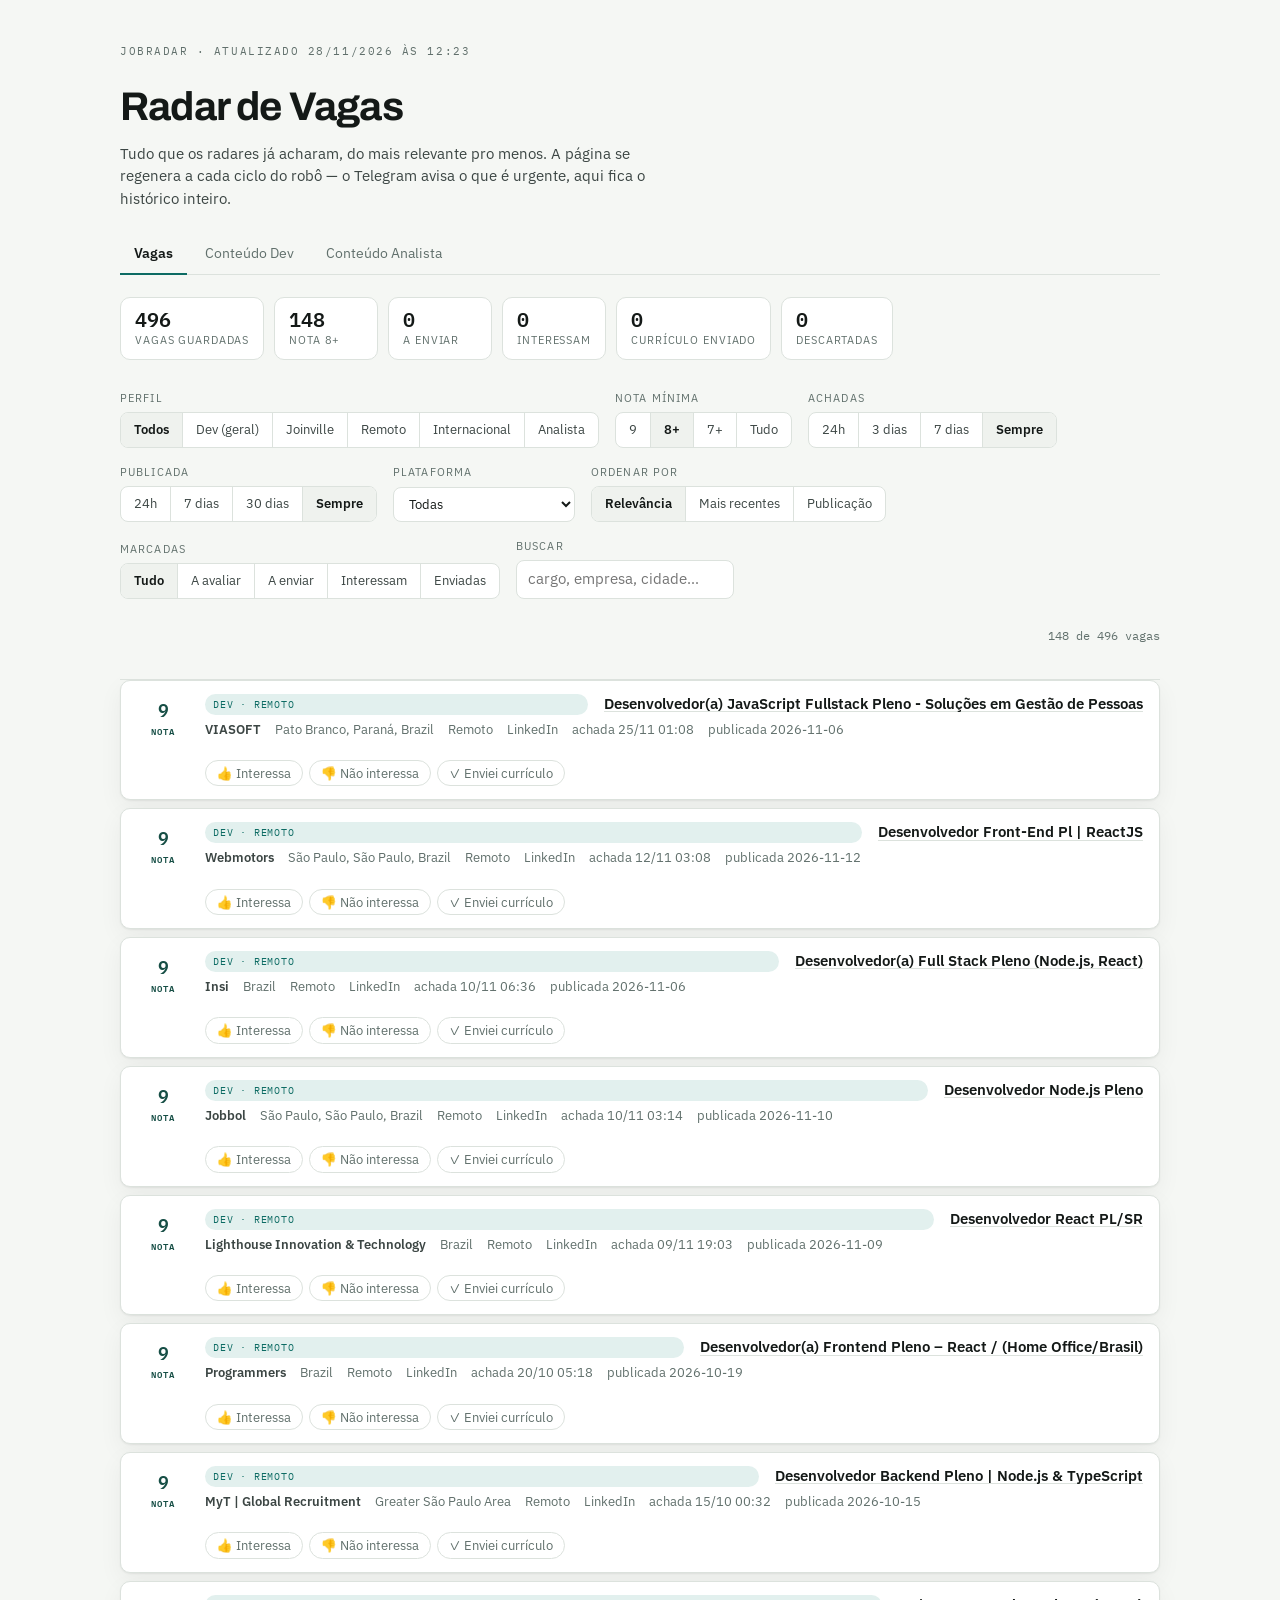
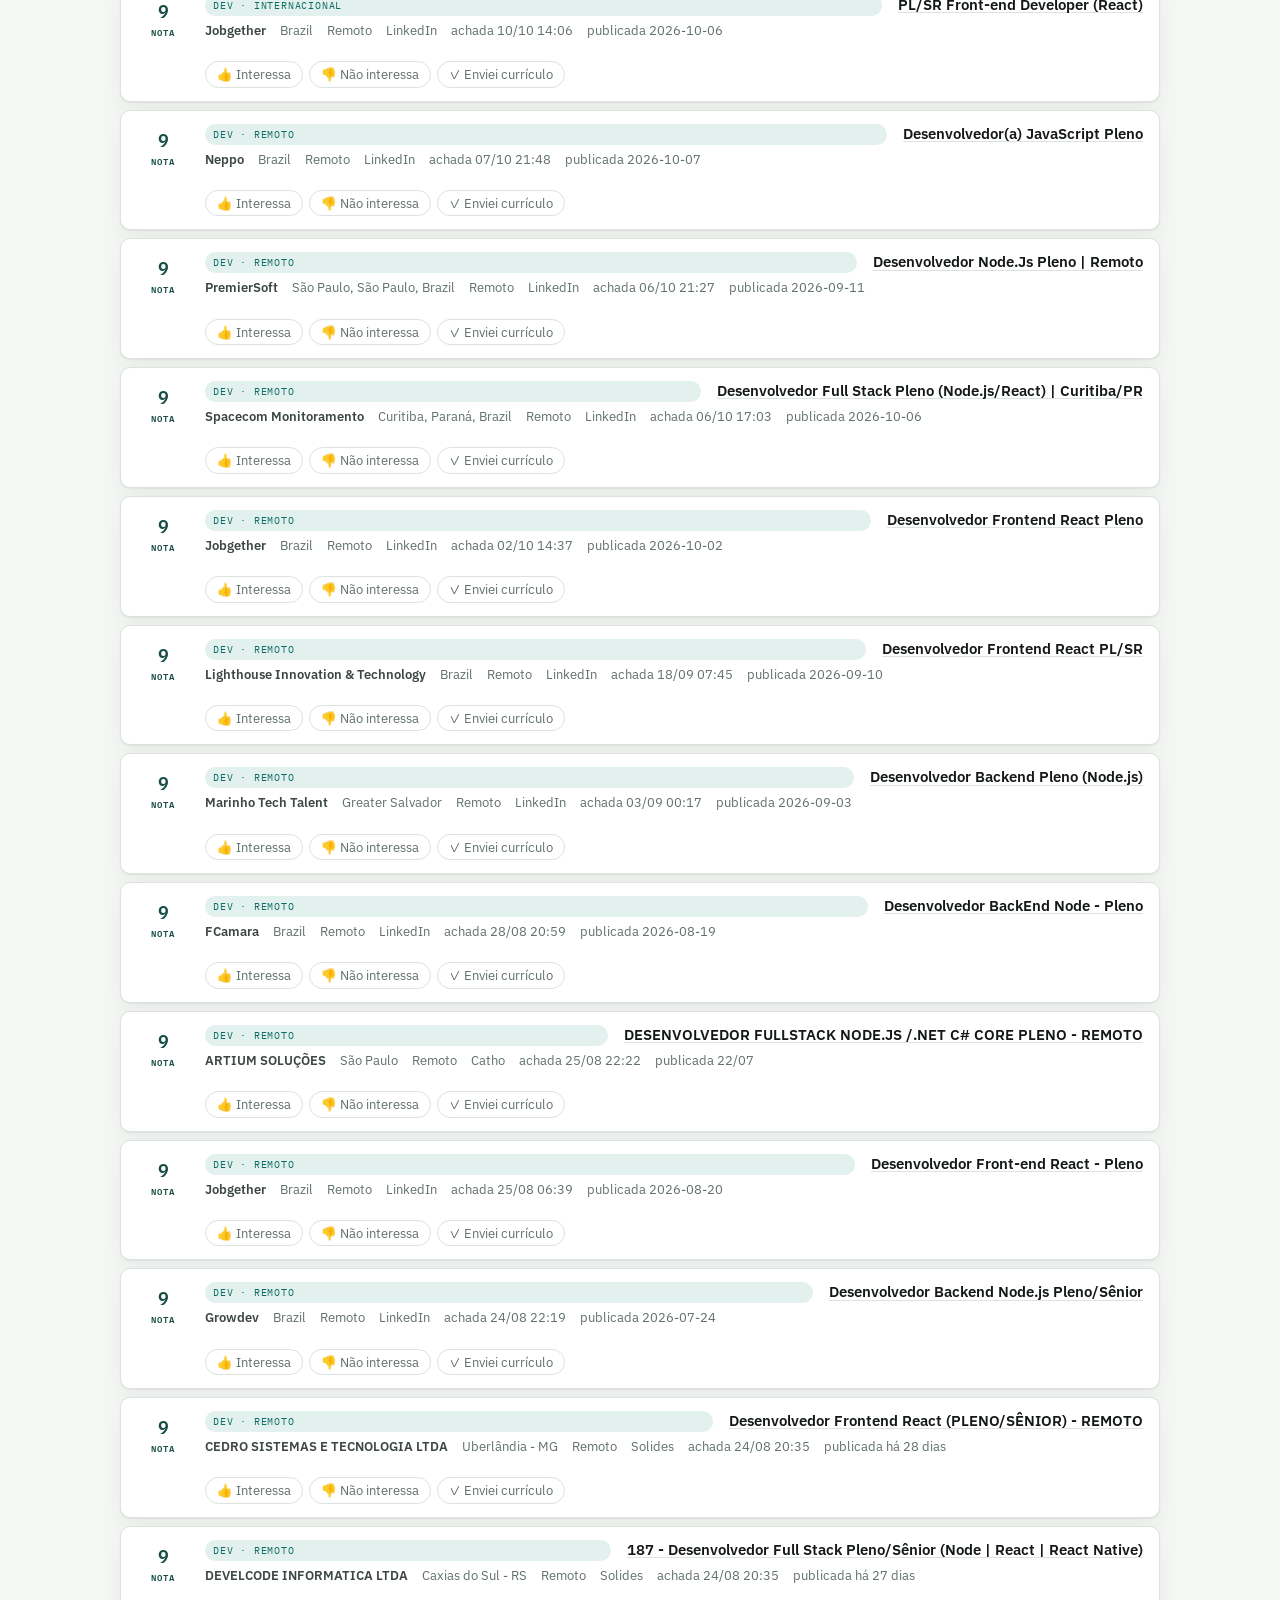
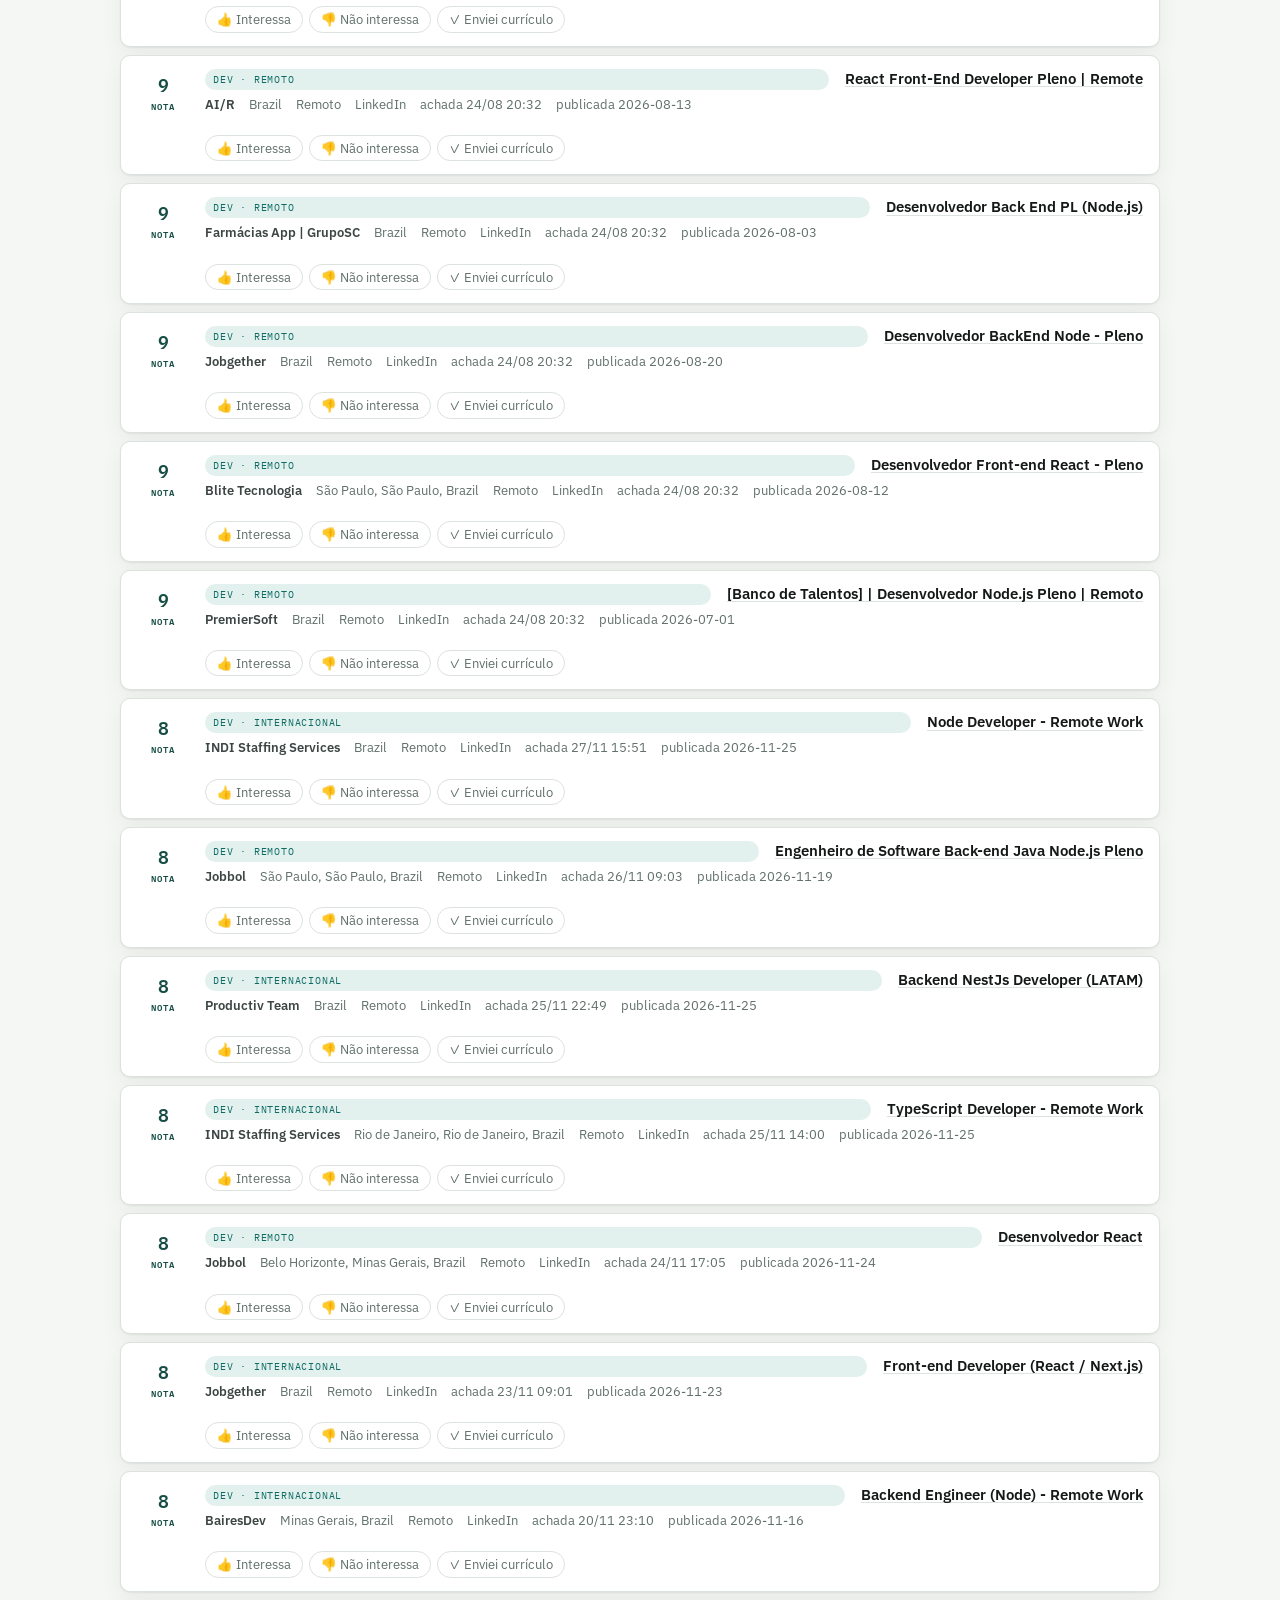
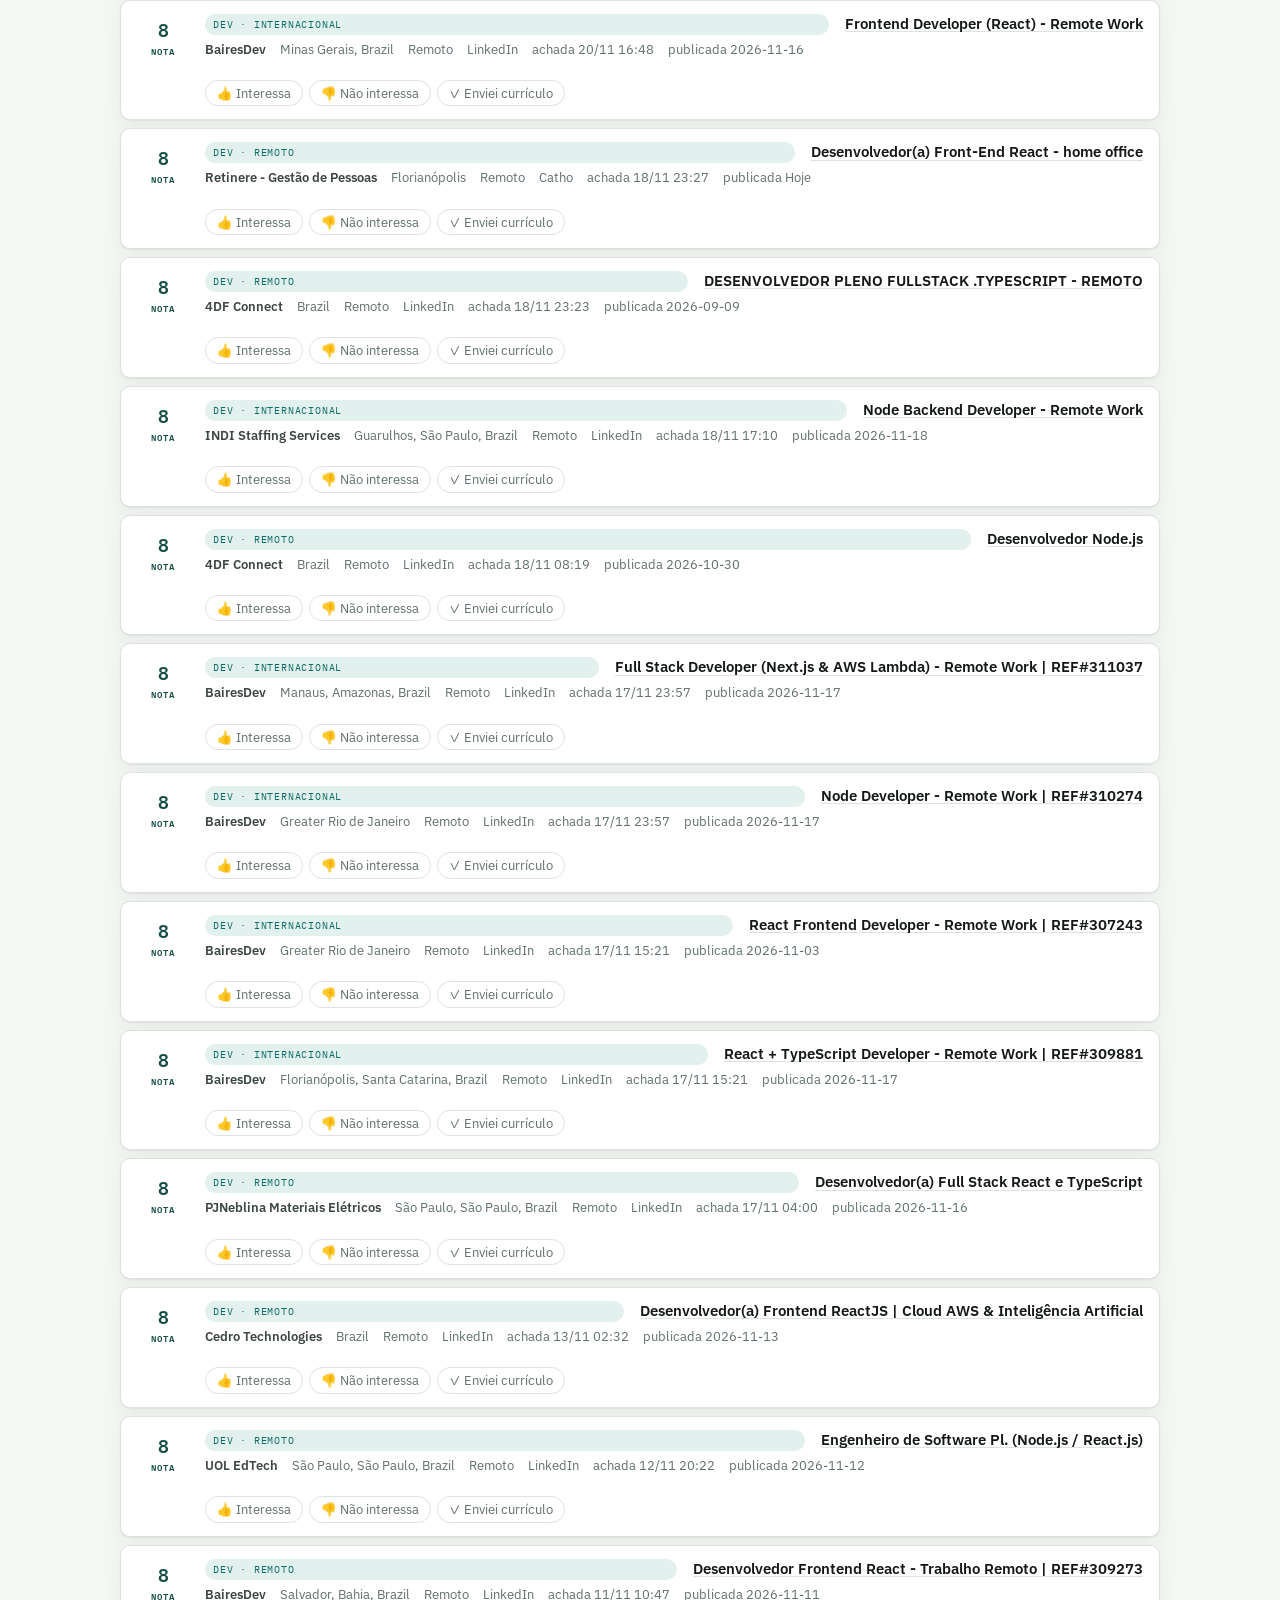
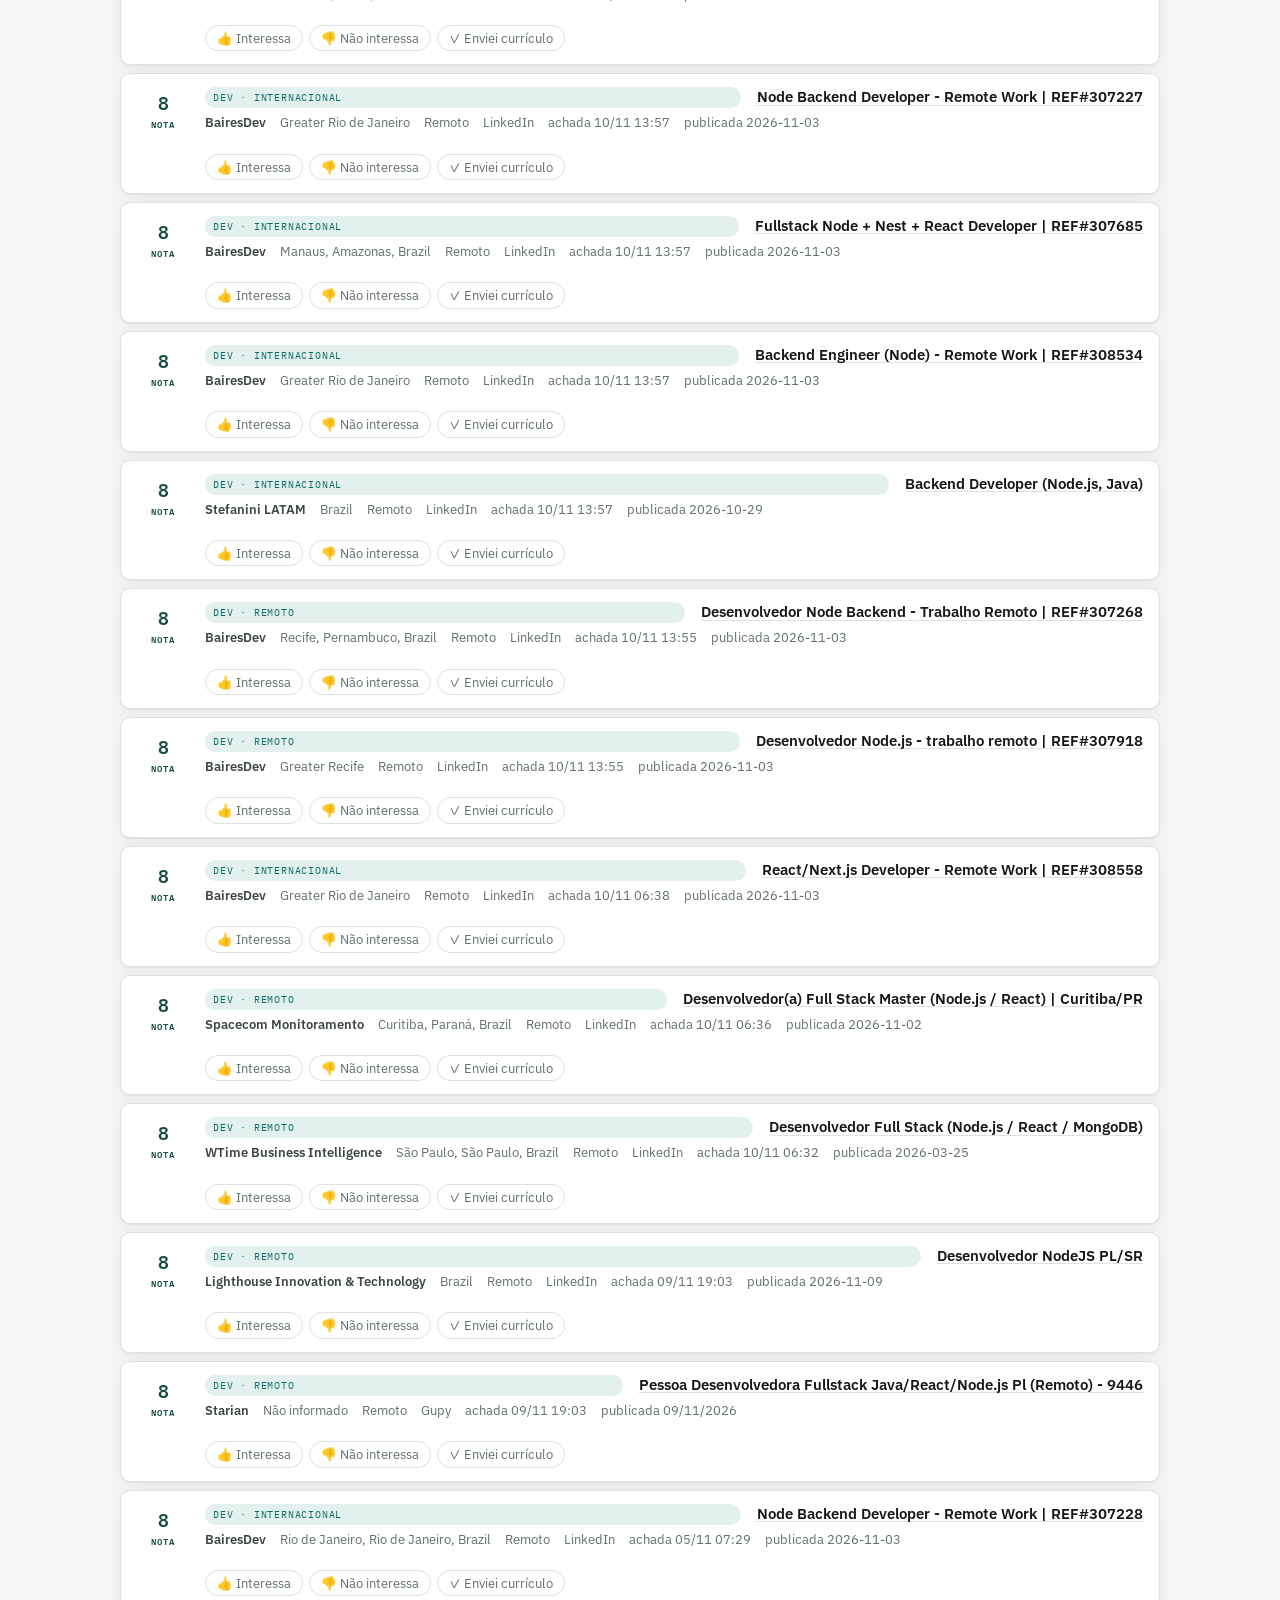
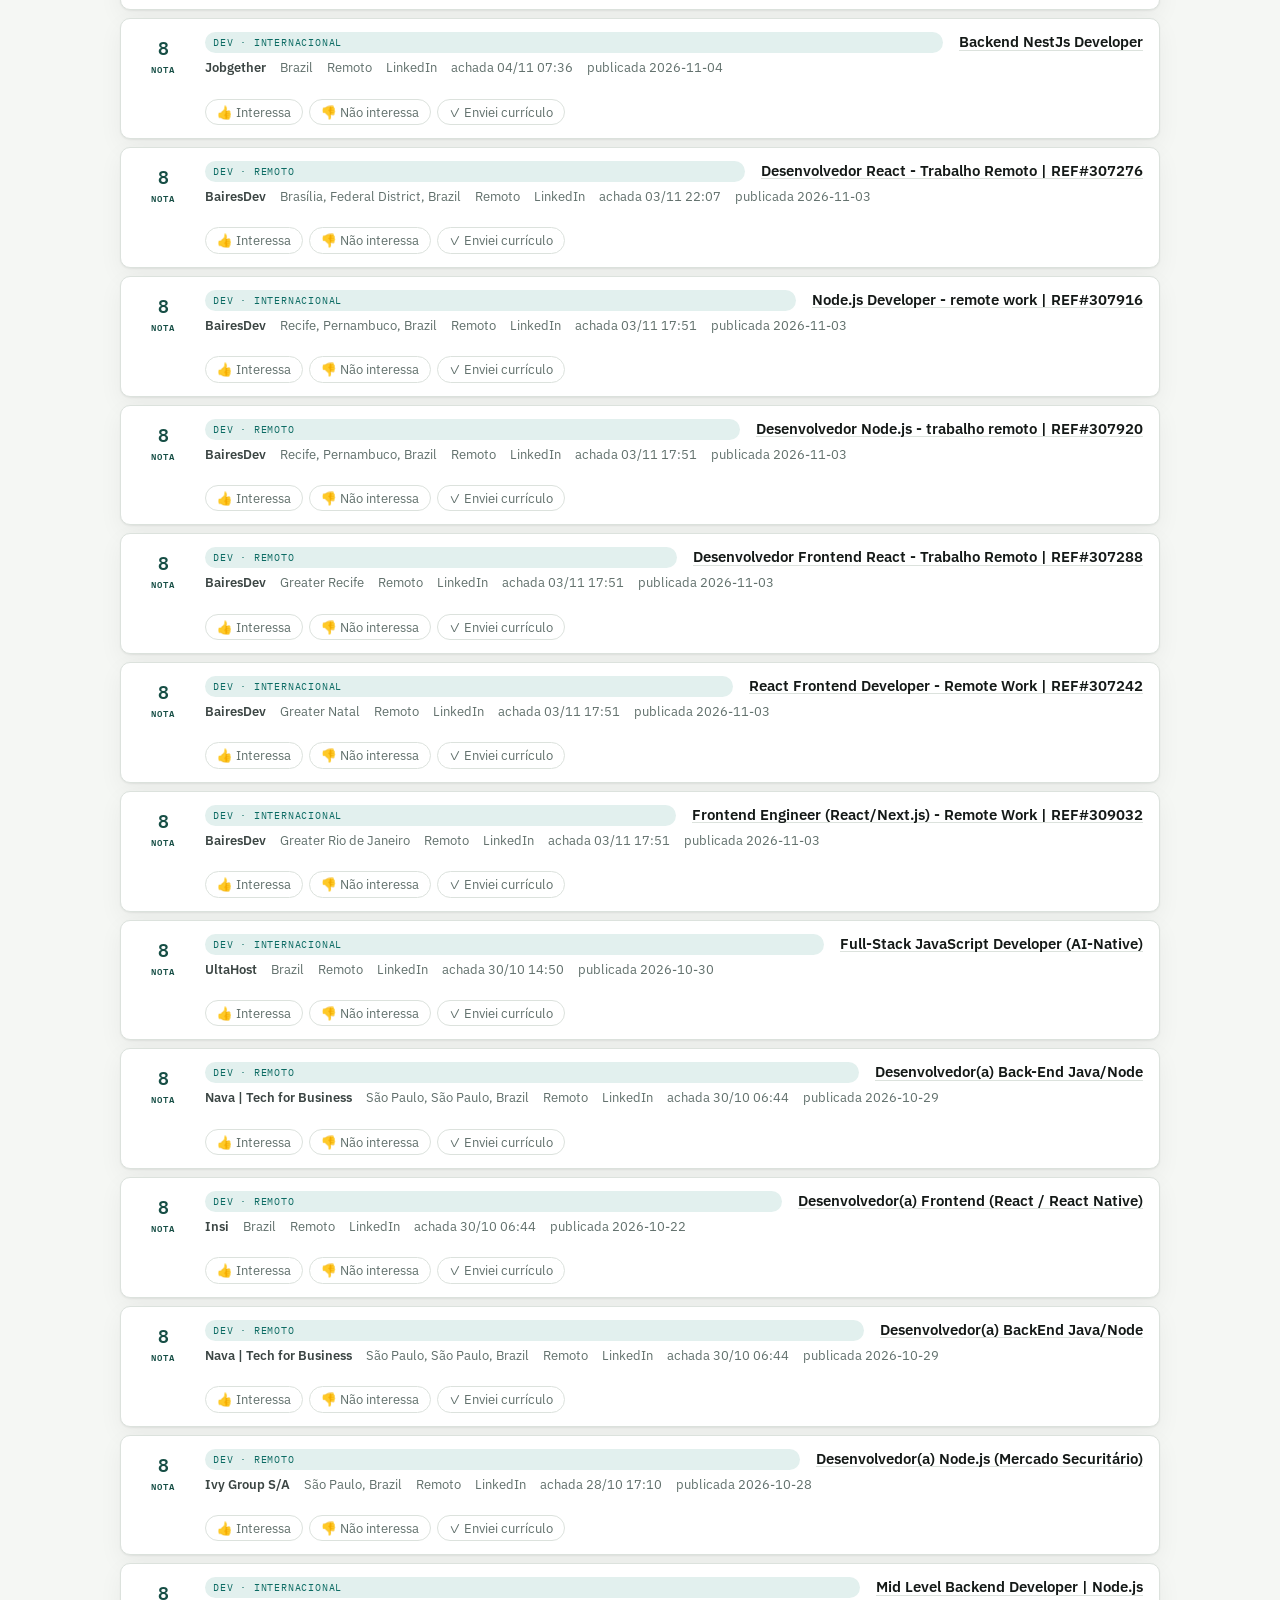
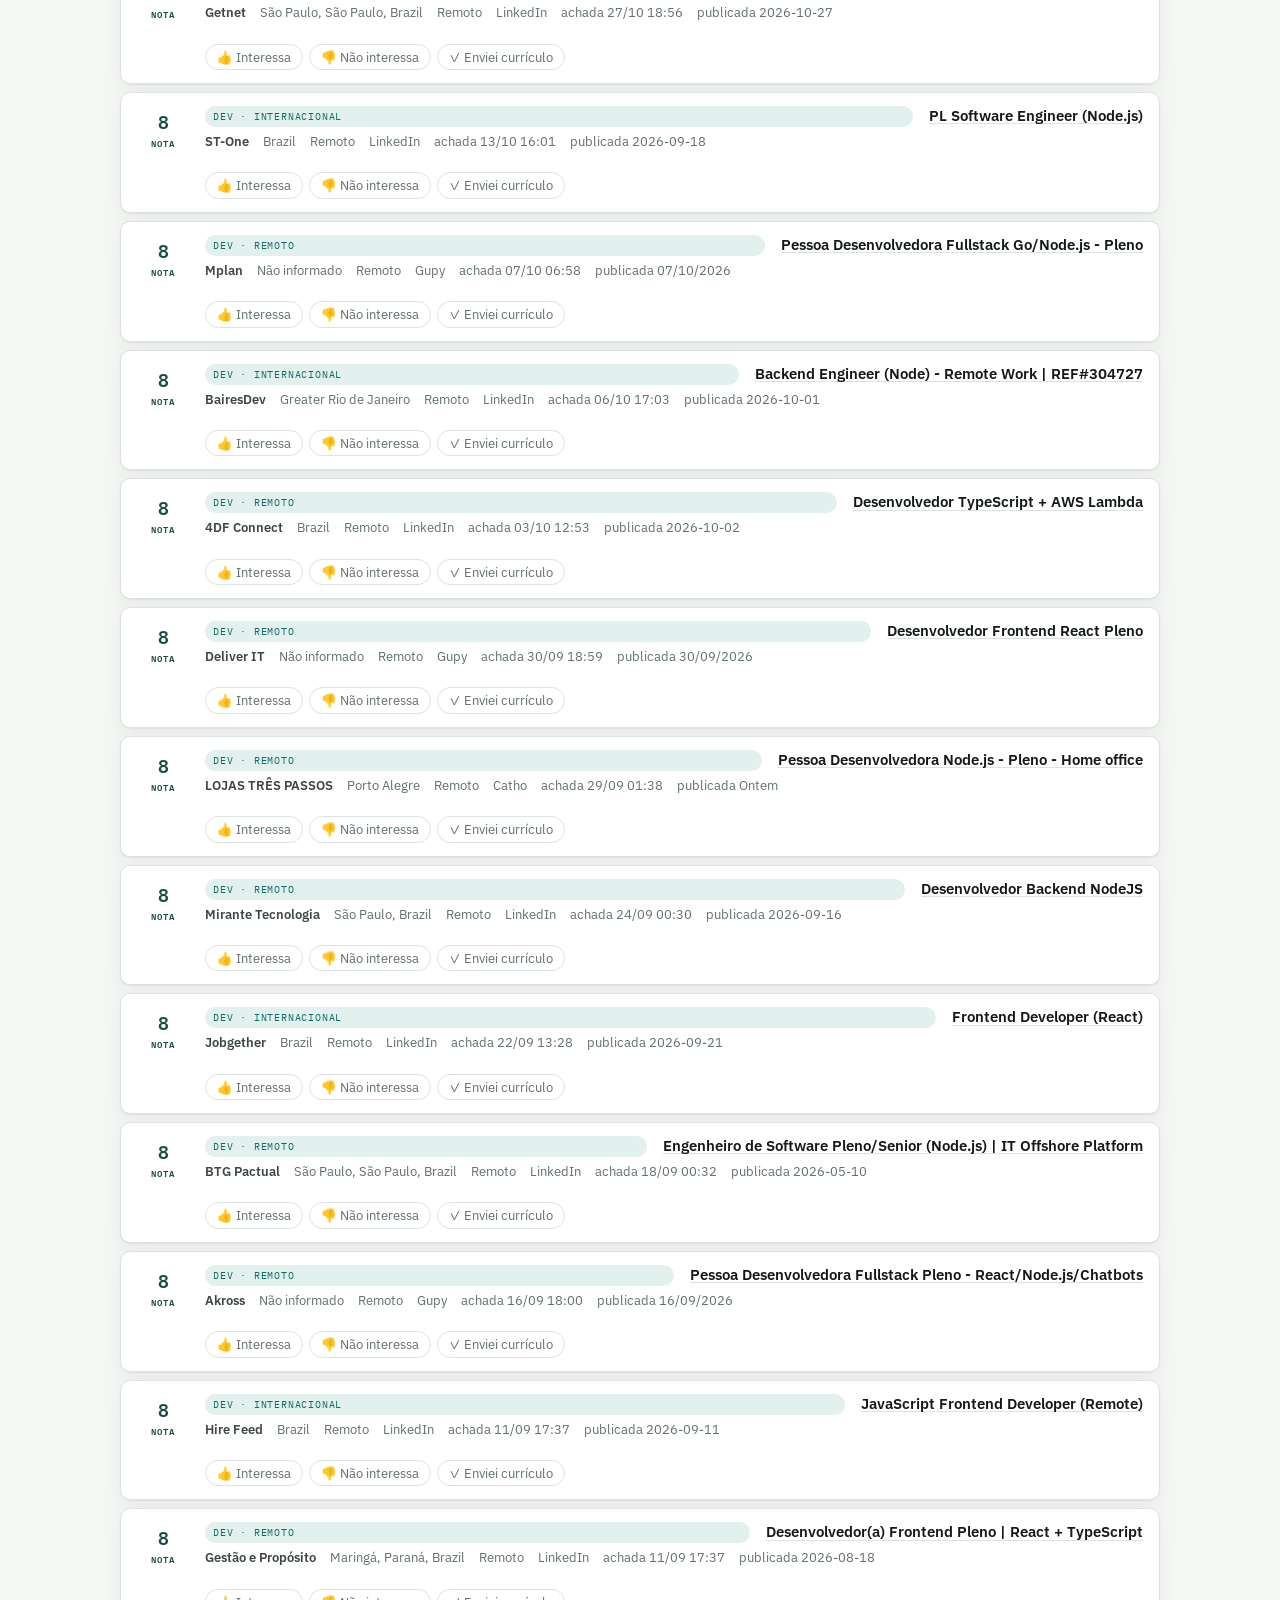
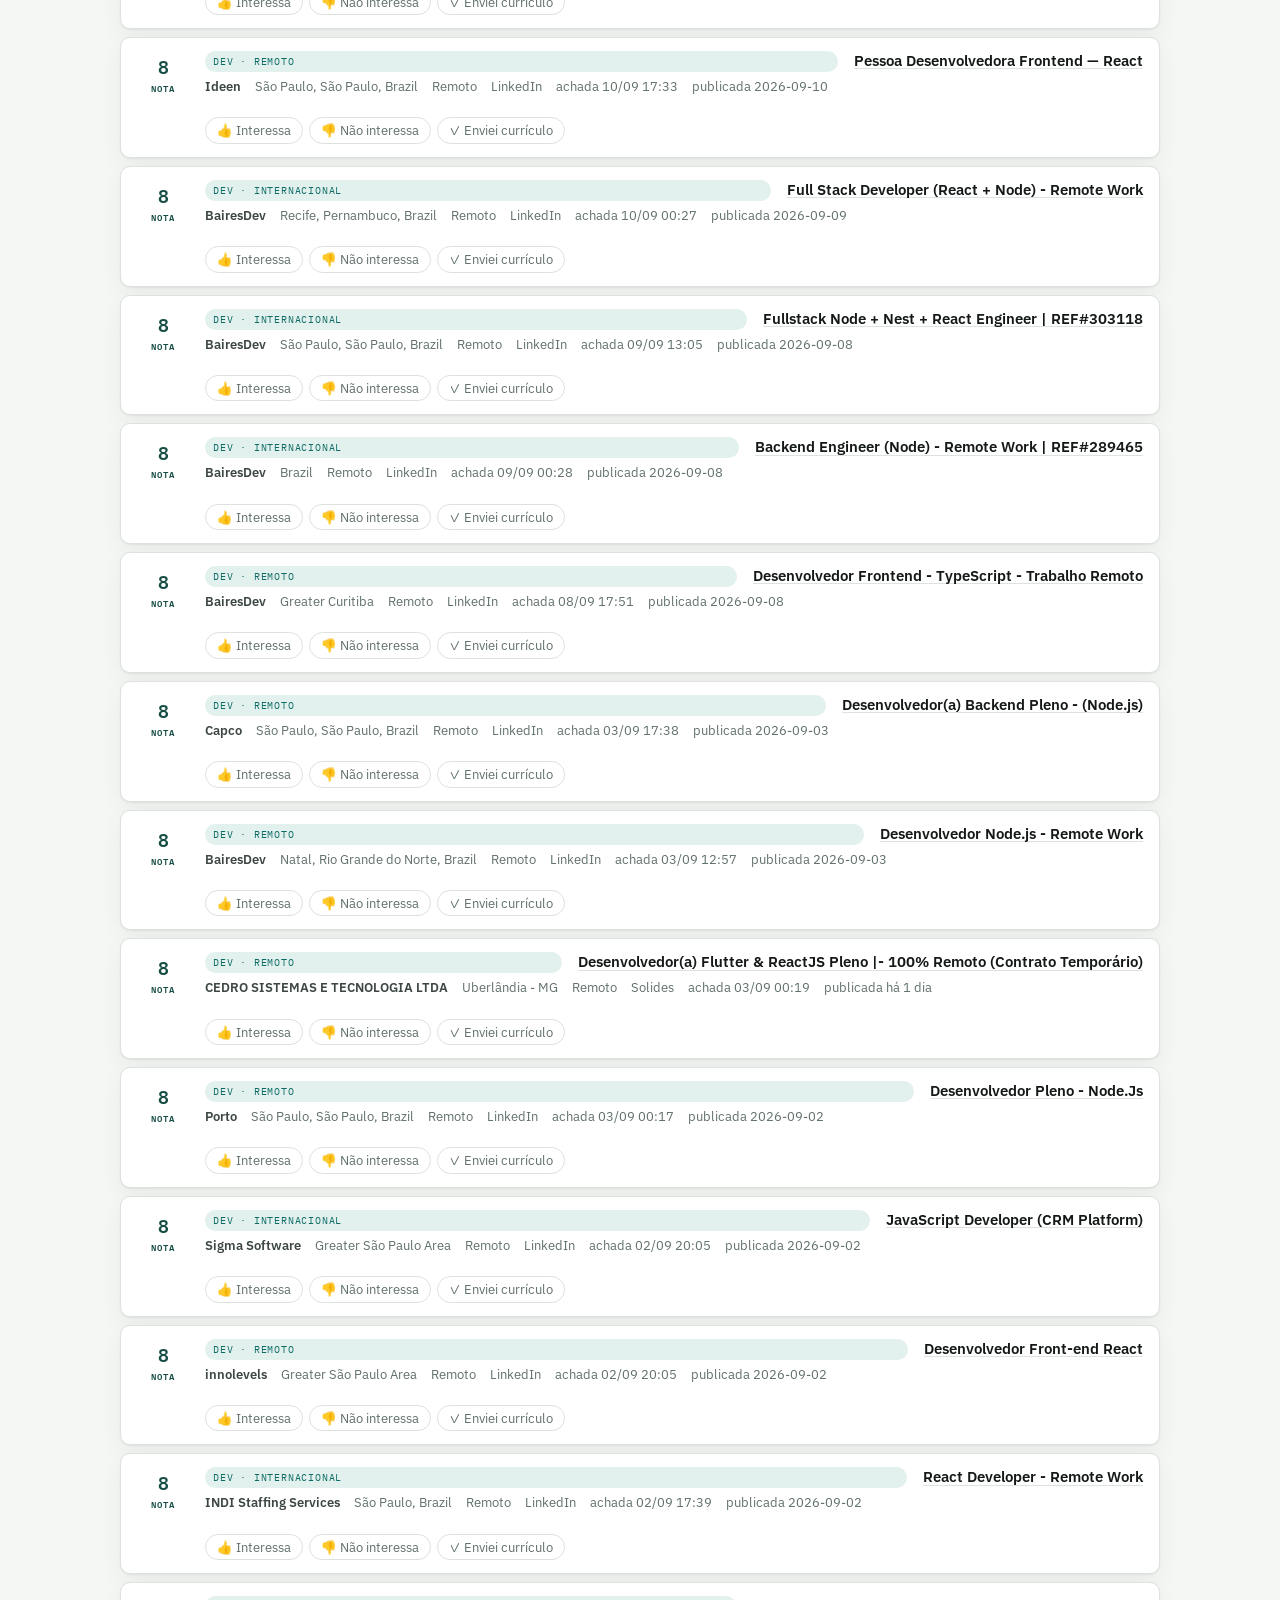
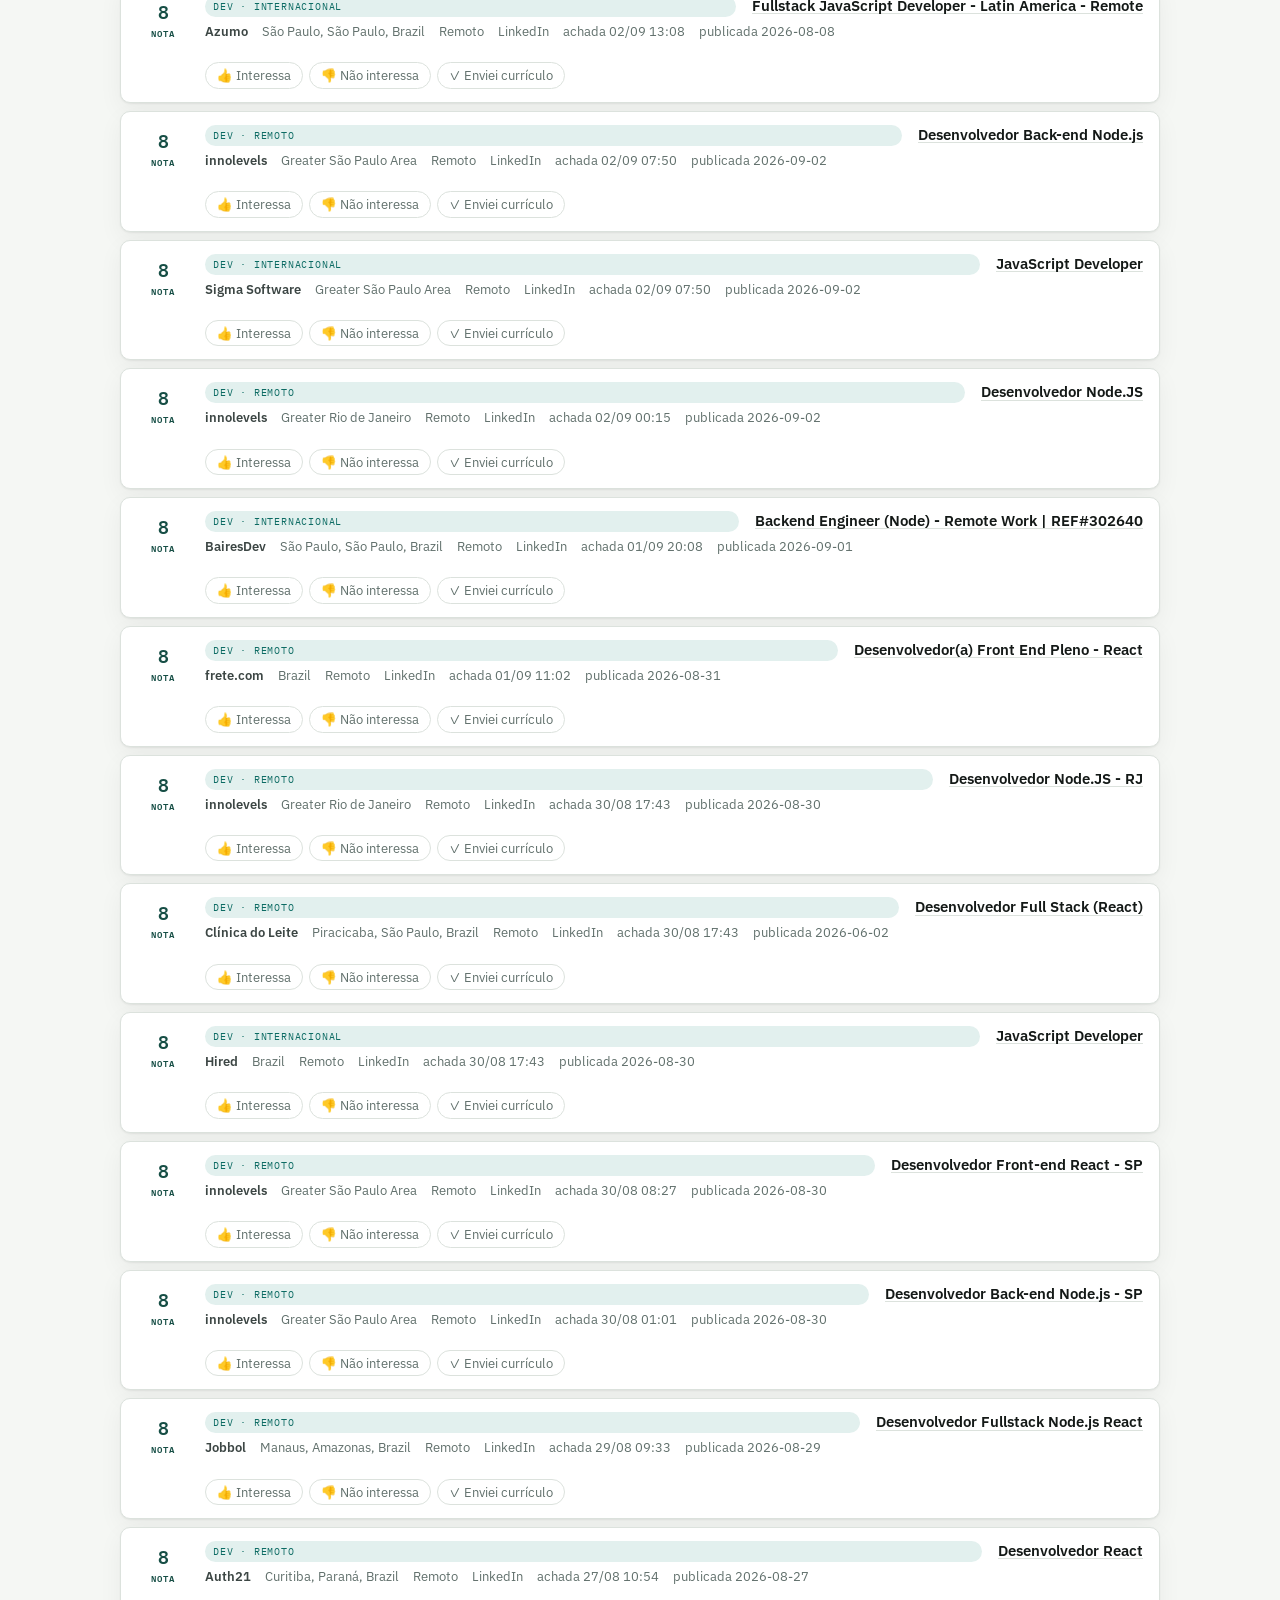
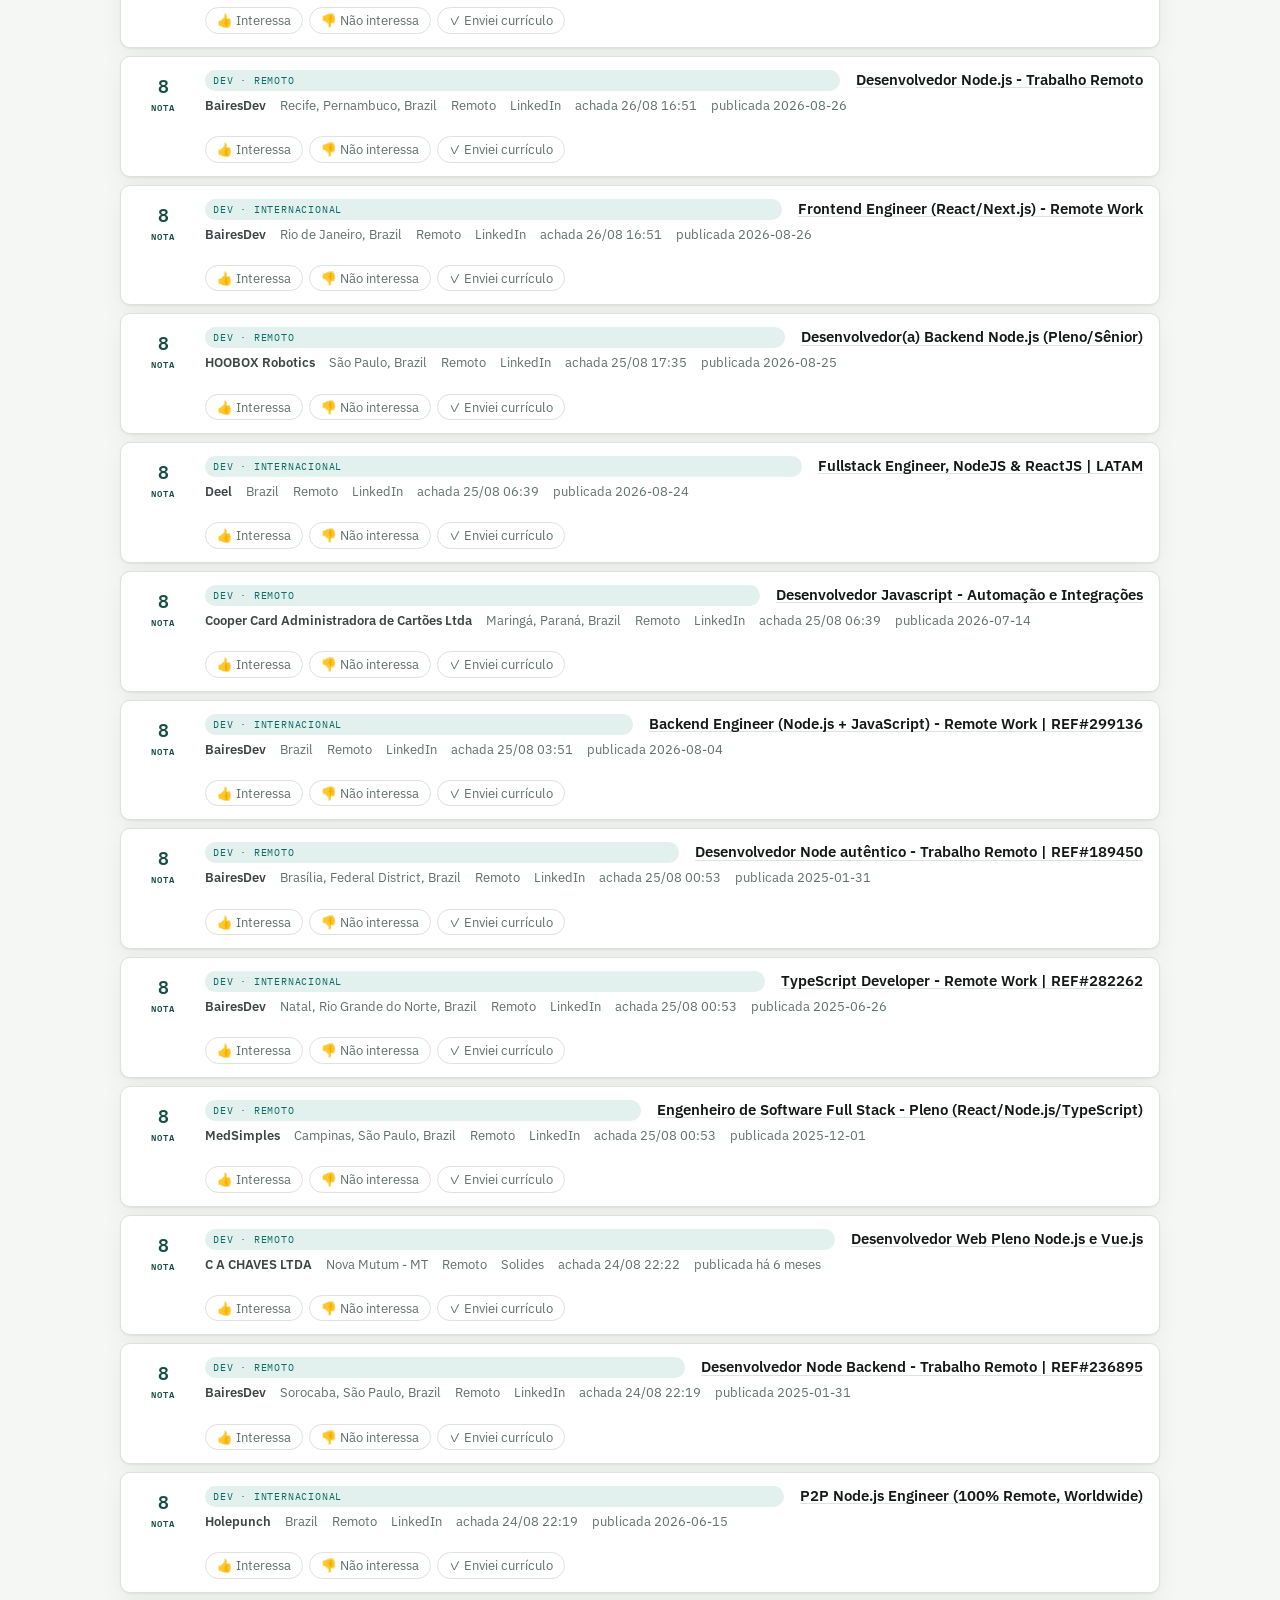
<file: docs/index.html>
<!doctype html>
<html lang="pt-BR">
<head>
<meta charset="utf-8">
<meta name="viewport" content="width=device-width, initial-scale=1">
<!-- A página é servida pelo GitHub Pages de um repositório público: quem
     tem o link entra, e não existe versão com senha fora do Enterprise.
     O que dá pra impedir é ela ser ENCONTRADA por quem não tem o link.
     noindex tira dos buscadores; noarchive impede cópia em cache; nofollow
     evita que os links de vaga daqui virem rastro pra cá. robots.txt não
     serviria: em project page o arquivo lido é o da raiz do domínio
     (brgomesz.github.io/robots.txt), fora do controle deste repositório. -->
<meta name="robots" content="noindex, nofollow, noarchive">
<meta name="referrer" content="no-referrer">
<title>Radar de Vagas</title>
<link rel="preconnect" href="https://fonts.googleapis.com">
<link rel="preconnect" href="https://fonts.gstatic.com" crossorigin>
<link rel="stylesheet" href="https://fonts.googleapis.com/css2?family=Archivo:wght@500;600;700&family=IBM+Plex+Mono:wght@400;500;600&family=IBM+Plex+Sans:wght@400;500;600&display=swap">
<style>
:root{
  --ground:#F5F7F4; --surface:#FFFFFF; --surface-2:#EFF2EE;
  --ink:#141917; --ink-2:#3C4644; --muted:#61706C; --line:#DCE2DD;
  --dev:#0C6B63; --dev-soft:#E2F0EE;
  --adm:#9A5716; --adm-soft:#F6EBDE;
  --ana:#5B3F8C; --ana-soft:#EDE7F6;
  --hot:#164E45; --shadow:0 1px 2px rgba(20,25,23,.06),0 8px 24px rgba(20,25,23,.05);
}
@media (prefers-color-scheme:dark){
  :root:not([data-theme="light"]){
    --ground:#0E1312; --surface:#161C1A; --surface-2:#1D2523;
    --ink:#E9EFEC; --ink-2:#C2CDC9; --muted:#8FA09B; --line:#27302E;
    --dev:#4FB0A5; --dev-soft:#12312D;
    --adm:#D89950; --adm-soft:#33240F;
    --ana:#B39DDB; --ana-soft:#271E38;
    --hot:#7FD4C7; --shadow:0 1px 2px rgba(0,0,0,.4),0 8px 24px rgba(0,0,0,.3);
  }
}
:root[data-theme="dark"]{
  --ground:#0E1312; --surface:#161C1A; --surface-2:#1D2523;
  --ink:#E9EFEC; --ink-2:#C2CDC9; --muted:#8FA09B; --line:#27302E;
  --dev:#4FB0A5; --dev-soft:#12312D;
  --adm:#D89950; --adm-soft:#33240F;
  --ana:#B39DDB; --ana-soft:#271E38;
  --hot:#7FD4C7; --shadow:0 1px 2px rgba(0,0,0,.4),0 8px 24px rgba(0,0,0,.3);
}
*{box-sizing:border-box}
body{
  margin:0; background:var(--ground); color:var(--ink);
  font-family:"IBM Plex Sans",system-ui,-apple-system,"Segoe UI",sans-serif;
  font-size:15px; line-height:1.5; -webkit-font-smoothing:antialiased;
}
.wrap{max-width:1080px; margin:0 auto; padding:32px 20px 72px}
header{display:flex; flex-direction:column; gap:6px; margin-bottom:24px}
.eyebrow{
  font-family:"IBM Plex Mono",ui-monospace,monospace; font-size:11px; letter-spacing:.14em;
  text-transform:uppercase; color:var(--muted);
}
h1{
  font-family:Archivo,system-ui,sans-serif; font-weight:700; font-size:clamp(28px,4.5vw,40px);
  letter-spacing:-.02em; margin:0; text-wrap:balance;
}
.sub{color:var(--ink-2); max-width:62ch; margin:0}
.stats{display:flex; flex-wrap:wrap; gap:10px; margin:22px 0 18px}
.stat{
  background:var(--surface); border:1px solid var(--line); border-radius:10px;
  padding:10px 14px; display:flex; flex-direction:column; gap:2px; min-width:104px;
}
.stat b{
  font-family:"IBM Plex Mono",monospace; font-size:20px; font-weight:600;
  font-variant-numeric:tabular-nums; line-height:1.1;
}
.stat span{font-size:11px; letter-spacing:.08em; text-transform:uppercase; color:var(--muted)}
.bar{
  position:sticky; top:0; z-index:5; background:var(--ground);
  padding:12px 0 14px; border-bottom:1px solid var(--line);
  display:flex; flex-wrap:wrap; gap:16px; align-items:flex-end;
}
.controles{display:flex; flex-wrap:wrap; gap:16px; align-items:flex-end}
/* O botão "Filtros" só existe no celular — no desktop os seis controles
   cabem na barra sem atrapalhar. */
.toggle{display:none}
.field{display:flex; flex-direction:column; gap:6px}
.field>span{font-size:11px; letter-spacing:.1em; text-transform:uppercase; color:var(--muted)}
.seg{display:flex; flex-wrap:wrap; border:1px solid var(--line); border-radius:8px; overflow:hidden; background:var(--surface)}
.seg button{
  appearance:none; border:0; background:transparent; color:var(--ink-2);
  font:inherit; font-size:13px; padding:7px 13px; cursor:pointer; white-space:nowrap;
}
.seg button+button{border-left:1px solid var(--line)}
.seg button[aria-pressed="true"]{background:var(--surface-2); color:var(--ink); font-weight:600}
.seg button:focus-visible{outline:2px solid var(--dev); outline-offset:-2px}
input[type=search]{
  font:inherit; padding:7px 11px; border-radius:8px; border:1px solid var(--line);
  background:var(--surface); color:var(--ink); min-width:210px;
}
select{
  font:inherit; font-size:13px; padding:7px 11px; border-radius:8px;
  border:1px solid var(--line); background:var(--surface); color:var(--ink);
  cursor:pointer;
}
select:focus-visible{outline:2px solid var(--dev); outline-offset:-1px}
input[type=search]:focus-visible{outline:2px solid var(--dev); outline-offset:-1px}
.count{margin-left:auto; font-family:"IBM Plex Mono",monospace; font-size:12px; color:var(--muted); padding-bottom:8px}
ol{list-style:none; margin:0; padding:0; display:flex; flex-direction:column; gap:8px}
li{
  background:var(--surface); border:1px solid var(--line); border-radius:10px;
  display:grid; grid-template-columns:52px 1fr auto; gap:0 16px; padding:13px 16px;
  align-items:start; box-shadow:var(--shadow);
}
li[hidden]{display:none}
.score{
  grid-row:1/3; font-family:"IBM Plex Mono",monospace; font-weight:600; font-size:18px;
  font-variant-numeric:tabular-nums; display:flex; flex-direction:column; align-items:center;
  gap:2px; padding-top:2px; color:var(--muted);
}
.score em{font-style:normal; font-size:9px; letter-spacing:.1em; text-transform:uppercase}
li[data-hot="1"] .score{color:var(--hot)}
.title{margin:0; font-size:15px; font-weight:600; line-height:1.35; text-wrap:balance}
.title a{color:var(--ink); text-decoration:none; background-image:linear-gradient(var(--line),var(--line));
  background-size:100% 1px; background-position:0 1.15em; background-repeat:no-repeat}
.title a:hover,.title a:focus-visible{color:var(--dev); background-image:linear-gradient(var(--dev),var(--dev))}
.meta{
  grid-column:2/4; display:flex; flex-wrap:wrap; gap:6px 14px; margin-top:5px;
  font-size:12.5px; color:var(--muted);
}
.meta b{color:var(--ink-2); font-weight:600}
.tag{
  grid-row:1; font-family:"IBM Plex Mono",monospace; font-size:10px; letter-spacing:.08em;
  text-transform:uppercase; padding:3px 8px; border-radius:999px; white-space:nowrap; align-self:start;
}
li[data-p^="dev"] .tag{background:var(--dev-soft); color:var(--dev)}
li[data-p="analista"] .tag{background:var(--ana-soft); color:var(--ana)}
.empty{padding:48px 8px; text-align:center; color:var(--muted)}
footer{margin-top:36px; padding-top:18px; border-top:1px solid var(--line); color:var(--muted); font-size:12.5px}
footer code{font-family:"IBM Plex Mono",monospace; color:var(--ink-2)}
@media (max-width:620px){
  li{grid-template-columns:44px 1fr; gap:0 12px}
  .tag{grid-column:2; grid-row:3; justify-self:start; margin-top:7px}
  .meta{grid-column:2}

  /* MEDIDO em celular: os seis controles empilhados ocupavam ~80% da tela
     e sobrava uma vaga e meia abaixo da dobra. No celular a barra vira um
     painel recolhido: fechada, ela é uma linha só (botão + contador) e a
     lista começa logo abaixo. */
  /* Antes da barra virar painel, o topo já gastava metade da tela: título
     grande, parágrafo de três linhas e seis cartões de número em três
     fileiras. No celular a página é ferramenta, não apresentação — o
     parágrafo sai e os números viram uma fileira só, que rola. */
  .wrap{padding:18px 16px 56px}
  header{gap:3px; margin-bottom:14px}
  .eyebrow{font-size:10px}
  .sub{display:none}
  .stats{flex-wrap:nowrap; overflow-x:auto; scrollbar-width:none; margin:0 0 12px; gap:8px}
  .stats::-webkit-scrollbar{display:none}
  .stat{flex:0 0 auto; min-width:0; padding:8px 12px; gap:1px}
  .stat b{font-size:17px}
  .stat span{font-size:10px}

  .bar{padding:10px 0; gap:10px; align-items:center}
  .toggle{
    display:inline-flex; align-items:center; gap:7px; appearance:none;
    font:inherit; font-size:13px; cursor:pointer; padding:8px 13px;
    border:1px solid var(--line); border-radius:8px;
    background:var(--surface); color:var(--ink-2);
  }
  .toggle::after{content:"▾"; font-size:11px; color:var(--muted)}
  .bar.aberta .toggle::after{content:"▴"}
  .toggle:focus-visible{outline:2px solid var(--dev); outline-offset:1px}
  .badge{
    background:var(--dev); color:var(--surface); border-radius:999px;
    font-size:11px; font-weight:600; min-width:17px; height:17px;
    display:inline-flex; align-items:center; justify-content:center; padding:0 5px;
  }
  /* Sem isto o badge aparece com "0": o atributo hidden do HTML vale
     display:none, mas a regra de classe acima é mais específica e ganha.
     Pego num print de celular, não pelo teste — o teste só perguntava se
     o elemento tinha o atributo, não se ele sumia da tela. */
  .badge[hidden]{display:none}
  .controles{display:none; width:100%; flex-direction:column; gap:11px}
  .bar.aberta .controles{display:flex}

  /* Cada grupo rola na horizontal em vez de quebrar linha: "Marcadas" tem
     cinco botões e sozinho comia duas linhas da tela. */
  .seg{flex-wrap:nowrap; overflow-x:auto; scrollbar-width:none}
  .seg::-webkit-scrollbar{display:none}
  .seg button{padding:7px 12px; font-size:13px}
  .field>span{font-size:10px}
  input[type=search]{width:100%; min-width:0}
  select{width:100%}
  .count{margin-left:auto; padding-bottom:0; white-space:nowrap}
  .limpar{width:100%; align-self:stretch}
  .marcas{gap:5px}
  .marca{padding:7px 10px; font-size:12px}
}
/* Marcações do usuário (👍 / 👎 / enviei) — ver ESTADO em script.
   Ficam no localStorage do navegador, chaveadas pelo LINK da vaga: o link é
   o que sobrevive à regeneração da página a cada ciclo (id de banco não
   aparece no HTML, e título/empresa mudam de grafia entre fontes). */
.marcas{grid-column:2/4; display:flex; gap:6px; align-items:center; margin-top:9px; flex-wrap:wrap}
.marca{
  appearance:none; font:inherit; font-size:12.5px; line-height:1; cursor:pointer;
  border:1px solid var(--line); background:var(--surface); color:var(--muted);
  border-radius:999px; padding:6px 11px; display:inline-flex; align-items:center; gap:6px;
}
.marca:hover{border-color:var(--muted); color:var(--ink-2)}
.marca:focus-visible{outline:2px solid var(--dev); outline-offset:1px}
.marca[aria-pressed="true"]{font-weight:600}
.marca.sim[aria-pressed="true"]{background:var(--dev-soft); border-color:var(--dev); color:var(--dev)}
.marca.nao[aria-pressed="true"]{background:var(--surface-2); border-color:var(--muted); color:var(--ink-2)}
.marca.enviei[aria-pressed="true"]{background:var(--adm-soft); border-color:var(--adm); color:var(--adm)}
/* Descartada continua na lista, mas recuada: some com um filtro, não com
   um delete — mudar de ideia sobre uma vaga é comum. */
li[data-interesse="nao"]{opacity:.5}
li[data-interesse="nao"]:hover,li[data-interesse="nao"]:focus-within{opacity:1}
li[data-interesse="sim"]{border-color:var(--dev)}
li[data-enviei="1"]{border-left:3px solid var(--adm); padding-left:14px}
@media (max-width:620px){ .marcas{grid-column:2} }
.limpar{
  appearance:none; font:inherit; font-size:12.5px; cursor:pointer; align-self:flex-end;
  border:1px solid var(--line); background:var(--surface); color:var(--muted);
  border-radius:8px; padding:7px 12px; margin-bottom:1px;
}
.limpar:hover{border-color:var(--muted); color:var(--ink-2)}
.limpar:focus-visible{outline:2px solid var(--dev); outline-offset:1px}
/* Abas: "Vagas" (a lista de sempre) e "Conteúdo Dev"/"Conteúdo Analista"
   (texto inteiro dos anúncios, pra levar pra uma análise). */
.subperfis{margin:0 0 14px}
.subperfis[hidden]{display:none}
.abas{display:flex; gap:4px; border-bottom:1px solid var(--line); margin:0 0 18px}
.abas button{
  appearance:none; border:0; background:transparent; font:inherit; font-size:14px;
  color:var(--muted); padding:9px 14px; cursor:pointer; border-bottom:2px solid transparent;
  margin-bottom:-1px;
}
.abas button[aria-selected="true"]{color:var(--ink); font-weight:600; border-bottom-color:var(--dev)}
.abas button:focus-visible{outline:2px solid var(--dev); outline-offset:-2px}
.acoes{display:flex; flex-wrap:wrap; gap:10px; align-items:center; margin:0 0 14px}
.btn{
  appearance:none; font:inherit; font-size:13px; cursor:pointer; text-decoration:none;
  border:1px solid var(--line); background:var(--surface); color:var(--ink-2);
  border-radius:8px; padding:8px 13px; display:inline-flex; align-items:center; gap:6px;
}
.btn:hover{border-color:var(--muted); color:var(--ink)}
.btn:focus-visible{outline:2px solid var(--dev); outline-offset:1px}
.btn.principal{background:var(--dev); border-color:var(--dev); color:var(--surface); font-weight:600}
.btn.principal:hover{color:var(--surface); opacity:.92}
.aviso{font-size:12.5px; color:var(--muted)}
.anuncios{display:flex; flex-direction:column; gap:8px}
.anuncio{background:var(--surface); border:1px solid var(--line); border-radius:10px; box-shadow:var(--shadow)}
.anuncio[hidden]{display:none}
.anuncio summary{cursor:pointer; padding:12px 16px; list-style:none; display:flex; flex-direction:column; gap:3px}
.anuncio summary::-webkit-details-marker{display:none}
.anuncio summary b{font-size:15px; font-weight:600; line-height:1.35}
.anuncio summary span{font-size:12.5px; color:var(--muted)}
.anuncio summary:focus-visible{outline:2px solid var(--dev); outline-offset:-2px; border-radius:10px}
.anuncio[open] summary{border-bottom:1px solid var(--line)}
.anuncio .corpo{padding:12px 16px 16px; font-size:14px; color:var(--ink-2); white-space:pre-wrap; overflow-wrap:anywhere}
.anuncio .corpo a{color:var(--dev)}
@media (max-width:620px){
  .acoes .btn{flex:1 1 auto; justify-content:center}
  #buscaConteudo{width:100%}
}
@media (prefers-reduced-motion:reduce){*{animation:none!important; transition:none!important}}
</style>
</head>
<body>
<div class="wrap">
<header>
  <p class="eyebrow">JobRadar &middot; atualizado 28/11/2026 às 12:23</p>
  <h1>Radar de Vagas</h1>
  <p class="sub">Tudo que os radares já acharam, do mais relevante pro menos. A página se regenera a cada ciclo do robô — o Telegram avisa o que é urgente, aqui fica o histórico inteiro.</p>
</header>

<nav class="abas" role="tablist" aria-label="Seções">
  <button type="button" role="tab" id="tabVagas" aria-controls="abaVagas" aria-selected="true">Vagas</button>
  <button type="button" role="tab" id="tabConteudoDev" data-perfil="dev" aria-controls="abaConteudo" aria-selected="false">Conteúdo Dev</button>
  <button type="button" role="tab" id="tabConteudoAnalista" data-perfil="analista" aria-controls="abaConteudo" aria-selected="false">Conteúdo Analista</button>
</nav>

<section id="abaVagas" role="tabpanel" aria-labelledby="tabVagas">
<div class="stats" id="stats"></div>

<div class="bar" id="bar">
  <button type="button" class="toggle" id="toggleFiltros" aria-expanded="false">
    Filtros<span class="badge" id="badge" hidden></span>
  </button>
  <div class="controles" id="controles">
  <label class="field"><span>Perfil</span>
    <span class="seg" id="segPerfil">
      <button type="button" data-v="todos">Todos</button>
      <button type="button" data-v="dev">Dev (geral)</button>
      <button type="button" data-v="dev-joinville">Joinville</button>
      <button type="button" data-v="dev-remoto">Remoto</button>
      <button type="button" data-v="dev-intl">Internacional</button>
      <button type="button" data-v="analista">Analista</button>
    </span>
  </label>
  <label class="field"><span>Nota mínima</span>
    <span class="seg" id="segNota">
      <button type="button" data-v="9">9</button>
      <button type="button" data-v="8">8+</button>
      <button type="button" data-v="7">7+</button>
      <button type="button" data-v="0">Tudo</button>
    </span>
  </label>
  <label class="field"><span>Achadas</span>
    <span class="seg" id="segPeriodo">
      <button type="button" data-v="1">24h</button>
      <button type="button" data-v="3">3 dias</button>
      <button type="button" data-v="7">7 dias</button>
      <button type="button" data-v="0">Sempre</button>
    </span>
  </label>
  <label class="field"><span>Publicada</span>
    <span class="seg" id="segPublicada">
      <button type="button" data-v="1">24h</button>
      <button type="button" data-v="7">7 dias</button>
      <button type="button" data-v="30">30 dias</button>
      <button type="button" data-v="0">Sempre</button>
    </span>
  </label>
  <label class="field"><span>Plataforma</span>
    <select id="selPlataforma">
      <option value="todas">Todas</option>
    </select>
  </label>
  <label class="field"><span>Ordenar por</span>
    <span class="seg" id="segOrdem">
      <button type="button" data-v="relevancia">Relevância</button>
      <button type="button" data-v="recentes">Mais recentes</button>
      <button type="button" data-v="publicacao">Publicação</button>
    </span>
  </label>
  <label class="field"><span>Marcadas</span>
    <span class="seg" id="segMarca">
      <button type="button" data-v="tudo">Tudo</button>
      <button type="button" data-v="pendente">A avaliar</button>
      <button type="button" data-v="a-enviar">A enviar</button>
      <button type="button" data-v="sim">Interessam</button>
      <button type="button" data-v="enviei">Enviadas</button>
    </span>
  </label>
  <label class="field"><span>Buscar</span>
    <input type="search" id="busca" placeholder="cargo, empresa, cidade…" autocomplete="off">
  </label>
  </div>
  <p class="count" id="count"></p>
  <button type="button" id="limpar" class="limpar" hidden>Limpar filtros</button>
</div>

<ol id="lista"></ol>
<p class="empty" id="vazio" hidden>Nenhuma vaga com esses filtros. Tente ampliar o período ou baixar a nota mínima.</p>
</section>

<section id="abaConteudo" role="tabpanel" hidden>
  <!-- Só na família dev: o perfil original (Geral = tudo) e os três que o
       dividem. Cada opção carrega o próprio conteudo-<perfil>.txt. -->
  <div class="field subperfis" id="subperfisDev" hidden>
    <span>Perfil</span>
    <span class="seg" id="segConteudoDev">
      <button type="button" data-v="dev" title="O perfil dev atual: tudo junto (Joinville + remoto + internacional)">Geral</button>
      <button type="button" data-v="dev-joinville" title="Presencial ou híbrido, só em Joinville">Joinville</button>
      <button type="button" data-v="dev-remoto" title="Remoto, empresa brasileira">Remoto</button>
      <button type="button" data-v="dev-intl" title="Remoto, vaga em inglês / empresa de fora">Internacional</button>
    </span>
  </div>
  <p class="sub">O anúncio inteiro de cada vaga <span id="nomeConteudo">Dev</span> que o radar guardou — descrição, requisitos, diferenciais, benefícios — num texto corrido só, pronto pra colar numa IA e ver o que o mercado está pedindo. O robô abre os anúncios aos poucos, a cada ciclo, então o histórico antigo vai entrando ao longo dos próximos dias.</p>
  <div class="stats" id="statsConteudo"></div>
  <div class="acoes">
    <button type="button" class="btn principal" id="copiarConteudo" disabled>Copiar tudo</button>
    <a class="btn" id="baixarConteudo" href="conteudo-dev.txt" download="conteudo-vagas-dev.txt">Baixar .txt</a>
    <a class="btn" id="abrirConteudo" href="conteudo-dev.txt" target="_blank" rel="noopener">Abrir o arquivo</a>
    <input type="search" id="buscaConteudo" placeholder="filtrar: node, aws, inglês…" autocomplete="off">
    <span class="aviso" id="avisoConteudo" role="status"></span>
  </div>
  <div class="anuncios" id="anuncios"></div>
  <p class="empty" id="vazioConteudo" hidden></p>
</section>

<footer>
  <p>Nota 9 é o teto da escala: cargo forte + ferramenta no título + nível declarado + mercado confirmado. O que derruba a nota quase sempre é o anúncio incompleto, não a vaga ruim — “Remoto” sem dizer o país custa 1 ponto, título sem o nível custa 1.</p>
  <p>Fonte: <code>data/jobs.db</code>, versionado no repositório. Links vão direto para o anúncio original — alguns podem já ter sido preenchidos.</p>
  <p>As marcações (👍 / 👎 / enviei) ficam guardadas <b>neste navegador</b> e sobrevivem à regeneração da página. Não sincronizam com outro aparelho nem com o Telegram.</p>
</footer>
</div>

<script>
const VAGAS = [{"t": "Desenvolvedor(a) JavaScript Fullstack Pleno - Soluções em Gestão de Pessoas", "e": "VIASOFT", "l": "Pato Branco, Paraná, Brazil", "u": "https://br.linkedin.com/jobs/view/desenvolvedor-a-javascript-fullstack-pleno-solu%C3%A7%C3%B5es-em-gest%C3%A3o-de-pessoas-at-viasoft-4488451021", "s": "LinkedIn", "r": 9, "p": "dev-remoto", "m": "Remoto", "d": "25/11 01:08", "ts": 1795579689, "pub": "2026-11-06", "pts": 1793923200}, {"t": "Desenvolvedor Front-End Pl | ReactJS", "e": "Webmotors", "l": "São Paulo, São Paulo, Brazil", "u": "https://br.linkedin.com/jobs/view/desenvolvedor-front-end-pl-reactjs-at-webmotors-4489048922", "s": "LinkedIn", "r": 9, "p": "dev-remoto", "m": "Remoto", "d": "12/11 03:08", "ts": 1794463698, "pub": "2026-11-12", "pts": 1794441600}, {"t": "Desenvolvedor(a) Full Stack Pleno (Node.js, React)", "e": "Insi", "l": "Brazil", "u": "https://br.linkedin.com/jobs/view/desenvolvedor-a-full-stack-pleno-node-js-react-at-insi-4486298226", "s": "LinkedIn", "r": 9, "p": "dev-remoto", "m": "Remoto", "d": "10/11 06:36", "ts": 1794303408, "pub": "2026-11-06", "pts": 1793923200}, {"t": "Desenvolvedor Node.js Pleno", "e": "Jobbol", "l": "São Paulo, São Paulo, Brazil", "u": "https://br.linkedin.com/jobs/view/desenvolvedor-node-js-pleno-at-jobbol-4489407582", "s": "LinkedIn", "r": 9, "p": "dev-remoto", "m": "Remoto", "d": "10/11 03:14", "ts": 1794291291, "pub": "2026-11-10", "pts": 1794268800}, {"t": "Desenvolvedor React PL/SR", "e": "Lighthouse Innovation & Technology", "l": "Brazil", "u": "https://br.linkedin.com/jobs/view/desenvolvedor-react-pl-sr-at-lighthouse-innovation-technology-4487948614", "s": "LinkedIn", "r": 9, "p": "dev-remoto", "m": "Remoto", "d": "09/11 19:03", "ts": 1794261816, "pub": "2026-11-09", "pts": 1794182400}, {"t": "Desenvolvedor(a) Frontend Pleno – React / (Home Office/Brasil)", "e": "Programmers", "l": "Brazil", "u": "https://br.linkedin.com/jobs/view/desenvolvedor-a-frontend-pleno-%E2%80%93-react-home-office-brasil-at-programmers-4480408081", "s": "LinkedIn", "r": 9, "p": "dev-remoto", "m": "Remoto", "d": "20/10 05:18", "ts": 1792484283, "pub": "2026-10-19", "pts": 1792368000}, {"t": "Desenvolvedor Backend Pleno | Node.js & TypeScript", "e": "MyT | Global Recruitment", "l": "Greater São Paulo Area", "u": "https://br.linkedin.com/jobs/view/desenvolvedor-backend-pleno-node-js-typescript-at-myt-global-recruitment-4477036000", "s": "LinkedIn", "r": 9, "p": "dev-remoto", "m": "Remoto", "d": "15/10 00:32", "ts": 1792035170, "pub": "2026-10-15", "pts": 1792022400}, {"t": "PL/SR Front-end Developer (React)", "e": "Jobgether", "l": "Brazil", "u": "https://br.linkedin.com/jobs/view/pl-sr-front-end-developer-react-at-jobgether-4474653563", "s": "LinkedIn", "r": 9, "p": "dev-intl", "m": "Remoto", "d": "10/10 14:06", "ts": 1791651982, "pub": "2026-10-06", "pts": 1791244800}, {"t": "Desenvolvedor(a) JavaScript Pleno", "e": "Neppo", "l": "Brazil", "u": "https://br.linkedin.com/jobs/view/desenvolvedor-a-javascript-pleno-at-neppo-4472617662", "s": "LinkedIn", "r": 9, "p": "dev-remoto", "m": "Remoto", "d": "07/10 21:48", "ts": 1791420527, "pub": "2026-10-07", "pts": 1791331200}, {"t": "Desenvolvedor Node.Js Pleno | Remoto", "e": "PremierSoft", "l": "São Paulo, São Paulo, Brazil", "u": "https://br.linkedin.com/jobs/view/desenvolvedor-node-js-pleno-remoto-at-premiersoft-4476370568", "s": "LinkedIn", "r": 9, "p": "dev-remoto", "m": "Remoto", "d": "06/10 21:27", "ts": 1791332824, "pub": "2026-09-11", "pts": 1789084800}, {"t": "Desenvolvedor Full Stack Pleno (Node.js/React) | Curitiba/PR", "e": "Spacecom Monitoramento", "l": "Curitiba, Paraná, Brazil", "u": "https://br.linkedin.com/jobs/view/desenvolvedor-full-stack-pleno-node-js-react-curitiba-pr-at-spacecom-monitoramento-4474075158", "s": "LinkedIn", "r": 9, "p": "dev-remoto", "m": "Remoto", "d": "06/10 17:03", "ts": 1791317010, "pub": "2026-10-06", "pts": 1791244800}, {"t": "Desenvolvedor Frontend React Pleno", "e": "Jobgether", "l": "Brazil", "u": "https://br.linkedin.com/jobs/view/desenvolvedor-frontend-react-pleno-at-jobgether-4472888383", "s": "LinkedIn", "r": 9, "p": "dev-remoto", "m": "Remoto", "d": "02/10 14:37", "ts": 1790962627, "pub": "2026-10-02", "pts": 1790899200}, {"t": "Desenvolvedor Frontend React PL/SR", "e": "Lighthouse Innovation & Technology", "l": "Brazil", "u": "https://br.linkedin.com/jobs/view/desenvolvedor-frontend-react-pl-sr-at-lighthouse-innovation-technology-4464563837", "s": "LinkedIn", "r": 9, "p": "dev-remoto", "m": "Remoto", "d": "18/09 07:45", "ts": 1789728305, "pub": "2026-09-10", "pts": 1788998400}, {"t": "Desenvolvedor Backend Pleno (Node.js)", "e": "Marinho Tech Talent", "l": "Greater Salvador", "u": "https://br.linkedin.com/jobs/view/desenvolvedor-backend-pleno-node-js-at-marinho-tech-talent-4462758061", "s": "LinkedIn", "r": 9, "p": "dev-remoto", "m": "Remoto", "d": "03/09 00:17", "ts": 1788405440, "pub": "2026-09-03", "pts": 1788393600}, {"t": "Desenvolvedor BackEnd Node - Pleno", "e": "FCamara", "l": "Brazil", "u": "https://br.linkedin.com/jobs/view/desenvolvedor-backend-node-pleno-at-fcamara-4456393402", "s": "LinkedIn", "r": 9, "p": "dev-remoto", "m": "Remoto", "d": "28/08 20:59", "ts": 1787961586, "pub": "2026-08-19", "pts": 1787097600}, {"t": "DESENVOLVEDOR FULLSTACK NODE.JS /.NET C# CORE PLENO - REMOTO", "e": "ARTIUM SOLUÇÕES", "l": "São Paulo", "u": "https://www.catho.com.br/vagas/desenvolvedor-fullstack-node.js-.net-c-core-pleno-remoto/37614609", "s": "Catho", "r": 9, "p": "dev-remoto", "m": "Remoto", "d": "25/08 22:22", "ts": 1787707362, "pub": "22/07", "pts": 1784678400}, {"t": "Desenvolvedor Front-end React - Pleno", "e": "Jobgether", "l": "Brazil", "u": "https://br.linkedin.com/jobs/view/desenvolvedor-front-end-react-pleno-at-jobgether-4455488370", "s": "LinkedIn", "r": 9, "p": "dev-remoto", "m": "Remoto", "d": "25/08 06:39", "ts": 1787650764, "pub": "2026-08-20", "pts": 1787184000}, {"t": "Desenvolvedor Backend Node.js Pleno/Sênior", "e": "Growdev", "l": "Brazil", "u": "https://br.linkedin.com/jobs/view/desenvolvedor-backend-node-js-pleno-s%C3%AAnior-at-growdev-4444371841", "s": "LinkedIn", "r": 9, "p": "dev-remoto", "m": "Remoto", "d": "24/08 22:19", "ts": 1787620745, "pub": "2026-07-24", "pts": 1784851200}, {"t": "Desenvolvedor Frontend React (PLENO/SÊNIOR) - REMOTO", "e": "CEDRO SISTEMAS E TECNOLOGIA LTDA", "l": "Uberlândia - MG", "u": "https://vagas.solides.com.br/vaga/893159/desenvolvedor-frontend-react-28pleno2fsenior29-remoto", "s": "Solides", "r": 9, "p": "dev-remoto", "m": "Remoto", "d": "24/08 20:35", "ts": 1787614540, "pub": "há 28 dias", "pts": 1785195340}, {"t": "187 - Desenvolvedor Full Stack Pleno/Sênior (Node | React | React Native)", "e": "DEVELCODE INFORMATICA LTDA", "l": "Caxias do Sul - RS", "u": "https://vagas.solides.com.br/vaga/894697/187-desenvolvedor-full-stack-pleno2fsenior-28node-7c-react-7c-react-native29", "s": "Solides", "r": 9, "p": "dev-remoto", "m": "Remoto", "d": "24/08 20:35", "ts": 1787614539, "pub": "há 27 dias", "pts": 1785281739}, {"t": "React Front-End Developer Pleno | Remote", "e": "AI/R", "l": "Brazil", "u": "https://br.linkedin.com/jobs/view/react-front-end-developer-pleno-remote-at-ai-r-4454090898", "s": "LinkedIn", "r": 9, "p": "dev-remoto", "m": "Remoto", "d": "24/08 20:32", "ts": 1787614379, "pub": "2026-08-13", "pts": 1786579200}, {"t": "Desenvolvedor Back End PL (Node.js)", "e": "Farmácias App | GrupoSC", "l": "Brazil", "u": "https://br.linkedin.com/jobs/view/desenvolvedor-back-end-pl-node-js-at-farm%C3%A1cias-app-gruposc-4448205030", "s": "LinkedIn", "r": 9, "p": "dev-remoto", "m": "Remoto", "d": "24/08 20:32", "ts": 1787614376, "pub": "2026-08-03", "pts": 1785715200}, {"t": "Desenvolvedor BackEnd Node - Pleno", "e": "Jobgether", "l": "Brazil", "u": "https://br.linkedin.com/jobs/view/desenvolvedor-backend-node-pleno-at-jobgether-4455492681", "s": "LinkedIn", "r": 9, "p": "dev-remoto", "m": "Remoto", "d": "24/08 20:32", "ts": 1787614376, "pub": "2026-08-20", "pts": 1787184000}, {"t": "Desenvolvedor Front-end React - Pleno", "e": "Blite Tecnologia", "l": "São Paulo, São Paulo, Brazil", "u": "https://br.linkedin.com/jobs/view/desenvolvedor-front-end-react-pleno-at-blite-tecnologia-4445030524", "s": "LinkedIn", "r": 9, "p": "dev-remoto", "m": "Remoto", "d": "24/08 20:32", "ts": 1787614365, "pub": "2026-08-12", "pts": 1786492800}, {"t": "[Banco de Talentos] | Desenvolvedor Node.js Pleno | Remoto", "e": "PremierSoft", "l": "Brazil", "u": "https://br.linkedin.com/jobs/view/banco-de-talentos-desenvolvedor-node-js-pleno-remoto-at-premiersoft-4434692955", "s": "LinkedIn", "r": 9, "p": "dev-remoto", "m": "Remoto", "d": "24/08 20:32", "ts": 1787614363, "pub": "2026-07-01", "pts": 1782864000}, {"t": "Node Developer - Remote Work", "e": "INDI Staffing Services", "l": "Brazil", "u": "https://br.linkedin.com/jobs/view/node-developer-remote-work-at-indi-staffing-services-4494642745", "s": "LinkedIn", "r": 8, "p": "dev-intl", "m": "Remoto", "d": "27/11 15:51", "ts": 1795805472, "pub": "2026-11-25", "pts": 1795564800}, {"t": "Engenheiro de Software Back-end Java Node.js Pleno", "e": "Jobbol", "l": "São Paulo, São Paulo, Brazil", "u": "https://br.linkedin.com/jobs/view/engenheiro-de-software-back-end-java-node-js-pleno-at-jobbol-4492273488", "s": "LinkedIn", "r": 8, "p": "dev-remoto", "m": "Remoto", "d": "26/11 09:03", "ts": 1795694626, "pub": "2026-11-19", "pts": 1795046400}, {"t": "Backend NestJs Developer (LATAM)", "e": "Productiv Team", "l": "Brazil", "u": "https://br.linkedin.com/jobs/view/backend-nestjs-developer-latam-at-productiv-team-4481469767", "s": "LinkedIn", "r": 8, "p": "dev-intl", "m": "Remoto", "d": "25/11 22:49", "ts": 1795657777, "pub": "2026-11-25", "pts": 1795564800}, {"t": "TypeScript Developer - Remote Work", "e": "INDI Staffing Services", "l": "Rio de Janeiro, Rio de Janeiro, Brazil", "u": "https://br.linkedin.com/jobs/view/typescript-developer-remote-work-at-indi-staffing-services-4494661094", "s": "LinkedIn", "r": 8, "p": "dev-intl", "m": "Remoto", "d": "25/11 14:00", "ts": 1795626059, "pub": "2026-11-25", "pts": 1795564800}, {"t": "Desenvolvedor React", "e": "Jobbol", "l": "Belo Horizonte, Minas Gerais, Brazil", "u": "https://br.linkedin.com/jobs/view/desenvolvedor-react-at-jobbol-4494155767", "s": "LinkedIn", "r": 8, "p": "dev-remoto", "m": "Remoto", "d": "24/11 17:05", "ts": 1795550726, "pub": "2026-11-24", "pts": 1795478400}, {"t": "Front-end Developer (React / Next.js)", "e": "Jobgether", "l": "Brazil", "u": "https://br.linkedin.com/jobs/view/front-end-developer-react-next-js-at-jobgether-4493589195", "s": "LinkedIn", "r": 8, "p": "dev-intl", "m": "Remoto", "d": "23/11 09:01", "ts": 1795435276, "pub": "2026-11-23", "pts": 1795392000}, {"t": "Backend Engineer (Node) - Remote Work", "e": "BairesDev", "l": "Minas Gerais, Brazil", "u": "https://br.linkedin.com/jobs/view/backend-engineer-node-remote-work-at-bairesdev-4490656581", "s": "LinkedIn", "r": 8, "p": "dev-intl", "m": "Remoto", "d": "20/11 23:10", "ts": 1795227022, "pub": "2026-11-16", "pts": 1794787200}, {"t": "Frontend Developer (React) - Remote Work", "e": "BairesDev", "l": "Minas Gerais, Brazil", "u": "https://br.linkedin.com/jobs/view/frontend-developer-react-remote-work-at-bairesdev-4490902012", "s": "LinkedIn", "r": 8, "p": "dev-intl", "m": "Remoto", "d": "20/11 16:48", "ts": 1795204094, "pub": "2026-11-16", "pts": 1794787200}, {"t": "Desenvolvedor(a) Front-End React - home office", "e": "Retinere - Gestão de Pessoas", "l": "Florianópolis", "u": "https://www.catho.com.br/vagas/desenvolvedora-front-end-react-home-office/39331819", "s": "Catho", "r": 8, "p": "dev-remoto", "m": "Remoto", "d": "18/11 23:27", "ts": 1795055272, "pub": "Hoje", "pts": 1795055272}, {"t": "DESENVOLVEDOR PLENO FULLSTACK .TYPESCRIPT - REMOTO", "e": "4DF Connect", "l": "Brazil", "u": "https://br.linkedin.com/jobs/view/desenvolvedor-pleno-fullstack-typescript-remoto-at-4df-connect-4465356281", "s": "LinkedIn", "r": 8, "p": "dev-remoto", "m": "Remoto", "d": "18/11 23:23", "ts": 1795054995, "pub": "2026-09-09", "pts": 1788912000}, {"t": "Node Backend Developer - Remote Work", "e": "INDI Staffing Services", "l": "Guarulhos, São Paulo, Brazil", "u": "https://br.linkedin.com/jobs/view/node-backend-developer-remote-work-at-indi-staffing-services-4492043348", "s": "LinkedIn", "r": 8, "p": "dev-intl", "m": "Remoto", "d": "18/11 17:10", "ts": 1795032634, "pub": "2026-11-18", "pts": 1794960000}, {"t": "Desenvolvedor Node.js", "e": "4DF Connect", "l": "Brazil", "u": "https://br.linkedin.com/jobs/view/desenvolvedor-node-js-at-4df-connect-4485267366", "s": "LinkedIn", "r": 8, "p": "dev-remoto", "m": "Remoto", "d": "18/11 08:19", "ts": 1795000754, "pub": "2026-10-30", "pts": 1793318400}, {"t": "Full Stack Developer (Next.js & AWS Lambda) - Remote Work | REF#311037", "e": "BairesDev", "l": "Manaus, Amazonas, Brazil", "u": "https://br.linkedin.com/jobs/view/full-stack-developer-next-js-aws-lambda-remote-work-ref%23311037-at-bairesdev-4491701860", "s": "LinkedIn", "r": 8, "p": "dev-intl", "m": "Remoto", "d": "17/11 23:57", "ts": 1794970629, "pub": "2026-11-17", "pts": 1794873600}, {"t": "Node Developer - Remote Work | REF#310274", "e": "BairesDev", "l": "Greater Rio de Janeiro", "u": "https://br.linkedin.com/jobs/view/node-developer-remote-work-ref%23310274-at-bairesdev-4491720268", "s": "LinkedIn", "r": 8, "p": "dev-intl", "m": "Remoto", "d": "17/11 23:57", "ts": 1794970628, "pub": "2026-11-17", "pts": 1794873600}, {"t": "React Frontend Developer - Remote Work | REF#307243", "e": "BairesDev", "l": "Greater Rio de Janeiro", "u": "https://br.linkedin.com/jobs/view/react-frontend-developer-remote-work-ref%23307243-at-bairesdev-4487015563", "s": "LinkedIn", "r": 8, "p": "dev-intl", "m": "Remoto", "d": "17/11 15:21", "ts": 1794939669, "pub": "2026-11-03", "pts": 1793664000}, {"t": "React + TypeScript Developer - Remote Work | REF#309881", "e": "BairesDev", "l": "Florianópolis, Santa Catarina, Brazil", "u": "https://br.linkedin.com/jobs/view/react-%2B-typescript-developer-remote-work-ref%23309881-at-bairesdev-4491709510", "s": "LinkedIn", "r": 8, "p": "dev-intl", "m": "Remoto", "d": "17/11 15:21", "ts": 1794939668, "pub": "2026-11-17", "pts": 1794873600}, {"t": "Desenvolvedor(a) Full Stack React e TypeScript", "e": "PJNeblina Materiais Elétricos", "l": "São Paulo, São Paulo, Brazil", "u": "https://br.linkedin.com/jobs/view/desenvolvedor-a-full-stack-react-e-typescript-at-pjneblina-materiais-el%C3%A9tricos-4490909227", "s": "LinkedIn", "r": 8, "p": "dev-remoto", "m": "Remoto", "d": "17/11 04:00", "ts": 1794898814, "pub": "2026-11-16", "pts": 1794787200}, {"t": "Desenvolvedor(a) Frontend ReactJS | Cloud AWS & Inteligência Artificial", "e": "Cedro Technologies", "l": "Brazil", "u": "https://br.linkedin.com/jobs/view/desenvolvedor-a-frontend-reactjs-cloud-aws-intelig%C3%AAncia-artificial-at-cedro-technologies-4490548710", "s": "LinkedIn", "r": 8, "p": "dev-remoto", "m": "Remoto", "d": "13/11 02:32", "ts": 1794547955, "pub": "2026-11-13", "pts": 1794528000}, {"t": "Engenheiro de Software Pl. (Node.js / React.js)", "e": "UOL EdTech", "l": "São Paulo, São Paulo, Brazil", "u": "https://br.linkedin.com/jobs/view/engenheiro-de-software-pl-node-js-react-js-at-uol-edtech-4489272335", "s": "LinkedIn", "r": 8, "p": "dev-remoto", "m": "Remoto", "d": "12/11 20:22", "ts": 1794525774, "pub": "2026-11-12", "pts": 1794441600}, {"t": "Desenvolvedor Frontend React - Trabalho Remoto | REF#309273", "e": "BairesDev", "l": "Salvador, Bahia, Brazil", "u": "https://br.linkedin.com/jobs/view/desenvolvedor-frontend-react-trabalho-remoto-ref%23309273-at-bairesdev-4489659771", "s": "LinkedIn", "r": 8, "p": "dev-remoto", "m": "Remoto", "d": "11/11 10:47", "ts": 1794404825, "pub": "2026-11-11", "pts": 1794355200}, {"t": "Node Backend Developer - Remote Work | REF#307227", "e": "BairesDev", "l": "Greater Rio de Janeiro", "u": "https://br.linkedin.com/jobs/view/node-backend-developer-remote-work-ref%23307227-at-bairesdev-4487026412", "s": "LinkedIn", "r": 8, "p": "dev-intl", "m": "Remoto", "d": "10/11 13:57", "ts": 1794329856, "pub": "2026-11-03", "pts": 1793664000}, {"t": "Fullstack Node + Nest + React Developer | REF#307685", "e": "BairesDev", "l": "Manaus, Amazonas, Brazil", "u": "https://br.linkedin.com/jobs/view/fullstack-node-%2B-nest-%2B-react-developer-ref%23307685-at-bairesdev-4487020361", "s": "LinkedIn", "r": 8, "p": "dev-intl", "m": "Remoto", "d": "10/11 13:57", "ts": 1794329855, "pub": "2026-11-03", "pts": 1793664000}, {"t": "Backend Engineer (Node) - Remote Work | REF#308534", "e": "BairesDev", "l": "Greater Rio de Janeiro", "u": "https://br.linkedin.com/jobs/view/backend-engineer-node-remote-work-ref%23308534-at-bairesdev-4487023273", "s": "LinkedIn", "r": 8, "p": "dev-intl", "m": "Remoto", "d": "10/11 13:57", "ts": 1794329855, "pub": "2026-11-03", "pts": 1793664000}, {"t": "Backend Developer (Node.js, Java)", "e": "Stefanini LATAM", "l": "Brazil", "u": "https://br.linkedin.com/jobs/view/backend-developer-node-js-java-at-stefanini-latam-4481153487", "s": "LinkedIn", "r": 8, "p": "dev-intl", "m": "Remoto", "d": "10/11 13:57", "ts": 1794329854, "pub": "2026-10-29", "pts": 1793232000}, {"t": "Desenvolvedor Node Backend - Trabalho Remoto | REF#307268", "e": "BairesDev", "l": "Recife, Pernambuco, Brazil", "u": "https://br.linkedin.com/jobs/view/desenvolvedor-node-backend-trabalho-remoto-ref%23307268-at-bairesdev-4487021305", "s": "LinkedIn", "r": 8, "p": "dev-remoto", "m": "Remoto", "d": "10/11 13:55", "ts": 1794329754, "pub": "2026-11-03", "pts": 1793664000}, {"t": "Desenvolvedor Node.js - trabalho remoto | REF#307918", "e": "BairesDev", "l": "Greater Recife", "u": "https://br.linkedin.com/jobs/view/desenvolvedor-node-js-trabalho-remoto-ref%23307918-at-bairesdev-4487023245", "s": "LinkedIn", "r": 8, "p": "dev-remoto", "m": "Remoto", "d": "10/11 13:55", "ts": 1794329753, "pub": "2026-11-03", "pts": 1793664000}, {"t": "React/Next.js Developer - Remote Work | REF#308558", "e": "BairesDev", "l": "Greater Rio de Janeiro", "u": "https://br.linkedin.com/jobs/view/react-next-js-developer-remote-work-ref%23308558-at-bairesdev-4487023287", "s": "LinkedIn", "r": 8, "p": "dev-intl", "m": "Remoto", "d": "10/11 06:38", "ts": 1794303504, "pub": "2026-11-03", "pts": 1793664000}, {"t": "Desenvolvedor(a) Full Stack Master (Node.js / React) | Curitiba/PR", "e": "Spacecom Monitoramento", "l": "Curitiba, Paraná, Brazil", "u": "https://br.linkedin.com/jobs/view/desenvolvedor-a-full-stack-master-node-js-react-curitiba-pr-at-spacecom-monitoramento-4484308786", "s": "LinkedIn", "r": 8, "p": "dev-remoto", "m": "Remoto", "d": "10/11 06:36", "ts": 1794303407, "pub": "2026-11-02", "pts": 1793577600}, {"t": "Desenvolvedor Full Stack (Node.js / React / MongoDB)", "e": "WTime Business Intelligence", "l": "São Paulo, São Paulo, Brazil", "u": "https://br.linkedin.com/jobs/view/desenvolvedor-full-stack-node-js-react-mongodb-at-wtime-business-intelligence-4389881632", "s": "LinkedIn", "r": 8, "p": "dev-remoto", "m": "Remoto", "d": "10/11 06:32", "ts": 1794303122, "pub": "2026-03-25", "pts": 1774396800}, {"t": "Desenvolvedor NodeJS PL/SR", "e": "Lighthouse Innovation & Technology", "l": "Brazil", "u": "https://br.linkedin.com/jobs/view/desenvolvedor-nodejs-pl-sr-at-lighthouse-innovation-technology-4487939672", "s": "LinkedIn", "r": 8, "p": "dev-remoto", "m": "Remoto", "d": "09/11 19:03", "ts": 1794261816, "pub": "2026-11-09", "pts": 1794182400}, {"t": "Pessoa Desenvolvedora Fullstack Java/React/Node.js Pl (Remoto) - 9446", "e": "Starian", "l": "Não informado", "u": "https://starian.gupy.io/job/eyJqb2JJZCI6MTI3Njk0NDYsInNvdXJjZSI6Imd1cHlfcG9ydGFsIn0=?jobBoardSource=gupy_portal", "s": "Gupy", "r": 8, "p": "dev-remoto", "m": "Remoto", "d": "09/11 19:03", "ts": 1794261792, "pub": "09/11/2026", "pts": 1794182400}, {"t": "Node Backend Developer - Remote Work | REF#307228", "e": "BairesDev", "l": "Rio de Janeiro, Rio de Janeiro, Brazil", "u": "https://br.linkedin.com/jobs/view/node-backend-developer-remote-work-ref%23307228-at-bairesdev-4487005935", "s": "LinkedIn", "r": 8, "p": "dev-intl", "m": "Remoto", "d": "05/11 07:29", "ts": 1793874564, "pub": "2026-11-03", "pts": 1793664000}, {"t": "Backend NestJs Developer", "e": "Jobgether", "l": "Brazil", "u": "https://br.linkedin.com/jobs/view/backend-nestjs-developer-at-jobgether-4486329331", "s": "LinkedIn", "r": 8, "p": "dev-intl", "m": "Remoto", "d": "04/11 07:36", "ts": 1793788563, "pub": "2026-11-04", "pts": 1793750400}, {"t": "Desenvolvedor React - Trabalho Remoto | REF#307276", "e": "BairesDev", "l": "Brasília, Federal District, Brazil", "u": "https://br.linkedin.com/jobs/view/desenvolvedor-react-trabalho-remoto-ref%23307276-at-bairesdev-4487033022", "s": "LinkedIn", "r": 8, "p": "dev-remoto", "m": "Remoto", "d": "03/11 22:07", "ts": 1793754449, "pub": "2026-11-03", "pts": 1793664000}, {"t": "Node.js Developer - remote work | REF#307916", "e": "BairesDev", "l": "Recife, Pernambuco, Brazil", "u": "https://br.linkedin.com/jobs/view/node-js-developer-remote-work-ref%23307916-at-bairesdev-4487031128", "s": "LinkedIn", "r": 8, "p": "dev-intl", "m": "Remoto", "d": "03/11 17:51", "ts": 1793739101, "pub": "2026-11-03", "pts": 1793664000}, {"t": "Desenvolvedor Node.js - trabalho remoto | REF#307920", "e": "BairesDev", "l": "Recife, Pernambuco, Brazil", "u": "https://br.linkedin.com/jobs/view/desenvolvedor-node-js-trabalho-remoto-ref%23307920-at-bairesdev-4487013824", "s": "LinkedIn", "r": 8, "p": "dev-remoto", "m": "Remoto", "d": "03/11 17:51", "ts": 1793739100, "pub": "2026-11-03", "pts": 1793664000}, {"t": "Desenvolvedor Frontend React - Trabalho Remoto | REF#307288", "e": "BairesDev", "l": "Greater Recife", "u": "https://br.linkedin.com/jobs/view/desenvolvedor-frontend-react-trabalho-remoto-ref%23307288-at-bairesdev-4487025481", "s": "LinkedIn", "r": 8, "p": "dev-remoto", "m": "Remoto", "d": "03/11 17:51", "ts": 1793739099, "pub": "2026-11-03", "pts": 1793664000}, {"t": "React Frontend Developer - Remote Work | REF#307242", "e": "BairesDev", "l": "Greater Natal", "u": "https://br.linkedin.com/jobs/view/react-frontend-developer-remote-work-ref%23307242-at-bairesdev-4487006955", "s": "LinkedIn", "r": 8, "p": "dev-intl", "m": "Remoto", "d": "03/11 17:51", "ts": 1793739099, "pub": "2026-11-03", "pts": 1793664000}, {"t": "Frontend Engineer (React/Next.js) - Remote Work | REF#309032", "e": "BairesDev", "l": "Greater Rio de Janeiro", "u": "https://br.linkedin.com/jobs/view/frontend-engineer-react-next-js-remote-work-ref%23309032-at-bairesdev-4487026474", "s": "LinkedIn", "r": 8, "p": "dev-intl", "m": "Remoto", "d": "03/11 17:51", "ts": 1793739098, "pub": "2026-11-03", "pts": 1793664000}, {"t": "Full-Stack JavaScript Developer (AI-Native)", "e": "UltaHost", "l": "Brazil", "u": "https://br.linkedin.com/jobs/view/full-stack-javascript-developer-ai-native-at-ultahost-4485348245", "s": "LinkedIn", "r": 8, "p": "dev-intl", "m": "Remoto", "d": "30/10 14:50", "ts": 1793382632, "pub": "2026-10-30", "pts": 1793318400}, {"t": "Desenvolvedor(a) Back-End Java/Node", "e": "Nava | Tech for Business", "l": "São Paulo, São Paulo, Brazil", "u": "https://br.linkedin.com/jobs/view/desenvolvedor-a-back-end-java-node-at-nava-tech-for-business-4483056116", "s": "LinkedIn", "r": 8, "p": "dev-remoto", "m": "Remoto", "d": "30/10 06:44", "ts": 1793353492, "pub": "2026-10-29", "pts": 1793232000}, {"t": "Desenvolvedor(a) Frontend (React / React Native)", "e": "Insi", "l": "Brazil", "u": "https://br.linkedin.com/jobs/view/desenvolvedor-a-frontend-react-react-native-at-insi-4480065052", "s": "LinkedIn", "r": 8, "p": "dev-remoto", "m": "Remoto", "d": "30/10 06:44", "ts": 1793353491, "pub": "2026-10-22", "pts": 1792627200}, {"t": "Desenvolvedor(a) BackEnd Java/Node", "e": "Nava | Tech for Business", "l": "São Paulo, São Paulo, Brazil", "u": "https://br.linkedin.com/jobs/view/desenvolvedor-a-backend-java-node-at-nava-tech-for-business-4484555630", "s": "LinkedIn", "r": 8, "p": "dev-remoto", "m": "Remoto", "d": "30/10 06:44", "ts": 1793353490, "pub": "2026-10-29", "pts": 1793232000}, {"t": "Desenvolvedor(a) Node.js (Mercado Securitário)", "e": "Ivy Group S/A", "l": "São Paulo, Brazil", "u": "https://br.linkedin.com/jobs/view/desenvolvedor-a-node-js-mercado-securit%C3%A1rio-at-ivy-group-s-a-4482508902", "s": "LinkedIn", "r": 8, "p": "dev-remoto", "m": "Remoto", "d": "28/10 17:10", "ts": 1793218231, "pub": "2026-10-28", "pts": 1793145600}, {"t": "Mid Level Backend Developer | Node.js", "e": "Getnet", "l": "São Paulo, São Paulo, Brazil", "u": "https://br.linkedin.com/jobs/view/mid-level-backend-developer-node-js-at-getnet-4484088868", "s": "LinkedIn", "r": 8, "p": "dev-intl", "m": "Remoto", "d": "27/10 18:56", "ts": 1793138181, "pub": "2026-10-27", "pts": 1793059200}, {"t": "PL Software Engineer (Node.js)", "e": "ST-One", "l": "Brazil", "u": "https://br.linkedin.com/jobs/view/pl-software-engineer-node-js-at-st-one-4478137604", "s": "LinkedIn", "r": 8, "p": "dev-intl", "m": "Remoto", "d": "13/10 16:01", "ts": 1791918100, "pub": "2026-09-18", "pts": 1789689600}, {"t": "Pessoa Desenvolvedora Fullstack Go/Node.js - Pleno", "e": "Mplan", "l": "Não informado", "u": "https://mplan.gupy.io/job/eyJqb2JJZCI6MTI2ODg3NjgsInNvdXJjZSI6Imd1cHlfcG9ydGFsIn0=?jobBoardSource=gupy_portal", "s": "Gupy", "r": 8, "p": "dev-remoto", "m": "Remoto", "d": "07/10 06:58", "ts": 1791367118, "pub": "07/10/2026", "pts": 1791331200}, {"t": "Backend Engineer (Node) - Remote Work | REF#304727", "e": "BairesDev", "l": "Greater Rio de Janeiro", "u": "https://br.linkedin.com/jobs/view/backend-engineer-node-remote-work-ref%23304727-at-bairesdev-4474342842", "s": "LinkedIn", "r": 8, "p": "dev-intl", "m": "Remoto", "d": "06/10 17:03", "ts": 1791317010, "pub": "2026-10-01", "pts": 1790812800}, {"t": "Desenvolvedor TypeScript + AWS Lambda", "e": "4DF Connect", "l": "Brazil", "u": "https://br.linkedin.com/jobs/view/desenvolvedor-typescript-%2B-aws-lambda-at-4df-connect-4474793714", "s": "LinkedIn", "r": 8, "p": "dev-remoto", "m": "Remoto", "d": "03/10 12:53", "ts": 1791042784, "pub": "2026-10-02", "pts": 1790899200}, {"t": "Desenvolvedor Frontend React Pleno", "e": "Deliver IT", "l": "Não informado", "u": "https://deliverit.gupy.io/job/eyJqb2JJZCI6MTI2NDk2MzgsInNvdXJjZSI6Imd1cHlfcG9ydGFsIn0=?jobBoardSource=gupy_portal", "s": "Gupy", "r": 8, "p": "dev-remoto", "m": "Remoto", "d": "30/09 18:59", "ts": 1790805583, "pub": "30/09/2026", "pts": 1790726400}, {"t": "Pessoa Desenvolvedora Node.js - Pleno - Home office", "e": "LOJAS TRÊS PASSOS", "l": "Porto Alegre", "u": "https://www.catho.com.br/vagas/pessoa-desenvolvedora-node.js-pleno-home-office/38608763", "s": "Catho", "r": 8, "p": "dev-remoto", "m": "Remoto", "d": "29/09 01:38", "ts": 1790656708, "pub": "Ontem", "pts": 1790570308}, {"t": "Desenvolvedor Backend NodeJS", "e": "Mirante Tecnologia", "l": "São Paulo, Brazil", "u": "https://br.linkedin.com/jobs/view/desenvolvedor-backend-nodejs-at-mirante-tecnologia-4466892903", "s": "LinkedIn", "r": 8, "p": "dev-remoto", "m": "Remoto", "d": "24/09 00:30", "ts": 1790220658, "pub": "2026-09-16", "pts": 1789516800}, {"t": "Frontend Developer (React)", "e": "Jobgether", "l": "Brazil", "u": "https://br.linkedin.com/jobs/view/frontend-developer-react-at-jobgether-4468481661", "s": "LinkedIn", "r": 8, "p": "dev-intl", "m": "Remoto", "d": "22/09 13:28", "ts": 1790094483, "pub": "2026-09-21", "pts": 1789948800}, {"t": "Engenheiro de Software Pleno/Senior (Node.js) | IT Offshore Platform", "e": "BTG Pactual", "l": "São Paulo, São Paulo, Brazil", "u": "https://br.linkedin.com/jobs/view/engenheiro-de-software-pleno-senior-node-js-it-offshore-platform-at-btg-pactual-4369229881", "s": "LinkedIn", "r": 8, "p": "dev-remoto", "m": "Remoto", "d": "18/09 00:32", "ts": 1789702379, "pub": "2026-05-10", "pts": 1778371200}, {"t": "Pessoa Desenvolvedora Fullstack Pleno - React/Node.js/Chatbots", "e": "Akross", "l": "Não informado", "u": "https://akross.gupy.io/job/eyJqb2JJZCI6MTI0NTA4NzQsInNvdXJjZSI6Imd1cHlfcG9ydGFsIn0=?jobBoardSource=gupy_portal", "s": "Gupy", "r": 8, "p": "dev-remoto", "m": "Remoto", "d": "16/09 18:00", "ts": 1789592425, "pub": "16/09/2026", "pts": 1789516800}, {"t": "JavaScript Frontend Developer (Remote)", "e": "Hire Feed", "l": "Brazil", "u": "https://br.linkedin.com/jobs/view/javascript-frontend-developer-remote-at-hire-feed-4466349257", "s": "LinkedIn", "r": 8, "p": "dev-intl", "m": "Remoto", "d": "11/09 17:37", "ts": 1789159040, "pub": "2026-09-11", "pts": 1789084800}, {"t": "Desenvolvedor(a) Frontend Pleno | React + TypeScript", "e": "Gestão e Propósito", "l": "Maringá, Paraná, Brazil", "u": "https://br.linkedin.com/jobs/view/desenvolvedor-a-frontend-pleno-react-%2B-typescript-at-gest%C3%A3o-e-prop%C3%B3sito-4455532917", "s": "LinkedIn", "r": 8, "p": "dev-remoto", "m": "Remoto", "d": "11/09 17:37", "ts": 1789159039, "pub": "2026-08-18", "pts": 1787011200}, {"t": "Pessoa Desenvolvedora Frontend — React", "e": "Ideen", "l": "São Paulo, São Paulo, Brazil", "u": "https://br.linkedin.com/jobs/view/pessoa-desenvolvedora-frontend-%E2%80%94-react-at-ideen-4464570837", "s": "LinkedIn", "r": 8, "p": "dev-remoto", "m": "Remoto", "d": "10/09 17:33", "ts": 1789072406, "pub": "2026-09-10", "pts": 1788998400}, {"t": "Full Stack Developer (React + Node) - Remote Work", "e": "BairesDev", "l": "Recife, Pernambuco, Brazil", "u": "https://br.linkedin.com/jobs/view/full-stack-developer-react-%2B-node-remote-work-at-bairesdev-4463889445", "s": "LinkedIn", "r": 8, "p": "dev-intl", "m": "Remoto", "d": "10/09 00:27", "ts": 1789010860, "pub": "2026-09-09", "pts": 1788912000}, {"t": "Fullstack Node + Nest + React Engineer | REF#303118", "e": "BairesDev", "l": "São Paulo, São Paulo, Brazil", "u": "https://br.linkedin.com/jobs/view/fullstack-node-%2B-nest-%2B-react-engineer-ref%23303118-at-bairesdev-4464686978", "s": "LinkedIn", "r": 8, "p": "dev-intl", "m": "Remoto", "d": "09/09 13:05", "ts": 1788969937, "pub": "2026-09-08", "pts": 1788825600}, {"t": "Backend Engineer (Node) - Remote Work | REF#289465", "e": "BairesDev", "l": "Brazil", "u": "https://br.linkedin.com/jobs/view/backend-engineer-node-remote-work-ref%23289465-at-bairesdev-4462089092", "s": "LinkedIn", "r": 8, "p": "dev-intl", "m": "Remoto", "d": "09/09 00:28", "ts": 1788924497, "pub": "2026-09-08", "pts": 1788825600}, {"t": "Desenvolvedor Frontend - TypeScript - Trabalho Remoto", "e": "BairesDev", "l": "Greater Curitiba", "u": "https://br.linkedin.com/jobs/view/desenvolvedor-frontend-typescript-trabalho-remoto-at-bairesdev-4463541527", "s": "LinkedIn", "r": 8, "p": "dev-remoto", "m": "Remoto", "d": "08/09 17:51", "ts": 1788900699, "pub": "2026-09-08", "pts": 1788825600}, {"t": "Desenvolvedor(a) Backend Pleno - (Node.js)", "e": "Capco", "l": "São Paulo, São Paulo, Brazil", "u": "https://br.linkedin.com/jobs/view/desenvolvedor-a-backend-pleno-node-js-at-capco-4462884395", "s": "LinkedIn", "r": 8, "p": "dev-remoto", "m": "Remoto", "d": "03/09 17:38", "ts": 1788467939, "pub": "2026-09-03", "pts": 1788393600}, {"t": "Desenvolvedor Node.js - Remote Work", "e": "BairesDev", "l": "Natal, Rio Grande do Norte, Brazil", "u": "https://br.linkedin.com/jobs/view/desenvolvedor-node-js-remote-work-at-bairesdev-4461651220", "s": "LinkedIn", "r": 8, "p": "dev-remoto", "m": "Remoto", "d": "03/09 12:57", "ts": 1788451069, "pub": "2026-09-03", "pts": 1788393600}, {"t": "Desenvolvedor(a) Flutter & ReactJS Pleno |- 100% Remoto (Contrato Temporário)", "e": "CEDRO SISTEMAS E TECNOLOGIA LTDA", "l": "Uberlândia - MG", "u": "https://vagas.solides.com.br/vaga/914710/desenvolvedor28a29-flutter--reactjs-pleno-7c-10025-remoto-28contrato-temporario29", "s": "Solides", "r": 8, "p": "dev-remoto", "m": "Remoto", "d": "03/09 00:19", "ts": 1788405598, "pub": "há 1 dia", "pts": 1788319198}, {"t": "Desenvolvedor Pleno - Node.Js", "e": "Porto", "l": "São Paulo, São Paulo, Brazil", "u": "https://br.linkedin.com/jobs/view/desenvolvedor-pleno-node-js-at-porto-4462703228", "s": "LinkedIn", "r": 8, "p": "dev-remoto", "m": "Remoto", "d": "03/09 00:17", "ts": 1788405440, "pub": "2026-09-02", "pts": 1788307200}, {"t": "JavaScript Developer (CRM Platform)", "e": "Sigma Software", "l": "Greater São Paulo Area", "u": "https://br.linkedin.com/jobs/view/javascript-developer-crm-platform-at-sigma-software-4459961043", "s": "LinkedIn", "r": 8, "p": "dev-intl", "m": "Remoto", "d": "02/09 20:05", "ts": 1788390314, "pub": "2026-09-02", "pts": 1788307200}, {"t": "Desenvolvedor Front-end React", "e": "innolevels", "l": "Greater São Paulo Area", "u": "https://br.linkedin.com/jobs/view/desenvolvedor-front-end-react-at-innolevels-4460913603", "s": "LinkedIn", "r": 8, "p": "dev-remoto", "m": "Remoto", "d": "02/09 20:05", "ts": 1788390314, "pub": "2026-09-02", "pts": 1788307200}, {"t": "React Developer - Remote Work", "e": "INDI Staffing Services", "l": "São Paulo, Brazil", "u": "https://br.linkedin.com/jobs/view/react-developer-remote-work-at-indi-staffing-services-4462436023", "s": "LinkedIn", "r": 8, "p": "dev-intl", "m": "Remoto", "d": "02/09 17:39", "ts": 1788381588, "pub": "2026-09-02", "pts": 1788307200}, {"t": "Fullstack JavaScript Developer - Latin America - Remote", "e": "Azumo", "l": "São Paulo, São Paulo, Brazil", "u": "https://br.linkedin.com/jobs/view/fullstack-javascript-developer-latin-america-remote-at-azumo-4462148900", "s": "LinkedIn", "r": 8, "p": "dev-intl", "m": "Remoto", "d": "02/09 13:08", "ts": 1788365314, "pub": "2026-08-08", "pts": 1786147200}, {"t": "Desenvolvedor Back-end Node.js", "e": "innolevels", "l": "Greater São Paulo Area", "u": "https://br.linkedin.com/jobs/view/desenvolvedor-back-end-node-js-at-innolevels-4460910987", "s": "LinkedIn", "r": 8, "p": "dev-remoto", "m": "Remoto", "d": "02/09 07:50", "ts": 1788346200, "pub": "2026-09-02", "pts": 1788307200}, {"t": "JavaScript Developer", "e": "Sigma Software", "l": "Greater São Paulo Area", "u": "https://br.linkedin.com/jobs/view/javascript-developer-at-sigma-software-4462139997", "s": "LinkedIn", "r": 8, "p": "dev-intl", "m": "Remoto", "d": "02/09 07:50", "ts": 1788346200, "pub": "2026-09-02", "pts": 1788307200}, {"t": "Desenvolvedor Node.JS", "e": "innolevels", "l": "Greater Rio de Janeiro", "u": "https://br.linkedin.com/jobs/view/desenvolvedor-node-js-at-innolevels-4460909738", "s": "LinkedIn", "r": 8, "p": "dev-remoto", "m": "Remoto", "d": "02/09 00:15", "ts": 1788318930, "pub": "2026-09-02", "pts": 1788307200}, {"t": "Backend Engineer (Node) - Remote Work | REF#302640", "e": "BairesDev", "l": "São Paulo, São Paulo, Brazil", "u": "https://br.linkedin.com/jobs/view/backend-engineer-node-remote-work-ref%23302640-at-bairesdev-4462081257", "s": "LinkedIn", "r": 8, "p": "dev-intl", "m": "Remoto", "d": "01/09 20:08", "ts": 1788304096, "pub": "2026-09-01", "pts": 1788220800}, {"t": "Desenvolvedor(a) Front End Pleno - React", "e": "frete.com", "l": "Brazil", "u": "https://br.linkedin.com/jobs/view/desenvolvedor-a-front-end-pleno-react-at-frete-com-4460202243", "s": "LinkedIn", "r": 8, "p": "dev-remoto", "m": "Remoto", "d": "01/09 11:02", "ts": 1788271325, "pub": "2026-08-31", "pts": 1788134400}, {"t": "Desenvolvedor Node.JS - RJ", "e": "innolevels", "l": "Greater Rio de Janeiro", "u": "https://br.linkedin.com/jobs/view/desenvolvedor-node-js-rj-at-innolevels-4458812533", "s": "LinkedIn", "r": 8, "p": "dev-remoto", "m": "Remoto", "d": "30/08 17:43", "ts": 1788122598, "pub": "2026-08-30", "pts": 1788048000}, {"t": "Desenvolvedor Full Stack (React)", "e": "Clínica do Leite", "l": "Piracicaba, São Paulo, Brazil", "u": "https://br.linkedin.com/jobs/view/desenvolvedor-full-stack-react-at-cl%C3%ADnica-do-leite-4422342272", "s": "LinkedIn", "r": 8, "p": "dev-remoto", "m": "Remoto", "d": "30/08 17:43", "ts": 1788122598, "pub": "2026-06-02", "pts": 1780358400}, {"t": "JavaScript Developer", "e": "Hired", "l": "Brazil", "u": "https://br.linkedin.com/jobs/view/javascript-developer-at-hired-4461011428", "s": "LinkedIn", "r": 8, "p": "dev-intl", "m": "Remoto", "d": "30/08 17:43", "ts": 1788122598, "pub": "2026-08-30", "pts": 1788048000}, {"t": "Desenvolvedor Front-end React - SP", "e": "innolevels", "l": "Greater São Paulo Area", "u": "https://br.linkedin.com/jobs/view/desenvolvedor-front-end-react-sp-at-innolevels-4458811593", "s": "LinkedIn", "r": 8, "p": "dev-remoto", "m": "Remoto", "d": "30/08 08:27", "ts": 1788089230, "pub": "2026-08-30", "pts": 1788048000}, {"t": "Desenvolvedor Back-end Node.js - SP", "e": "innolevels", "l": "Greater São Paulo Area", "u": "https://br.linkedin.com/jobs/view/desenvolvedor-back-end-node-js-sp-at-innolevels-4458821902", "s": "LinkedIn", "r": 8, "p": "dev-remoto", "m": "Remoto", "d": "30/08 01:01", "ts": 1788062505, "pub": "2026-08-30", "pts": 1788048000}, {"t": "Desenvolvedor Fullstack Node.js React", "e": "Jobbol", "l": "Manaus, Amazonas, Brazil", "u": "https://br.linkedin.com/jobs/view/desenvolvedor-fullstack-node-js-react-at-jobbol-4460561835", "s": "LinkedIn", "r": 8, "p": "dev-remoto", "m": "Remoto", "d": "29/08 09:33", "ts": 1788006789, "pub": "2026-08-29", "pts": 1787961600}, {"t": "Desenvolvedor React", "e": "Auth21", "l": "Curitiba, Paraná, Brazil", "u": "https://br.linkedin.com/jobs/view/desenvolvedor-react-at-auth21-4459680001", "s": "LinkedIn", "r": 8, "p": "dev-remoto", "m": "Remoto", "d": "27/08 10:54", "ts": 1787838897, "pub": "2026-08-27", "pts": 1787788800}, {"t": "Desenvolvedor Node.js - Trabalho Remoto", "e": "BairesDev", "l": "Recife, Pernambuco, Brazil", "u": "https://br.linkedin.com/jobs/view/desenvolvedor-node-js-trabalho-remoto-at-bairesdev-4457960972", "s": "LinkedIn", "r": 8, "p": "dev-remoto", "m": "Remoto", "d": "26/08 16:51", "ts": 1787773917, "pub": "2026-08-26", "pts": 1787702400}, {"t": "Frontend Engineer (React/Next.js) - Remote Work", "e": "BairesDev", "l": "Rio de Janeiro, Brazil", "u": "https://br.linkedin.com/jobs/view/frontend-engineer-react-next-js-remote-work-at-bairesdev-4457983589", "s": "LinkedIn", "r": 8, "p": "dev-intl", "m": "Remoto", "d": "26/08 16:51", "ts": 1787773917, "pub": "2026-08-26", "pts": 1787702400}, {"t": "Desenvolvedor(a) Backend Node.js (Pleno/Sênior)", "e": "HOOBOX Robotics", "l": "São Paulo, Brazil", "u": "https://br.linkedin.com/jobs/view/desenvolvedor-a-backend-node-js-pleno-s%C3%AAnior-at-hoobox-robotics-4456953019", "s": "LinkedIn", "r": 8, "p": "dev-remoto", "m": "Remoto", "d": "25/08 17:35", "ts": 1787690127, "pub": "2026-08-25", "pts": 1787616000}, {"t": "Fullstack Engineer, NodeJS & ReactJS | LATAM", "e": "Deel", "l": "Brazil", "u": "https://br.linkedin.com/jobs/view/fullstack-engineer-nodejs-reactjs-latam-at-deel-4456506390", "s": "LinkedIn", "r": 8, "p": "dev-intl", "m": "Remoto", "d": "25/08 06:39", "ts": 1787650764, "pub": "2026-08-24", "pts": 1787529600}, {"t": "Desenvolvedor Javascript - Automação e Integrações", "e": "Cooper Card Administradora de Cartões Ltda", "l": "Maringá, Paraná, Brazil", "u": "https://br.linkedin.com/jobs/view/desenvolvedor-javascript-automa%C3%A7%C3%A3o-e-integra%C3%A7%C3%B5es-at-cooper-card-administradora-de-cart%C3%B5es-ltda-4440576935", "s": "LinkedIn", "r": 8, "p": "dev-remoto", "m": "Remoto", "d": "25/08 06:39", "ts": 1787650763, "pub": "2026-07-14", "pts": 1783987200}, {"t": "Backend Engineer (Node.js + JavaScript) - Remote Work | REF#299136", "e": "BairesDev", "l": "Brazil", "u": "https://br.linkedin.com/jobs/view/backend-engineer-node-js-%2B-javascript-remote-work-ref%23299136-at-bairesdev-4449079727", "s": "LinkedIn", "r": 8, "p": "dev-intl", "m": "Remoto", "d": "25/08 03:51", "ts": 1787640679, "pub": "2026-08-04", "pts": 1785801600}, {"t": "Desenvolvedor Node autêntico - Trabalho Remoto | REF#189450", "e": "BairesDev", "l": "Brasília, Federal District, Brazil", "u": "https://br.linkedin.com/jobs/view/desenvolvedor-node-aut%C3%AAntico-trabalho-remoto-ref%23189450-at-bairesdev-4140195789", "s": "LinkedIn", "r": 8, "p": "dev-remoto", "m": "Remoto", "d": "25/08 00:53", "ts": 1787630027, "pub": "2025-01-31", "pts": 1738281600}, {"t": "TypeScript Developer - Remote Work | REF#282262", "e": "BairesDev", "l": "Natal, Rio Grande do Norte, Brazil", "u": "https://br.linkedin.com/jobs/view/typescript-developer-remote-work-ref%23282262-at-bairesdev-4258062401", "s": "LinkedIn", "r": 8, "p": "dev-intl", "m": "Remoto", "d": "25/08 00:53", "ts": 1787630024, "pub": "2025-06-26", "pts": 1750896000}, {"t": "Engenheiro de Software Full Stack - Pleno (React/Node.js/TypeScript)", "e": "MedSimples", "l": "Campinas, São Paulo, Brazil", "u": "https://br.linkedin.com/jobs/view/engenheiro-de-software-full-stack-pleno-react-node-js-typescript-at-medsimples-4340725544", "s": "LinkedIn", "r": 8, "p": "dev-remoto", "m": "Remoto", "d": "25/08 00:53", "ts": 1787630024, "pub": "2025-12-01", "pts": 1764547200}, {"t": "Desenvolvedor Web Pleno Node.js e Vue.js", "e": "C A CHAVES LTDA", "l": "Nova Mutum - MT", "u": "https://vagas.solides.com.br/vaga/809151/desenvolvedor-web-pleno-nodejs-e-vuejs", "s": "Solides", "r": 8, "p": "dev-remoto", "m": "Remoto", "d": "24/08 22:22", "ts": 1787620928, "pub": "há 6 meses", "pts": 1772068928}, {"t": "Desenvolvedor Node Backend - Trabalho Remoto | REF#236895", "e": "BairesDev", "l": "Sorocaba, São Paulo, Brazil", "u": "https://br.linkedin.com/jobs/view/desenvolvedor-node-backend-trabalho-remoto-ref%23236895-at-bairesdev-4140197657", "s": "LinkedIn", "r": 8, "p": "dev-remoto", "m": "Remoto", "d": "24/08 22:19", "ts": 1787620747, "pub": "2025-01-31", "pts": 1738281600}, {"t": "P2P Node.js Engineer (100% Remote, Worldwide)", "e": "Holepunch", "l": "Brazil", "u": "https://br.linkedin.com/jobs/view/p2p-node-js-engineer-100%25-remote-worldwide-at-holepunch-4439087098", "s": "LinkedIn", "r": 8, "p": "dev-intl", "m": "Remoto", "d": "24/08 22:19", "ts": 1787620745, "pub": "2026-06-15", "pts": 1781481600}, {"t": "DESENVOLVEDOR(a) NODE.JS PLENO", "e": "UNIBF", "l": "Joinville - SC", "u": "https://vagas.solides.com.br/vaga/888349/desenvolvedor28a29-nodejs-pleno", "s": "Solides", "r": 8, "p": "dev-joinville", "m": "Presencial", "d": "24/08 20:35", "ts": 1787614540, "pub": "há 1 mês", "pts": 1785022540}, {"t": "Bolsista Fullstack Developer (React + Node.js + IA)", "e": "SAMBATECH", "l": "Belo Horizonte - MG", "u": "https://vagas.solides.com.br/vaga/832325/bolsista-fullstack-developer-28react-nodejs-ia29", "s": "Solides", "r": 8, "p": "dev-remoto", "m": "Remoto", "d": "24/08 20:35", "ts": 1787614540, "pub": "há 4 meses", "pts": 1777246540}, {"t": "Work From Home Node Developer Pleno", "e": "BAIRESDEV", "l": "Barueri + 35 cidades", "u": "https://www.catho.com.br/vagas/work-from-home-node-developer-pleno/38012674", "s": "Catho", "r": 8, "p": "dev-remoto", "m": "Remoto", "d": "24/08 20:33", "ts": 1787614393, "pub": "18/08", "pts": 1787011200}, {"t": "Trabalhe de Casa Desenvolvedor React Pleno", "e": "BAIRESDEV", "l": "Barueri + 35 cidades", "u": "https://www.catho.com.br/vagas/trabalhe-de-casa-desenvolvedor-react-pleno/38015919", "s": "Catho", "r": 8, "p": "dev-remoto", "m": "Remoto", "d": "24/08 20:33", "ts": 1787614384, "pub": "18/08", "pts": 1787011200}, {"t": "Desenvolvedor React Frontend - Trabalho Remoto", "e": "BairesDev", "l": "Florianópolis, Santa Catarina, Brazil", "u": "https://br.linkedin.com/jobs/view/desenvolvedor-react-frontend-trabalho-remoto-at-bairesdev-4457113739", "s": "LinkedIn", "r": 8, "p": "dev-remoto", "m": "Remoto", "d": "24/08 20:32", "ts": 1787614378, "pub": "2026-08-24", "pts": 1787529600}, {"t": "React Engineer - Remote, Latin America", "e": "Bluelight", "l": "Porto Alegre, Rio Grande do Sul, Brazil", "u": "https://br.linkedin.com/jobs/view/react-engineer-remote-latin-america-at-bluelight-4458122003", "s": "LinkedIn", "r": 8, "p": "dev-intl", "m": "Remoto", "d": "24/08 20:32", "ts": 1787614378, "pub": "2026-07-29", "pts": 1785283200}, {"t": "[Banco de Talentos] | Desenvolvedor Front-End (React.js e React Native) | Remoto", "e": "PremierSoft", "l": "Brazil", "u": "https://br.linkedin.com/jobs/view/banco-de-talentos-desenvolvedor-front-end-react-js-e-react-native-remoto-at-premiersoft-4435246495", "s": "LinkedIn", "r": 8, "p": "dev-remoto", "m": "Remoto", "d": "24/08 20:32", "ts": 1787614378, "pub": "2026-07-02", "pts": 1782950400}, {"t": "React + TypeScript Developer - Remote Work", "e": "BairesDev", "l": "Florianópolis, Santa Catarina, Brazil", "u": "https://br.linkedin.com/jobs/view/react-%2B-typescript-developer-remote-work-at-bairesdev-4457103701", "s": "LinkedIn", "r": 8, "p": "dev-intl", "m": "Remoto", "d": "24/08 20:32", "ts": 1787614377, "pub": "2026-08-24", "pts": 1787529600}, {"t": "Backend Engineer (Node) - Remote Work | REF#300879", "e": "BairesDev", "l": "Minas Gerais, Brazil", "u": "https://br.linkedin.com/jobs/view/backend-engineer-node-remote-work-ref%23300879-at-bairesdev-4455987216", "s": "LinkedIn", "r": 8, "p": "dev-intl", "m": "Remoto", "d": "24/08 20:32", "ts": 1787614375, "pub": "2026-08-18", "pts": 1787011200}, {"t": "Desenvolvedor(a) Backend Pleno | Node.js | Azure | IA Generativa", "e": "Unify", "l": "Brazil", "u": "https://br.linkedin.com/jobs/view/desenvolvedor-a-backend-pleno-node-js-azure-ia-generativa-at-unify-4456608030", "s": "LinkedIn", "r": 8, "p": "dev-remoto", "m": "Remoto", "d": "24/08 20:32", "ts": 1787614374, "pub": "2026-08-06", "pts": 1785974400}, {"t": "Desenvolvedor NODE.JS", "e": "Nava | Tech for Business", "l": "São Paulo, Brazil", "u": "https://br.linkedin.com/jobs/view/desenvolvedor-node-js-at-nava-tech-for-business-4450161128", "s": "LinkedIn", "r": 8, "p": "dev-remoto", "m": "Remoto", "d": "24/08 20:32", "ts": 1787614373, "pub": "2026-08-12", "pts": 1786492800}, {"t": "TypeScript Developer - Remote", "e": "INDI Staffing Services", "l": "Rio de Janeiro, Rio de Janeiro, Brazil", "u": "https://br.linkedin.com/jobs/view/typescript-developer-remote-at-indi-staffing-services-4456349073", "s": "LinkedIn", "r": 8, "p": "dev-intl", "m": "Remoto", "d": "24/08 20:32", "ts": 1787614372, "pub": "2026-08-19", "pts": 1787097600}, {"t": "TypeScript Developer - Remote Work | REF#281581", "e": "BairesDev", "l": "Santo André, São Paulo, Brazil", "u": "https://br.linkedin.com/jobs/view/typescript-developer-remote-work-ref%23281581-at-bairesdev-4258064263", "s": "LinkedIn", "r": 8, "p": "dev-intl", "m": "Remoto", "d": "24/08 20:32", "ts": 1787614372, "pub": "2025-06-26", "pts": 1750896000}, {"t": "Desenvolvedor React", "e": "Neohype", "l": "Curitiba, Paraná, Brazil", "u": "https://br.linkedin.com/jobs/view/desenvolvedor-react-at-neohype-4453477312", "s": "LinkedIn", "r": 8, "p": "dev-remoto", "m": "Remoto", "d": "24/08 20:32", "ts": 1787614370, "pub": "2026-08-19", "pts": 1787097600}, {"t": "Desenvolvedor full stack (Node.JS)", "e": "Tata Consultancy Services", "l": "Brazil", "u": "https://br.linkedin.com/jobs/view/desenvolvedor-full-stack-node-js-at-tata-consultancy-services-4458227583", "s": "LinkedIn", "r": 8, "p": "dev-remoto", "m": "Remoto", "d": "24/08 20:32", "ts": 1787614370, "pub": "2026-08-24", "pts": 1787529600}, {"t": "TypeScript Developer - Remote Work | REF#282265", "e": "BairesDev", "l": "Duque de Caxias, Bahia, Brazil", "u": "https://br.linkedin.com/jobs/view/typescript-developer-remote-work-ref%23282265-at-bairesdev-4157641770", "s": "LinkedIn", "r": 8, "p": "dev-intl", "m": "Remoto", "d": "24/08 20:32", "ts": 1787614370, "pub": "2025-02-18", "pts": 1739836800}, {"t": "DESENVOLVEDOR FULL-STACK REACTJS, REDUX E NODEJS", "e": "Dynamox", "l": "Florianópolis, Santa Catarina, Brazil", "u": "https://br.linkedin.com/jobs/view/desenvolvedor-full-stack-reactjs-redux-e-nodejs-at-dynamox-4449417696", "s": "LinkedIn", "r": 8, "p": "dev-remoto", "m": "Remoto", "d": "24/08 20:32", "ts": 1787614369, "pub": "2026-08-05", "pts": 1785888000}, {"t": "Desenvolvedor(a) React - Pleno", "e": "Framework Digital", "l": "Belo Horizonte, Minas Gerais, Brazil", "u": "https://br.linkedin.com/jobs/view/desenvolvedor-a-react-pleno-at-framework-digital-4446873074", "s": "LinkedIn", "r": 8, "p": "dev-remoto", "m": "Remoto", "d": "24/08 20:32", "ts": 1787614365, "pub": "2026-07-29", "pts": 1785283200}, {"t": "Pessoa Desenvolvedora React Pleno - Web", "e": "Inter", "l": "Belo Horizonte, Minas Gerais, Brazil", "u": "https://br.linkedin.com/jobs/view/pessoa-desenvolvedora-react-pleno-web-at-inter-4447570479", "s": "LinkedIn", "r": 8, "p": "dev-remoto", "m": "Remoto", "d": "24/08 20:32", "ts": 1787614364, "pub": "2026-08-22", "pts": 1787356800}, {"t": "Pessoa Desenvolvedora Back-end (Node.js)", "e": "MJV Technology & Innovation", "l": "São Paulo, São Paulo, Brazil", "u": "https://br.linkedin.com/jobs/view/pessoa-desenvolvedora-back-end-node-js-at-mjv-technology-innovation-4446952042", "s": "LinkedIn", "r": 8, "p": "dev-remoto", "m": "Remoto", "d": "24/08 20:32", "ts": 1787614363, "pub": "2026-07-30", "pts": 1785369600}, {"t": "Pessoa Desenvolvedora Back-end (Node)", "e": "MJV Technology & Innovation", "l": "São Paulo, São Paulo, Brazil", "u": "https://br.linkedin.com/jobs/view/pessoa-desenvolvedora-back-end-node-at-mjv-technology-innovation-4428771192", "s": "LinkedIn", "r": 8, "p": "dev-remoto", "m": "Remoto", "d": "24/08 20:32", "ts": 1787614363, "pub": "2026-06-17", "pts": 1781654400}, {"t": "Desenvolvedor Backend NodeJS", "e": "Verx Tecnologia e Inovação", "l": "São Paulo, São Paulo, Brazil", "u": "https://br.linkedin.com/jobs/view/desenvolvedor-backend-nodejs-at-verx-tecnologia-e-inova%C3%A7%C3%A3o-4449828945", "s": "LinkedIn", "r": 8, "p": "dev-remoto", "m": "Remoto", "d": "24/08 20:32", "ts": 1787614363, "pub": "2026-08-11", "pts": 1786406400}, {"t": "TypeScript Developer - Remote Work | REF#284194", "e": "BairesDev", "l": "Joinville, Santa Catarina, Brazil", "u": "https://br.linkedin.com/jobs/view/typescript-developer-remote-work-ref%23284194-at-bairesdev-4258064262", "s": "LinkedIn", "r": 8, "p": "dev", "m": "", "d": "24/08 20:32", "ts": 1787614363, "pub": "2025-06-26", "pts": 1750896000}, {"t": "Desenvolvedor Node.js", "e": "Jobbol", "l": "Manaus, Amazonas, Brazil", "u": "https://br.linkedin.com/jobs/view/desenvolvedor-node-js-at-jobbol-4454342756", "s": "LinkedIn", "r": 8, "p": "dev-remoto", "m": "Remoto", "d": "24/08 20:32", "ts": 1787614362, "pub": "2026-08-14", "pts": 1786665600}, {"t": "Desenvolvedor Node Backend - Trabalho Remoto | REF#236869", "e": "BairesDev", "l": "São Paulo, São Paulo, Brazil", "u": "https://br.linkedin.com/jobs/view/desenvolvedor-node-backend-trabalho-remoto-ref%23236869-at-bairesdev-4157640824", "s": "LinkedIn", "r": 8, "p": "dev-remoto", "m": "Remoto", "d": "24/08 20:32", "ts": 1787614358, "pub": "2025-02-18", "pts": 1739836800}, {"t": "Desenvolvedor BackEnd Node - Pleno", "e": "VENHA SER #SANGUELARANJA 🧡🚀", "l": "Não informado", "u": "https://fcamara.gupy.io/job/eyJqb2JJZCI6MTIxODEzMTEsInNvdXJjZSI6Imd1cHlfcG9ydGFsIn0=?jobBoardSource=gupy_portal", "s": "Gupy", "r": 8, "p": "dev-remoto", "m": "Remoto", "d": "24/08 20:32", "ts": 1787614334, "pub": "19/08/2026", "pts": 1787097600}, {"t": "React Front-End Developer Pleno | Remote", "e": "Compass UOL", "l": "Não informado", "u": "https://compass.gupy.io/job/eyJqb2JJZCI6MTIwNzQ5NTMsInNvdXJjZSI6Imd1cHlfcG9ydGFsIn0=?jobBoardSource=gupy_portal", "s": "Gupy", "r": 8, "p": "dev-remoto", "m": "Remoto", "d": "24/08 20:32", "ts": 1787614333, "pub": "13/08/2026", "pts": 1786579200}, {"t": "React Full-Stack Developer Pleno | Remoto", "e": "Compass UOL", "l": "Não informado", "u": "https://compass.gupy.io/job/eyJqb2JJZCI6MTIxOTg2NjYsInNvdXJjZSI6Imd1cHlfcG9ydGFsIn0=?jobBoardSource=gupy_portal", "s": "Gupy", "r": 8, "p": "dev-remoto", "m": "Remoto", "d": "24/08 20:32", "ts": 1787614332, "pub": "20/08/2026", "pts": 1787184000}, {"t": "Desenvolvedor Back End PL (Node.js)", "e": "Farmácias APP", "l": "Não informado", "u": "https://farmaciasapp.gupy.io/job/eyJqb2JJZCI6MTE5MjA1NjcsInNvdXJjZSI6Imd1cHlfcG9ydGFsIn0=?jobBoardSource=gupy_portal", "s": "Gupy", "r": 8, "p": "dev-remoto", "m": "Remoto", "d": "24/08 20:32", "ts": 1787614325, "pub": "03/08/2026", "pts": 1785715200}, {"t": "Front End Developer PL/SR", "e": "Keyrus", "l": "São Paulo, São Paulo, Brazil", "u": "https://br.linkedin.com/jobs/view/front-end-developer-pl-sr-at-keyrus-4495330156", "s": "LinkedIn", "r": 7, "p": "dev-intl", "m": "Remoto", "d": "27/11 15:51", "ts": 1795805468, "pub": "2026-11-27", "pts": 1795737600}, {"t": "Engenheiro(a) de Software III (Node.js / AWS)", "e": "NetSource", "l": "São Paulo, São Paulo, Brazil", "u": "https://br.linkedin.com/jobs/view/engenheiro-a-de-software-iii-node-js-aws-at-netsource-4495583348", "s": "LinkedIn", "r": 7, "p": "dev-remoto", "m": "Remoto", "d": "27/11 15:48", "ts": 1795805297, "pub": "2026-11-27", "pts": 1795737600}, {"t": "Analista de Sales Ops Pleno", "e": "Selbetti Tecnologia", "l": "Joinville, Santa Catarina, Brazil", "u": "https://br.linkedin.com/jobs/view/analista-de-sales-ops-pleno-at-selbetti-tecnologia-4494968807", "s": "LinkedIn", "r": 7, "p": "analista", "m": "", "d": "26/11 09:09", "ts": 1795694959, "pub": "2026-11-26", "pts": 1795651200}, {"t": "Gerente Administrativo / Financeiro", "e": "Omnia Key consultoria", "l": "Joinville", "u": "https://www.catho.com.br/vagas/gerente-administrativo-financeiro/39418404", "s": "Catho", "r": 7, "p": "analista", "m": "", "d": "25/11 14:01", "ts": 1795626116, "pub": "Hoje", "pts": 1795626116}, {"t": "Gerente Financeiro", "e": "AMBIENTAL", "l": "Joinville", "u": "https://www.catho.com.br/vagas/gerente-financeiro/39404668", "s": "Catho", "r": 7, "p": "analista", "m": "", "d": "24/11 17:08", "ts": 1795550881, "pub": "Hoje", "pts": 1795550881}, {"t": "Pessoa Desenvolvedora Typescript - Pleno", "e": "VENHA SER #SANGUELARANJA 🧡🚀", "l": "Não informado", "u": "https://fcamara.gupy.io/job/eyJqb2JJZCI6MTI5Mzg5NTUsInNvdXJjZSI6Imd1cHlfcG9ydGFsIn0=?jobBoardSource=gupy_portal", "s": "Gupy", "r": 7, "p": "dev-remoto", "m": "Remoto", "d": "24/11 17:05", "ts": 1795550707, "pub": "24/11/2026", "pts": 1795478400}, {"t": "Gerente Operacional", "e": "EMBRASP - Segurança Patrimonial", "l": "Joinville, Santa Catarina, Brazil", "u": "https://br.linkedin.com/jobs/view/gerente-operacional-at-embrasp-seguran%C3%A7a-patrimonial-4494309441", "s": "LinkedIn", "r": 7, "p": "analista", "m": "", "d": "24/11 05:57", "ts": 1795510627, "pub": "2026-11-24", "pts": 1795478400}, {"t": "Backend Developer (Node.js / TypeScript)", "e": "Stefanini Latam", "l": "Não informado", "u": "https://stefaninilatam.gupy.io/job/eyJqb2JJZCI6MTI5MjU2NTMsInNvdXJjZSI6Imd1cHlfcG9ydGFsIn0=?jobBoardSource=gupy_portal", "s": "Gupy", "r": 7, "p": "dev-remoto", "m": "Remoto", "d": "20/11 16:46", "ts": 1795204000, "pub": "20/11/2026", "pts": 1795132800}, {"t": "Desenvolvedor Full Stack Pleno", "e": "wevy", "l": "Campinas, São Paulo, Brazil", "u": "https://br.linkedin.com/jobs/view/desenvolvedor-full-stack-pleno-at-wevy-4486552459", "s": "LinkedIn", "r": 7, "p": "dev-remoto", "m": "Remoto", "d": "17/11 23:50", "ts": 1794970256, "pub": "2026-11-04", "pts": 1793750400}, {"t": "Pessoa Desenvolvedora Front-End Pleno", "e": "Jobgether", "l": "Brazil", "u": "https://br.linkedin.com/jobs/view/pessoa-desenvolvedora-front-end-pleno-at-jobgether-4490181385", "s": "LinkedIn", "r": 7, "p": "dev-remoto", "m": "Remoto", "d": "17/11 15:17", "ts": 1794939471, "pub": "2026-11-17", "pts": 1794873600}, {"t": "Coordenador Financeiro | Contas a Receber", "e": "Tupy", "l": "Joinville - SC", "u": "https://tupy.gupy.io/job/eyJqb2JJZCI6MTI4NDIyMDEsInNvdXJjZSI6Imd1cHlfcG9ydGFsIn0=?jobBoardSource=gupy_portal", "s": "Gupy", "r": 7, "p": "analista", "m": "Presencial", "d": "12/11 20:27", "ts": 1794526074, "pub": "12/11/2026", "pts": 1794441600}, {"t": "Engenheiro de Software Node.js - Remote Work | REF#309349", "e": "BairesDev", "l": "Curitiba, Paraná, Brazil", "u": "https://br.linkedin.com/jobs/view/engenheiro-de-software-node-js-remote-work-ref%23309349-at-bairesdev-4489656664", "s": "LinkedIn", "r": 7, "p": "dev-remoto", "m": "Remoto", "d": "11/11 02:01", "ts": 1794373314, "pub": "2026-11-10", "pts": 1794268800}, {"t": "Coordenador(a) de Operações", "e": "Empresa Confidencial", "l": "Joinville, Santa Catarina, Brazil", "u": "https://br.linkedin.com/jobs/view/coordenador-a-de-opera%C3%A7%C3%B5es-at-empresa-confidencial-4487820239", "s": "LinkedIn", "r": 7, "p": "analista", "m": "", "d": "10/11 20:06", "ts": 1794351995, "pub": "2026-11-10", "pts": 1794268800}, {"t": "Vaga Desenvolvedor(a) Back-End Pleno/Sênior", "e": "Meu Crediário", "l": "Rio do Sul, Santa Catarina, Brazil", "u": "https://br.linkedin.com/jobs/view/vaga-desenvolvedor-a-back-end-pleno-s%C3%AAnior-at-meu-credi%C3%A1rio-4489479100", "s": "LinkedIn", "r": 7, "p": "dev-remoto", "m": "Remoto", "d": "10/11 13:54", "ts": 1794329663, "pub": "2026-11-10", "pts": 1794268800}, {"t": "RB00216 Analista Administrativo Financeiro (Pleno/Sênior)", "e": "Confidencial", "l": "Joinville", "u": "https://www.catho.com.br/vagas/rb00216-analista-administrativo-financeiro-plenosenior/38866169", "s": "Catho", "r": 7, "p": "analista", "m": "", "d": "10/11 03:20", "ts": 1794291654, "pub": "Ontem", "pts": 1794205254}, {"t": "Gerente Operacional e Comercial", "e": "Clínica de cirurgia plástica", "l": "Joinville", "u": "https://www.catho.com.br/vagas/gerente-operacional-e-comercial/39197910", "s": "Catho", "r": 7, "p": "analista", "m": "", "d": "10/11 03:20", "ts": 1794291654, "pub": "Ontem", "pts": 1794205254}, {"t": "DESENVOLVEDOR FRONT-END REACT", "e": "VENHA SER #SANGUELARANJA 🧡🚀", "l": "Não informado", "u": "https://fcamara.gupy.io/job/eyJqb2JJZCI6MTI4NTA0MjIsInNvdXJjZSI6Imd1cHlfcG9ydGFsIn0=?jobBoardSource=gupy_portal", "s": "Gupy", "r": 7, "p": "dev-remoto", "m": "Remoto", "d": "06/11 21:42", "ts": 1794012135, "pub": "06/11/2026", "pts": 1793923200}, {"t": "Coordenador de operações", "e": "Culture Designer", "l": "Joinville, Santa Catarina, Brazil", "u": "https://br.linkedin.com/jobs/view/coordenador-de-opera%C3%A7%C3%B5es-at-culture-designer-4485332972", "s": "LinkedIn", "r": 7, "p": "analista", "m": "", "d": "04/11 07:40", "ts": 1793788820, "pub": "2026-10-30", "pts": 1793318400}, {"t": "React/Next.js Developer - Remote Work | REF#290620", "e": "BairesDev", "l": "Minas Gerais, Brazil", "u": "https://br.linkedin.com/jobs/view/react-next-js-developer-remote-work-ref%23290620-at-bairesdev-4487023570", "s": "LinkedIn", "r": 7, "p": "dev-intl", "m": "Remoto", "d": "03/11 22:07", "ts": 1793754448, "pub": "2026-11-03", "pts": 1793664000}, {"t": "Node.js Software Engineer - Remote Work | REF#308197", "e": "BairesDev", "l": "Greater Rio de Janeiro", "u": "https://br.linkedin.com/jobs/view/node-js-software-engineer-remote-work-ref%23308197-at-bairesdev-4487009775", "s": "LinkedIn", "r": 7, "p": "dev-intl", "m": "Remoto", "d": "03/11 17:51", "ts": 1793739098, "pub": "2026-11-03", "pts": 1793664000}, {"t": "Engenheiro de Software Node.js - Remote Work | REF#308201", "e": "BairesDev", "l": "Greater Curitiba", "u": "https://br.linkedin.com/jobs/view/engenheiro-de-software-node-js-remote-work-ref%23308201-at-bairesdev-4487019401", "s": "LinkedIn", "r": 7, "p": "dev-remoto", "m": "Remoto", "d": "03/11 17:51", "ts": 1793739098, "pub": "2026-11-03", "pts": 1793664000}, {"t": "Coordenador Administrativo Comercial", "e": "MERKEL RECURSOS HUMANOS", "l": "Joinville", "u": "https://www.catho.com.br/vagas/coordenador-administrativo-comercial/39062511", "s": "Catho", "r": 7, "p": "analista", "m": "", "d": "01/11 21:41", "ts": 1793580103, "pub": "30/10", "pts": 1793318400}, {"t": "COORDENADOR DE OPERAÇÕES*", "e": "Ânima Educação", "l": "Joinville, Santa Catarina, Brazil", "u": "https://br.linkedin.com/jobs/view/coordenador-de-opera%C3%A7%C3%B5es-at-%C3%A2nima-educa%C3%A7%C3%A3o-4477877295", "s": "LinkedIn", "r": 7, "p": "analista", "m": "", "d": "01/11 02:05", "ts": 1793509536, "pub": "2026-10-09", "pts": 1791504000}, {"t": "Coordenador administrativo de vendas", "e": "MERKEL RH", "l": "Joinville, Santa Catarina, Brazil", "u": "https://br.linkedin.com/jobs/view/coordenador-administrativo-de-vendas-at-merkel-rh-4483488460", "s": "LinkedIn", "r": 7, "p": "analista", "m": "", "d": "30/10 19:16", "ts": 1793398609, "pub": "2026-10-30", "pts": 1793318400}, {"t": "Desenvolvedor Back-end Pleno - Integrações", "e": "Housi", "l": "Brazil", "u": "https://br.linkedin.com/jobs/view/desenvolvedor-back-end-pleno-integra%C3%A7%C3%B5es-at-housi-4475463696", "s": "LinkedIn", "r": 7, "p": "dev-remoto", "m": "Remoto", "d": "30/10 14:50", "ts": 1793382632, "pub": "2026-10-07", "pts": 1791331200}, {"t": "Pessoa Desenvolvedora Fullstack Node/React III (IAM | Segurança da Informação)", "e": "Grupo Boticário", "l": "Não informado", "u": "https://grupoboticario.gupy.io/job/eyJqb2JJZCI6MTI3OTk0MDcsInNvdXJjZSI6Imd1cHlfcG9ydGFsIn0=?jobBoardSource=gupy_portal", "s": "Gupy", "r": 7, "p": "dev-remoto", "m": "Remoto", "d": "30/10 14:50", "ts": 1793382614, "pub": "30/10/2026", "pts": 1793318400}, {"t": "Desenvolvedor Front - JavaScript/React", "e": "Qaracter Brasil", "l": "São Paulo, Brazil", "u": "https://br.linkedin.com/jobs/view/desenvolvedor-front-javascript-react-at-qaracter-brasil-4482520699", "s": "LinkedIn", "r": 7, "p": "dev-remoto", "m": "Remoto", "d": "28/10 17:10", "ts": 1793218231, "pub": "2026-10-28", "pts": 1793145600}, {"t": "Fullstack Software Engineer (Node.js + React)", "e": "Mindera", "l": "Brazil", "u": "https://br.linkedin.com/jobs/view/fullstack-software-engineer-node-js-%2B-react-at-mindera-4483724931", "s": "LinkedIn", "r": 7, "p": "dev-intl", "m": "Remoto", "d": "26/10 21:19", "ts": 1793060398, "pub": "2026-10-01", "pts": 1790812800}, {"t": "Coordenador(a) Administrativo(a) de Vendas", "e": "Grupo Krona", "l": "Joinville, Santa Catarina, Brazil", "u": "https://br.linkedin.com/jobs/view/coordenador-a-administrativo-a-de-vendas-at-grupo-krona-4483224816", "s": "LinkedIn", "r": 7, "p": "analista", "m": "", "d": "26/10 17:37", "ts": 1793047058, "pub": "2026-10-26", "pts": 1792972800}, {"t": "Desenvolvedor Nodejs", "e": "Verx Tecnologia e Inovação", "l": "São Paulo, Brazil", "u": "https://br.linkedin.com/jobs/view/desenvolvedor-nodejs-at-verx-tecnologia-e-inova%C3%A7%C3%A3o-4478901344", "s": "LinkedIn", "r": 7, "p": "dev-remoto", "m": "Remoto", "d": "20/10 16:01", "ts": 1792522886, "pub": "2026-10-20", "pts": 1792454400}, {"t": "SOFTWARE DEVELOPER ANALYST III (React) - FRAUD", "e": "Inter", "l": "Belo Horizonte, Minas Gerais, Brazil", "u": "https://br.linkedin.com/jobs/view/software-developer-analyst-iii-react-fraud-at-inter-4481582589", "s": "LinkedIn", "r": 7, "p": "dev-intl", "m": "Remoto", "d": "20/10 11:12", "ts": 1792505539, "pub": "2026-10-20", "pts": 1792454400}, {"t": "Coordenador de operações", "e": "Par RH®️", "l": "Joinville, Santa Catarina, Brazil", "u": "https://br.linkedin.com/jobs/view/coordenador-de-opera%C3%A7%C3%B5es-at-par-rh%C2%AE%EF%B8%8F-4456100300", "s": "LinkedIn", "r": 7, "p": "analista", "m": "", "d": "18/10 20:06", "ts": 1792364770, "pub": "2026-08-19", "pts": 1787097600}, {"t": "Desenvolvedor Full Stack Web Pleno", "e": "Jobbol", "l": "São José do Rio Preto, São Paulo, Brazil", "u": "https://br.linkedin.com/jobs/view/desenvolvedor-full-stack-web-pleno-at-jobbol-4479599328", "s": "LinkedIn", "r": 7, "p": "dev-remoto", "m": "Remoto", "d": "14/10 20:48", "ts": 1792021685, "pub": "2026-10-14", "pts": 1791936000}, {"t": "Gerente Administrativo Operacional –Clínica médica", "e": "HRL Consultoria e Projetos", "l": "Joinville, Santa Catarina, Brazil", "u": "https://br.linkedin.com/jobs/view/gerente-administrativo-operacional-%E2%80%93cl%C3%ADnica-m%C3%A9dica-at-hrl-consultoria-e-projetos-4476683683", "s": "LinkedIn", "r": 7, "p": "analista", "m": "", "d": "14/10 16:29", "ts": 1792006180, "pub": "2026-10-14", "pts": 1791936000}, {"t": "Desenvolvedor Fullstack Pleno", "e": "ConTI Consultoria", "l": "Belo Horizonte, Minas Gerais, Brazil", "u": "https://br.linkedin.com/jobs/view/desenvolvedor-fullstack-pleno-at-conti-consultoria-4478184611", "s": "LinkedIn", "r": 7, "p": "dev-remoto", "m": "Remoto", "d": "14/10 05:30", "ts": 1791966606, "pub": "2026-10-14", "pts": 1791936000}, {"t": "Node.js Software Engineer - Remote Work | REF#305670", "e": "BairesDev", "l": "Greater Rio de Janeiro", "u": "https://br.linkedin.com/jobs/view/node-js-software-engineer-remote-work-ref%23305670-at-bairesdev-4479207984", "s": "LinkedIn", "r": 7, "p": "dev-intl", "m": "Remoto", "d": "14/10 05:30", "ts": 1791966606, "pub": "2026-10-13", "pts": 1791849600}, {"t": "Desenvolvedor Frontend Pleno", "e": "Globalsys", "l": "Vitória, Espírito Santo, Brazil", "u": "https://br.linkedin.com/jobs/view/desenvolvedor-frontend-pleno-at-globalsys-4476463664", "s": "LinkedIn", "r": 7, "p": "dev-remoto", "m": "Remoto", "d": "13/10 16:01", "ts": 1791918100, "pub": "2026-10-13", "pts": 1791849600}, {"t": "DESENVOLVEDOR FULL STACK | NODE.JS | REACT", "e": "La Moda", "l": "Não informado", "u": "https://lamoda.gupy.io/job/eyJqb2JJZCI6MTI2OTExMDMsInNvdXJjZSI6Imd1cHlfcG9ydGFsIn0=?jobBoardSource=gupy_portal", "s": "Gupy", "r": 7, "p": "dev-remoto", "m": "Remoto", "d": "13/10 16:01", "ts": 1791918065, "pub": "13/10/2026", "pts": 1791849600}, {"t": "Desenvolvedor Front-end Pleno", "e": "Jobbol", "l": "Porto Alegre, Rio Grande do Sul, Brazil", "u": "https://br.linkedin.com/jobs/view/desenvolvedor-front-end-pleno-at-jobbol-4466632598", "s": "LinkedIn", "r": 7, "p": "dev-remoto", "m": "Remoto", "d": "09/10 07:12", "ts": 1791540773, "pub": "2026-09-18", "pts": 1789689600}, {"t": "ANALISTA DESENVOLVEDOR PLENO - PHP/Node.js", "e": "Funcional Health Tech", "l": "Não informado", "u": "https://funcionalhealthtech.gupy.io/job/eyJqb2JJZCI6MTI2OTk1MzAsInNvdXJjZSI6Imd1cHlfcG9ydGFsIn0=?jobBoardSource=gupy_portal", "s": "Gupy", "r": 7, "p": "dev-remoto", "m": "Remoto", "d": "08/10 14:31", "ts": 1791480666, "pub": "08/10/2026", "pts": 1791417600}, {"t": "Gerente Financeiro", "e": "Jobbol", "l": "Joinville, Santa Catarina, Brazil", "u": "https://br.linkedin.com/jobs/view/gerente-financeiro-at-jobbol-4476905980", "s": "LinkedIn", "r": 7, "p": "analista", "m": "", "d": "07/10 22:09", "ts": 1791421795, "pub": "2026-10-07", "pts": 1791331200}, {"t": "Desenvolvedor(a) Frontend Pleno", "e": "Orktus", "l": "Joinville, Santa Catarina, Brazil", "u": "https://br.linkedin.com/jobs/view/desenvolvedor-a-frontend-pleno-at-orktus-4474422314", "s": "LinkedIn", "r": 7, "p": "dev-joinville", "m": "", "d": "06/10 21:27", "ts": 1791332824, "pub": "2026-10-07", "pts": 1791331200}, {"t": "Coordenador Financeiro", "e": "Jobbol", "l": "Joinville, Santa Catarina, Brazil", "u": "https://br.linkedin.com/jobs/view/coordenador-financeiro-at-jobbol-4465309675", "s": "LinkedIn", "r": 7, "p": "analista", "m": "", "d": "05/10 19:08", "ts": 1791238109, "pub": "2026-09-09", "pts": 1788912000}, {"t": "Pessoa Desenvolvedora Backend Node e IA II (Franquias)", "e": "Grupo Boticário", "l": "Não informado", "u": "https://grupoboticario.gupy.io/job/eyJqb2JJZCI6MTI2Mjc2NDQsInNvdXJjZSI6Imd1cHlfcG9ydGFsIn0=?jobBoardSource=gupy_portal", "s": "Gupy", "r": 7, "p": "dev-remoto", "m": "Remoto", "d": "29/09 16:52", "ts": 1790711546, "pub": "29/09/2026", "pts": 1790640000}, {"t": "Desenvolvedor full stack - Pleno", "e": "Papo de Residência", "l": "Recife, Pernambuco, Brazil", "u": "https://br.linkedin.com/jobs/view/desenvolvedor-full-stack-pleno-at-papo-de-resid%C3%AAncia-4466950012", "s": "LinkedIn", "r": 7, "p": "dev-remoto", "m": "Remoto", "d": "22/09 13:28", "ts": 1790094482, "pub": "2026-09-21", "pts": 1789948800}, {"t": "Desenvolvedor Back-End Pleno", "e": "Cactvs", "l": "São Paulo, São Paulo, Brazil", "u": "https://br.linkedin.com/jobs/view/desenvolvedor-back-end-pleno-at-cactvs-4470217616", "s": "LinkedIn", "r": 7, "p": "dev-remoto", "m": "Remoto", "d": "22/09 00:40", "ts": 1790048417, "pub": "2026-09-22", "pts": 1790035200}, {"t": "Desenvolvedor Full Stack Pleno / Sênior", "e": "Empresa Confidencial", "l": "São Paulo, São Paulo, Brazil", "u": "https://br.linkedin.com/jobs/view/desenvolvedor-full-stack-pleno-s%C3%AAnior-at-empresa-confidencial-4466629037", "s": "LinkedIn", "r": 7, "p": "dev-remoto", "m": "Remoto", "d": "18/09 00:32", "ts": 1789702379, "pub": "2026-09-17", "pts": 1789603200}, {"t": "Pessoa Desenvolvedora Backend - Node.js", "e": "BIP Brasil", "l": "Não informado", "u": "https://vemprabip.gupy.io/job/eyJqb2JJZCI6MTI1MTI3ODMsInNvdXJjZSI6Imd1cHlfcG9ydGFsIn0=?jobBoardSource=gupy_portal", "s": "Gupy", "r": 7, "p": "dev-remoto", "m": "Remoto", "d": "17/09 13:26", "ts": 1789662364, "pub": "17/09/2026", "pts": 1789603200}, {"t": "Desenvolvedor Full Stack PL", "e": "SESATECH", "l": "Rio de Janeiro, Rio de Janeiro, Brazil", "u": "https://br.linkedin.com/jobs/view/desenvolvedor-full-stack-pl-at-sesatech-4419647116", "s": "LinkedIn", "r": 7, "p": "dev-remoto", "m": "Remoto", "d": "14/09 20:46", "ts": 1789429582, "pub": "2026-06-02", "pts": 1780358400}, {"t": "Desenvolvedor Back End Pleno", "e": "Jobbol", "l": "Cascavel, Paraná, Brazil", "u": "https://br.linkedin.com/jobs/view/desenvolvedor-back-end-pleno-at-jobbol-4462715878", "s": "LinkedIn", "r": 7, "p": "dev-remoto", "m": "Remoto", "d": "13/09 12:46", "ts": 1789314401, "pub": "2026-09-03", "pts": 1788393600}, {"t": "Desenvolvedor Front-End Pleno - E-commerce| TRACK&FIELD | São Paulo", "e": "TRACK&FIELD", "l": "São Paulo, São Paulo, Brazil", "u": "https://br.linkedin.com/jobs/view/desenvolvedor-front-end-pleno-e-commerce-track-field-s%C3%A3o-paulo-at-track-field-4463968459", "s": "LinkedIn", "r": 7, "p": "dev-remoto", "m": "Remoto", "d": "11/09 20:04", "ts": 1789167883, "pub": "2026-09-11", "pts": 1789084800}, {"t": "Desenvolvedor Front End Pl", "e": "Addvisor Group", "l": "Barueri, São Paulo, Brazil", "u": "https://br.linkedin.com/jobs/view/desenvolvedor-front-end-pl-at-addvisor-group-4464821586", "s": "LinkedIn", "r": 7, "p": "dev-remoto", "m": "Remoto", "d": "11/09 00:23", "ts": 1789096987, "pub": "2026-09-11", "pts": 1789084800}, {"t": "Pessoa Desenvolvedora Fullstack Node/React III - Venda Direta", "e": "Grupo Boticário", "l": "Não informado", "u": "https://grupoboticario.gupy.io/job/eyJqb2JJZCI6MTIxODc5NDksInNvdXJjZSI6Imd1cHlfcG9ydGFsIn0=?jobBoardSource=gupy_portal", "s": "Gupy", "r": 7, "p": "dev-remoto", "m": "Remoto", "d": "09/09 13:05", "ts": 1788969903, "pub": "09/09/2026", "pts": 1788912000}, {"t": "Pessoa Desenvolvedora Fullstack React/Node (Pricing/E-commerce) - Vaga Afirmativa para Talentos Diversos", "e": "Grupo Boticário", "l": "Não informado", "u": "https://grupoboticario.gupy.io/job/eyJqb2JJZCI6MTIzOTMwMDAsInNvdXJjZSI6Imd1cHlfcG9ydGFsIn0=?jobBoardSource=gupy_portal", "s": "Gupy", "r": 7, "p": "dev-remoto", "m": "Remoto", "d": "08/09 20:16", "ts": 1788909390, "pub": "08/09/2026", "pts": 1788825600}, {"t": "Desenvolvedor Full Stack Pleno", "e": "INV Recursos Humanos", "l": "Caxias do Sul, Rio Grande do Sul, Brazil", "u": "https://br.linkedin.com/jobs/view/desenvolvedor-full-stack-pleno-at-inv-recursos-humanos-4432112469", "s": "LinkedIn", "r": 7, "p": "dev-remoto", "m": "Remoto", "d": "05/09 19:44", "ts": 1788648255, "pub": "2026-06-24", "pts": 1782259200}, {"t": "Desenvolvedor(a) Front-End React", "e": "4DF Connect", "l": "Brazil", "u": "https://br.linkedin.com/jobs/view/desenvolvedor-a-front-end-react-at-4df-connect-4458276116", "s": "LinkedIn", "r": 7, "p": "dev-remoto", "m": "Remoto", "d": "05/09 14:15", "ts": 1788628510, "pub": "2026-08-24", "pts": 1787529600}, {"t": "Node.js Software Engineer - Remote Work", "e": "BairesDev", "l": "Rio de Janeiro, Rio de Janeiro, Brazil", "u": "https://br.linkedin.com/jobs/view/node-js-software-engineer-remote-work-at-bairesdev-4461967417", "s": "LinkedIn", "r": 7, "p": "dev-intl", "m": "Remoto", "d": "04/09 12:56", "ts": 1788537375, "pub": "2026-09-04", "pts": 1788480000}, {"t": "Desenvolvedor Full Stack- Pleno", "e": "IESDE", "l": "Curitiba, Paraná, Brazil", "u": "https://br.linkedin.com/jobs/view/desenvolvedor-full-stack-pleno-at-iesde-4461932775", "s": "LinkedIn", "r": 7, "p": "dev-remoto", "m": "Remoto", "d": "04/09 00:15", "ts": 1788491753, "pub": "2026-09-04", "pts": 1788480000}, {"t": "Desenvolvedor Back-End Pleno", "e": "Somapay Conta Digital", "l": "Fortaleza, Ceará, Brazil", "u": "https://br.linkedin.com/jobs/view/desenvolvedor-back-end-pleno-at-somapay-conta-digital-4461916445", "s": "LinkedIn", "r": 7, "p": "dev-remoto", "m": "Remoto", "d": "03/09 20:04", "ts": 1788476646, "pub": "2026-09-03", "pts": 1788393600}, {"t": "Engenheiro de Software Node.js - Remote Work", "e": "BairesDev", "l": "São Paulo, Brazil", "u": "https://br.linkedin.com/jobs/view/engenheiro-de-software-node-js-remote-work-at-bairesdev-4461663116", "s": "LinkedIn", "r": 7, "p": "dev-remoto", "m": "Remoto", "d": "03/09 12:57", "ts": 1788451069, "pub": "2026-09-03", "pts": 1788393600}, {"t": "Desenvolvedor Front-End Pleno", "e": "SCCON GEOSPATIAL LTDA", "l": "São Paulo - SP", "u": "https://vagas.solides.com.br/vaga/911727/desenvolvedor-front-end-pleno", "s": "Solides", "r": 7, "p": "dev-remoto", "m": "Remoto", "d": "03/09 00:20", "ts": 1788405600, "pub": "há 8 dias", "pts": 1787714400}, {"t": "Desenvolvedor(a) Backend (Node.js / NestJS)", "e": "Kotai", "l": "Brazil", "u": "https://br.linkedin.com/jobs/view/desenvolvedor-a-backend-node-js-nestjs-at-kotai-4459981590", "s": "LinkedIn", "r": 7, "p": "dev-remoto", "m": "Remoto", "d": "02/09 17:39", "ts": 1788381588, "pub": "2026-09-02", "pts": 1788307200}, {"t": "Desenvolvedor(a) Full-Stack Pleno — Node/Next.js + .NET", "e": "Inspira Rede de Educadores", "l": "Não informado", "u": "https://redeinspiraeducadores.gupy.io/job/eyJqb2JJZCI6MTIzOTkxNzIsInNvdXJjZSI6Imd1cHlfcG9ydGFsIn0=?jobBoardSource=gupy_portal", "s": "Gupy", "r": 7, "p": "dev-remoto", "m": "Remoto", "d": "01/09 20:07", "ts": 1788304067, "pub": "01/09/2026", "pts": 1788220800}, {"t": "DESENVOLVEDOR FULL STACK PLENO", "e": "WEGA MOTORS BRASIL", "l": "Itajai, Roraima, Brazil", "u": "https://br.linkedin.com/jobs/view/desenvolvedor-full-stack-pleno-at-wega-motors-brasil-4460090179", "s": "LinkedIn", "r": 7, "p": "dev-remoto", "m": "Remoto", "d": "01/09 05:25", "ts": 1788251132, "pub": "2026-08-31", "pts": 1788134400}, {"t": "Desenvolvedor(a) Fullstack Node", "e": "Trinus Co", "l": "Londrina, Paraná, Brazil", "u": "https://br.linkedin.com/jobs/view/desenvolvedor-a-fullstack-node-at-trinus-co-4405042642", "s": "LinkedIn", "r": 7, "p": "dev-remoto", "m": "Remoto", "d": "01/09 05:25", "ts": 1788251132, "pub": "2026-04-23", "pts": 1776902400}, {"t": "Desenvolvedor(a) Fullstack (Node/React) - Pleno", "e": "VENHA SER #SANGUELARANJA 🧡🚀", "l": "Não informado", "u": "https://fcamara.gupy.io/job/eyJqb2JJZCI6MTIzMzc4NzgsInNvdXJjZSI6Imd1cHlfcG9ydGFsIn0=?jobBoardSource=gupy_portal", "s": "Gupy", "r": 7, "p": "dev-remoto", "m": "Remoto", "d": "31/08 17:46", "ts": 1788209162, "pub": "31/08/2026", "pts": 1788134400}, {"t": "Pessoa Desenvolvedora Back End Node Js", "e": "Elumini Outdoing IT", "l": "São Paulo, São Paulo, Brazil", "u": "https://br.linkedin.com/jobs/view/pessoa-desenvolvedora-back-end-node-js-at-elumini-outdoing-it-4459325658", "s": "LinkedIn", "r": 7, "p": "dev-remoto", "m": "Remoto", "d": "26/08 16:51", "ts": 1787773917, "pub": "2026-08-26", "pts": 1787702400}, {"t": "Engenheiro de Software Node.js - Trabalho Remoto", "e": "BairesDev", "l": "São Paulo, Brazil", "u": "https://br.linkedin.com/jobs/view/engenheiro-de-software-node-js-trabalho-remoto-at-bairesdev-4457973080", "s": "LinkedIn", "r": 7, "p": "dev-remoto", "m": "Remoto", "d": "26/08 16:51", "ts": 1787773917, "pub": "2026-08-26", "pts": 1787702400}, {"t": "Full Stack Software Engineer (React + Typescript)", "e": "Velozient", "l": "Brazil", "u": "https://br.linkedin.com/jobs/view/full-stack-software-engineer-react-%2B-typescript-at-velozient-4446326477", "s": "LinkedIn", "r": 7, "p": "dev-intl", "m": "Remoto", "d": "26/08 13:22", "ts": 1787761330, "pub": "2026-07-28", "pts": 1785196800}, {"t": "Desenvolvedor Front-end Pleno", "e": "MENKHOFF, CHOANNE' LEE", "l": "Greater Belo Horizonte", "u": "https://br.linkedin.com/jobs/view/desenvolvedor-front-end-pleno-at-menkhoff-choanne-lee-4447715788", "s": "LinkedIn", "r": 7, "p": "dev-remoto", "m": "Remoto", "d": "25/08 03:51", "ts": 1787640679, "pub": "2026-08-01", "pts": 1785542400}, {"t": "Desenvolvedor Front-end Pleno", "e": "VILT", "l": "Brazil", "u": "https://br.linkedin.com/jobs/view/desenvolvedor-front-end-pleno-at-vilt-4448225297", "s": "LinkedIn", "r": 7, "p": "dev-remoto", "m": "Remoto", "d": "25/08 03:51", "ts": 1787640678, "pub": "2026-08-03", "pts": 1785715200}, {"t": "Desenvolvedor Full Stack Pleno", "e": "Jobbol", "l": "Salvador, Bahia, Brazil", "u": "https://br.linkedin.com/jobs/view/desenvolvedor-full-stack-pleno-at-jobbol-4458298286", "s": "LinkedIn", "r": 7, "p": "dev-remoto", "m": "Remoto", "d": "25/08 00:53", "ts": 1787630024, "pub": "2026-08-24", "pts": 1787529600}, {"t": "Desenvolvedor Web React JS | Pigz Roraima", "e": "Pigz", "l": "Boa Vista, Roraima, Brazil", "u": "https://br.linkedin.com/jobs/view/desenvolvedor-web-react-js-pigz-roraima-at-pigz-4314021340", "s": "LinkedIn", "r": 7, "p": "dev-remoto", "m": "Remoto", "d": "25/08 00:53", "ts": 1787630024, "pub": "2025-10-13", "pts": 1760313600}, {"t": "Desenvolvedor BackEnd Pl - Rio de Janeiro", "e": "OceanPact Serviços Marítimos", "l": "Rio de Janeiro, Rio de Janeiro, Brazil", "u": "https://br.linkedin.com/jobs/view/desenvolvedor-backend-pl-rio-de-janeiro-at-oceanpact-servi%C3%A7os-mar%C3%ADtimos-4442200896", "s": "LinkedIn", "r": 7, "p": "dev-remoto", "m": "Remoto", "d": "25/08 00:53", "ts": 1787630022, "pub": "2026-07-20", "pts": 1784505600}, {"t": "Work From Home Fullstack Node + Nest + React Engineer", "e": "BAIRESDEV", "l": "Barueri + 35 cidades", "u": "https://www.catho.com.br/vagas/work-from-home-fullstack-node-nest-react-engineer/38015640", "s": "Catho", "r": 7, "p": "dev-remoto", "m": "Remoto", "d": "24/08 22:19", "ts": 1787620783, "pub": "18/08", "pts": 1787011200}, {"t": "Work From Home Fullstack Node + Nest + React Developer", "e": "BAIRESDEV", "l": "Barueri + 35 cidades", "u": "https://www.catho.com.br/vagas/work-from-home-fullstack-node-nest-react-developer/38012942", "s": "Catho", "r": 7, "p": "dev-remoto", "m": "Remoto", "d": "24/08 22:19", "ts": 1787620783, "pub": "18/08", "pts": 1787011200}, {"t": "Work From Home React Frontend Developer", "e": "BAIRESDEV", "l": "Barueri + 35 cidades", "u": "https://www.catho.com.br/vagas/work-from-home-react-frontend-developer/38012661", "s": "Catho", "r": 7, "p": "dev-remoto", "m": "Remoto", "d": "24/08 22:19", "ts": 1787620782, "pub": "18/08", "pts": 1787011200}, {"t": "Trabalhe de Casa Desenvolvedor Frontend - Next.js", "e": "BAIRESDEV", "l": "Barueri + 35 cidades", "u": "https://www.catho.com.br/vagas/trabalhe-de-casa-desenvolvedor-frontend-next.js/38016648", "s": "Catho", "r": 7, "p": "dev-remoto", "m": "Remoto", "d": "24/08 22:19", "ts": 1787620782, "pub": "18/08", "pts": 1787011200}, {"t": "[Fully Remote] Full-Stack Software Engineer (Typescript, React, Next.js, Tailwind, Postgresql)", "e": "Reverie", "l": "São Paulo, Brazil", "u": "https://br.linkedin.com/jobs/view/fully-remote-full-stack-software-engineer-typescript-react-next-js-tailwind-postgresql-at-reverie-4456282363", "s": "LinkedIn", "r": 7, "p": "dev-intl", "m": "Remoto", "d": "24/08 22:19", "ts": 1787620747, "pub": "2026-08-22", "pts": 1787356800}, {"t": "DESENVOLVEDOR FULL-STACK PLENO (FOCO EM FRONT-END)", "e": "Dynamox", "l": "Florianópolis, Santa Catarina, Brazil", "u": "https://br.linkedin.com/jobs/view/desenvolvedor-full-stack-pleno-foco-em-front-end-at-dynamox-4434798659", "s": "LinkedIn", "r": 7, "p": "dev-remoto", "m": "Remoto", "d": "24/08 22:19", "ts": 1787620747, "pub": "2026-06-30", "pts": 1782777600}, {"t": "Work From Home Node Developer", "e": "BAIRESDEV", "l": "Barueri + 35 cidades", "u": "https://www.catho.com.br/vagas/work-from-home-node-developer/38012870", "s": "Catho", "r": 7, "p": "dev-remoto", "m": "Remoto", "d": "24/08 20:33", "ts": 1787614392, "pub": "18/08", "pts": 1787011200}, {"t": "Trabalhe de Casa Desenvolvedor Node", "e": "BAIRESDEV", "l": "Barueri + 35 cidades", "u": "https://www.catho.com.br/vagas/trabalhe-de-casa-desenvolvedor-node/38016259", "s": "Catho", "r": 7, "p": "dev-remoto", "m": "Remoto", "d": "24/08 20:33", "ts": 1787614391, "pub": "18/08", "pts": 1787011200}, {"t": "Trabalhe de Casa Desenvolvedor Node Backend", "e": "BAIRESDEV", "l": "Barueri + 35 cidades", "u": "https://www.catho.com.br/vagas/trabalhe-de-casa-desenvolvedor-node-backend/38016257", "s": "Catho", "r": 7, "p": "dev-remoto", "m": "Remoto", "d": "24/08 20:33", "ts": 1787614391, "pub": "18/08", "pts": 1787011200}, {"t": "Work From Home Javascript Developer", "e": "BAIRESDEV", "l": "Barueri + 35 cidades", "u": "https://www.catho.com.br/vagas/work-from-home-javascript-developer/38012865", "s": "Catho", "r": 7, "p": "dev-remoto", "m": "Remoto", "d": "24/08 20:33", "ts": 1787614390, "pub": "18/08", "pts": 1787011200}, {"t": "Work From Home Full Stack JavaScript Developer", "e": "BAIRESDEV", "l": "Barueri + 35 cidades", "u": "https://www.catho.com.br/vagas/work-from-home-full-stack-javascript-developer/38015657", "s": "Catho", "r": 7, "p": "dev-remoto", "m": "Remoto", "d": "24/08 20:33", "ts": 1787614389, "pub": "18/08", "pts": 1787011200}, {"t": "Trabalhe de Casa Desenvolvedor Javascript", "e": "BAIRESDEV", "l": "Barueri + 35 cidades", "u": "https://www.catho.com.br/vagas/trabalhe-de-casa-desenvolvedor-javascript/38016311", "s": "Catho", "r": 7, "p": "dev-remoto", "m": "Remoto", "d": "24/08 20:33", "ts": 1787614389, "pub": "18/08", "pts": 1787011200}, {"t": "Desenvolvedor Fullstack Pleno", "e": "AMBIENTAL", "l": "Joinville", "u": "https://www.catho.com.br/vagas/desenvolvedor-fullstack-pleno/38100847", "s": "Catho", "r": 7, "p": "dev-joinville", "m": "", "d": "24/08 20:33", "ts": 1787614388, "pub": "Hoje", "pts": 1787614388}, {"t": "Work From Home Full-Stack Developer (React + NestJS)", "e": "BAIRESDEV", "l": "Barueri + 35 cidades", "u": "https://www.catho.com.br/vagas/work-from-home-full-stack-developer-react-nestjs/38016280", "s": "Catho", "r": 7, "p": "dev-remoto", "m": "Remoto", "d": "24/08 20:33", "ts": 1787614388, "pub": "18/08", "pts": 1787011200}, {"t": "Work From Home Node Backend Developer", "e": "BAIRESDEV", "l": "Barueri + 35 cidades", "u": "https://www.catho.com.br/vagas/work-from-home-node-backend-developer/38012869", "s": "Catho", "r": 7, "p": "dev-remoto", "m": "Remoto", "d": "24/08 20:33", "ts": 1787614387, "pub": "18/08", "pts": 1787011200}, {"t": "Work From Home React Engineer", "e": "BAIRESDEV", "l": "Barueri + 35 cidades", "u": "https://www.catho.com.br/vagas/work-from-home-react-engineer/38012920", "s": "Catho", "r": 7, "p": "dev-remoto", "m": "Remoto", "d": "24/08 20:33", "ts": 1787614385, "pub": "18/08", "pts": 1787011200}, {"t": "Work From Home React Developer", "e": "BAIRESDEV", "l": "Barueri + 35 cidades", "u": "https://www.catho.com.br/vagas/work-from-home-react-developer/38012660", "s": "Catho", "r": 7, "p": "dev-remoto", "m": "Remoto", "d": "24/08 20:33", "ts": 1787614385, "pub": "18/08", "pts": 1787011200}, {"t": "Trabalhe de Casa Desenvolvedor React Frontend", "e": "BAIRESDEV", "l": "Barueri + 35 cidades", "u": "https://www.catho.com.br/vagas/trabalhe-de-casa-desenvolvedor-react-frontend/38015914", "s": "Catho", "r": 7, "p": "dev-remoto", "m": "Remoto", "d": "24/08 20:33", "ts": 1787614384, "pub": "18/08", "pts": 1787011200}, {"t": "Trabalhe de Casa Desenvolvedor React", "e": "BAIRESDEV", "l": "Barueri + 35 cidades", "u": "https://www.catho.com.br/vagas/trabalhe-de-casa-desenvolvedor-react/38015912", "s": "Catho", "r": 7, "p": "dev-remoto", "m": "Remoto", "d": "24/08 20:33", "ts": 1787614383, "pub": "18/08", "pts": 1787011200}, {"t": "Work From Home TypeScript Developer", "e": "BAIRESDEV", "l": "Barueri + 35 cidades", "u": "https://www.catho.com.br/vagas/work-from-home-typescript-developer/38012890", "s": "Catho", "r": 7, "p": "dev-remoto", "m": "Remoto", "d": "24/08 20:33", "ts": 1787614382, "pub": "18/08", "pts": 1787011200}, {"t": "Trabalhe de Casa Desenvolvedor Frontend - TypeScript", "e": "BAIRESDEV", "l": "Barueri + 35 cidades", "u": "https://www.catho.com.br/vagas/trabalhe-de-casa-desenvolvedor-frontend-typescript/38016642", "s": "Catho", "r": 7, "p": "dev-remoto", "m": "Remoto", "d": "24/08 20:33", "ts": 1787614381, "pub": "18/08", "pts": 1787011200}, {"t": "DESENVOLVEDOR (A) REACT", "e": "Bravi", "l": "Florianópolis, Santa Catarina, Brazil", "u": "https://br.linkedin.com/jobs/view/desenvolvedor-a-react-at-bravi-4457019016", "s": "LinkedIn", "r": 7, "p": "dev-remoto", "m": "Remoto", "d": "24/08 20:32", "ts": 1787614377, "pub": "2026-08-20", "pts": 1787184000}, {"t": "PESSOA DESENVOLVEDORA BACKEND PLENO", "e": "YDUQS", "l": "Brazil", "u": "https://br.linkedin.com/jobs/view/pessoa-desenvolvedora-backend-pleno-at-yduqs-4456538471", "s": "LinkedIn", "r": 7, "p": "dev-remoto", "m": "Remoto", "d": "24/08 20:32", "ts": 1787614375, "pub": "2026-08-24", "pts": 1787529600}, {"t": "Back-end Software Engineer (Node.js 20+)", "e": "Velozient", "l": "Brazil", "u": "https://br.linkedin.com/jobs/view/back-end-software-engineer-node-js-20%2B-at-velozient-4447536837", "s": "LinkedIn", "r": 7, "p": "dev-intl", "m": "Remoto", "d": "24/08 20:32", "ts": 1787614374, "pub": "2026-07-31", "pts": 1785456000}, {"t": "ISI SENAI - Desenvolvedor(a) Full Stack Typescript", "e": "IEL/SC", "l": "Florianópolis, Santa Catarina, Brazil", "u": "https://br.linkedin.com/jobs/view/isi-senai-desenvolvedor-a-full-stack-typescript-at-iel-sc-4449240150", "s": "LinkedIn", "r": 7, "p": "dev-remoto", "m": "Remoto", "d": "24/08 20:32", "ts": 1787614373, "pub": "2026-08-07", "pts": 1786060800}, {"t": "IT Developer III (Fullstack - Node.js/Angular)", "e": "Santander Brasil", "l": "São Paulo, São Paulo, Brazil", "u": "https://br.linkedin.com/jobs/view/it-developer-iii-fullstack-node-js-angular-at-santander-brasil-4426333069", "s": "LinkedIn", "r": 7, "p": "dev-intl", "m": "Remoto", "d": "24/08 20:32", "ts": 1787614372, "pub": "2026-08-13", "pts": 1786579200}, {"t": "Desenvolvedor(a) TypeScript · Fullstack", "e": "Kikos Fitness Oficial", "l": "São Paulo, São Paulo, Brazil", "u": "https://br.linkedin.com/jobs/view/desenvolvedor-a-typescript-%C2%B7-fullstack-at-kikos-fitness-oficial-4444504865", "s": "LinkedIn", "r": 7, "p": "dev-remoto", "m": "Remoto", "d": "24/08 20:32", "ts": 1787614371, "pub": "2026-07-30", "pts": 1785369600}, {"t": "DESENVOLVEDOR FRONT-END (PLENO/SÊNIOR)", "e": "Brid Soluções®", "l": "Maringá, Paraná, Brazil", "u": "https://br.linkedin.com/jobs/view/desenvolvedor-front-end-pleno-s%C3%AAnior-at-brid-solu%C3%A7%C3%B5es%C2%AE-4439559965", "s": "LinkedIn", "r": 7, "p": "dev-remoto", "m": "Remoto", "d": "24/08 20:32", "ts": 1787614370, "pub": "2026-07-11", "pts": 1783728000}, {"t": "DESENVOLVEDOR FULL-STACK PLENO", "e": "Dynamox", "l": "Florianópolis, Santa Catarina, Brazil", "u": "https://br.linkedin.com/jobs/view/desenvolvedor-full-stack-pleno-at-dynamox-4453609736", "s": "LinkedIn", "r": 7, "p": "dev-remoto", "m": "Remoto", "d": "24/08 20:32", "ts": 1787614367, "pub": "2026-08-13", "pts": 1786579200}, {"t": "React Software Engineer", "e": "Thunes", "l": "São Paulo, São Paulo, Brazil", "u": "https://br.linkedin.com/jobs/view/react-software-engineer-at-thunes-4440640903", "s": "LinkedIn", "r": 7, "p": "dev-intl", "m": "Remoto", "d": "24/08 20:32", "ts": 1787614366, "pub": "2026-08-06", "pts": 1785974400}, {"t": "Desenvolvedor/Desenvolvedora Nodejs", "e": "Capgemini", "l": "Recife, Pernambuco, Brazil", "u": "https://br.linkedin.com/jobs/view/desenvolvedor-desenvolvedora-nodejs-at-capgemini-4344405213", "s": "LinkedIn", "r": 7, "p": "dev-remoto", "m": "Remoto", "d": "24/08 20:32", "ts": 1787614362, "pub": "2025-12-17", "pts": 1765929600}, {"t": "Desenvolvedor Back-End Pleno", "e": "Jobbol", "l": "Belo Horizonte, Minas Gerais, Brazil", "u": "https://br.linkedin.com/jobs/view/desenvolvedor-back-end-pleno-at-jobbol-4457388959", "s": "LinkedIn", "r": 7, "p": "dev-remoto", "m": "Remoto", "d": "24/08 20:32", "ts": 1787614358, "pub": "2026-08-21", "pts": 1787270400}, {"t": "DESENVOLVEDOR BACK-END PLENO", "e": "Grupo Ybera Paris", "l": "Vitoria, Brazil Metropolitan Area", "u": "https://br.linkedin.com/jobs/view/desenvolvedor-back-end-pleno-at-grupo-ybera-paris-4419912152", "s": "LinkedIn", "r": 7, "p": "dev-remoto", "m": "Remoto", "d": "24/08 20:32", "ts": 1787614358, "pub": "2026-05-27", "pts": 1779840000}, {"t": "Pessoa Desenvolvedora frontend React", "e": "VENHA SER #SANGUELARANJA 🧡🚀", "l": "Não informado", "u": "https://fcamara.gupy.io/job/eyJqb2JJZCI6MTE5Njk4MjQsInNvdXJjZSI6Imd1cHlfcG9ydGFsIn0=?jobBoardSource=gupy_portal", "s": "Gupy", "r": 7, "p": "dev-remoto", "m": "Remoto", "d": "24/08 20:32", "ts": 1787614335, "pub": "06/08/2026", "pts": 1785974400}, {"t": "PDI SW - Pessoa Desenvolvedora Fullstack II (React / NodeJS)", "e": "Inatel", "l": "Não informado", "u": "https://inatel.gupy.io/job/eyJqb2JJZCI6MTIyNjE3NTUsInNvdXJjZSI6Imd1cHlfcG9ydGFsIn0=?jobBoardSource=gupy_portal", "s": "Gupy", "r": 7, "p": "dev-remoto", "m": "Remoto", "d": "24/08 20:32", "ts": 1787614330, "pub": "24/08/2026", "pts": 1787529600}, {"t": "ANALISTA DESENVOLVEDOR PLENO .NET, Node.js e React.", "e": "Funcional Health Tech", "l": "Não informado", "u": "https://funcionalhealthtech.gupy.io/job/eyJqb2JJZCI6MTE3NzY4MDIsInNvdXJjZSI6Imd1cHlfcG9ydGFsIn0=?jobBoardSource=gupy_portal", "s": "Gupy", "r": 7, "p": "dev-remoto", "m": "Remoto", "d": "24/08 20:32", "ts": 1787614329, "pub": "24/07/2026", "pts": 1784851200}, {"t": "Pessoa Desenvolvedora Fullstack Node.js/React.js III (Tech Consumer) - Vaga afirmativa para pessoas com deficiência", "e": "Grupo Boticário", "l": "Não informado", "u": "https://grupoboticario.gupy.io/job/eyJqb2JJZCI6MTIxNDAwOTgsInNvdXJjZSI6Imd1cHlfcG9ydGFsIn0=?jobBoardSource=gupy_portal", "s": "Gupy", "r": 7, "p": "dev-remoto", "m": "Remoto", "d": "24/08 20:32", "ts": 1787614328, "pub": "21/08/2026", "pts": 1787270400}, {"t": "Desenvolvedor full stack", "e": "Luksoft Tecnologia e Sistemas Ltda", "l": "São Paulo, Brazil", "u": "https://br.linkedin.com/jobs/view/desenvolvedor-full-stack-at-luksoft-tecnologia-e-sistemas-ltda-4495310956", "s": "LinkedIn", "r": 6, "p": "dev-remoto", "m": "Remoto", "d": "28/11 00:12", "ts": 1795835570, "pub": "2026-11-27", "pts": 1795737600}, {"t": "Desenvolvedor Fullstack", "e": "Jobbol", "l": "Contagem, Minas Gerais, Brazil", "u": "https://br.linkedin.com/jobs/view/desenvolvedor-fullstack-at-jobbol-4489690639", "s": "LinkedIn", "r": 6, "p": "dev-remoto", "m": "Remoto", "d": "27/11 15:48", "ts": 1795805297, "pub": "2026-11-11", "pts": 1794355200}, {"t": "Desenvolvedor Back end", "e": "Dentsu World Services Brazil", "l": "Brazil", "u": "https://br.linkedin.com/jobs/view/desenvolvedor-back-end-at-dentsu-world-services-brazil-4492716221", "s": "LinkedIn", "r": 6, "p": "dev-remoto", "m": "Remoto", "d": "27/11 15:48", "ts": 1795805297, "pub": "2026-11-19", "pts": 1795046400}, {"t": "Desenvolvedor(a) Full Stack | São José/SC", "e": "Total Life Assistência à Vida, Ltda.", "l": "São José, Santa Catarina, Brazil", "u": "https://br.linkedin.com/jobs/view/desenvolvedor-a-full-stack-s%C3%A3o-jos%C3%A9-sc-at-total-life-assist%C3%AAncia-%C3%A0-vida-ltda-4491647995", "s": "LinkedIn", "r": 6, "p": "dev-remoto", "m": "Remoto", "d": "25/11 13:57", "ts": 1795625871, "pub": "2026-11-19", "pts": 1795046400}, {"t": "Desenvolvedor Backend", "e": "Jobbol", "l": "Curitiba, Paraná, Brazil", "u": "https://br.linkedin.com/jobs/view/desenvolvedor-backend-at-jobbol-4494473561", "s": "LinkedIn", "r": 6, "p": "dev-remoto", "m": "Remoto", "d": "25/11 13:57", "ts": 1795625871, "pub": "2026-11-25", "pts": 1795564800}, {"t": "Frontend Developer - Vaga afirmativa PCD", "e": "OSF Digital", "l": "Brazil", "u": "https://br.linkedin.com/jobs/view/frontend-developer-vaga-afirmativa-pcd-at-osf-digital-4494401866", "s": "LinkedIn", "r": 6, "p": "dev-remoto", "m": "Remoto", "d": "25/11 13:57", "ts": 1795625871, "pub": "2026-11-24", "pts": 1795478400}, {"t": "Front-End / Full-Stack Developer - Real-Time 3D", "e": "Formify", "l": "Brazil", "u": "https://br.linkedin.com/jobs/view/front-end-full-stack-developer-real-time-3d-at-formify-4493697935", "s": "LinkedIn", "r": 6, "p": "dev-intl", "m": "Remoto", "d": "24/11 17:06", "ts": 1795550815, "pub": "2026-11-24", "pts": 1795478400}, {"t": "Desenvolvedor full stack", "e": "Harpa B1Legal", "l": "Criciúma, Santa Catarina, Brazil", "u": "https://br.linkedin.com/jobs/view/desenvolvedor-full-stack-at-harpa-b1legal-4493050314", "s": "LinkedIn", "r": 6, "p": "dev-remoto", "m": "Remoto", "d": "24/11 17:03", "ts": 1795550625, "pub": "2026-11-24", "pts": 1795478400}, {"t": "Full-Stack Engineer — Agentic Applications & Enterprise Integration", "e": "4DF Connect", "l": "Sumaré, São Paulo, Brazil", "u": "https://br.linkedin.com/jobs/view/full-stack-engineer-%E2%80%94-agentic-applications-enterprise-integration-at-4df-connect-4492989152", "s": "LinkedIn", "r": 6, "p": "dev-intl", "m": "Remoto", "d": "20/11 16:48", "ts": 1795204090, "pub": "2026-11-20", "pts": 1795132800}, {"t": "Desenvolvedor Full Stack", "e": "BTS", "l": "Belo Horizonte, Minas Gerais, Brazil", "u": "https://br.linkedin.com/jobs/view/desenvolvedor-full-stack-at-bts-4487429207", "s": "LinkedIn", "r": 6, "p": "dev-remoto", "m": "Remoto", "d": "20/11 08:03", "ts": 1795172604, "pub": "2026-11-09", "pts": 1794182400}, {"t": "Desenvolvedor Full Stack", "e": "Matria", "l": "Belo Horizonte, Minas Gerais, Brazil", "u": "https://br.linkedin.com/jobs/view/desenvolvedor-full-stack-at-matria-4492505063", "s": "LinkedIn", "r": 6, "p": "dev-remoto", "m": "Remoto", "d": "19/11 17:06", "ts": 1795118791, "pub": "2026-10-25", "pts": 1792886400}, {"t": "Analista Administrativo Pleno", "e": "Supers", "l": "Joinville, Santa Catarina, Brazil", "u": "https://br.linkedin.com/jobs/view/analista-administrativo-pleno-at-supers-4490147009", "s": "LinkedIn", "r": 6, "p": "analista", "m": "", "d": "16/11 18:53", "ts": 1794866032, "pub": "2026-11-16", "pts": 1794787200}, {"t": "Desenvolvedor Full Stack", "e": "SESATECH", "l": "São Paulo, São Paulo, Brazil", "u": "https://br.linkedin.com/jobs/view/desenvolvedor-full-stack-at-sesatech-4415242013", "s": "LinkedIn", "r": 6, "p": "dev-remoto", "m": "Remoto", "d": "16/11 07:47", "ts": 1794826054, "pub": "2026-05-25", "pts": 1779667200}, {"t": "Pleno Software Engineer – Back-end", "e": "ClickBus", "l": "São Paulo, São Paulo, Brazil", "u": "https://br.linkedin.com/jobs/view/pleno-software-engineer-%E2%80%93-back-end-at-clickbus-4488259728", "s": "LinkedIn", "r": 6, "p": "dev-remoto", "m": "Remoto", "d": "13/11 18:18", "ts": 1794604702, "pub": "2026-11-11", "pts": 1794355200}, {"t": "Software Engineer Pleno – Back-end", "e": "ClickBus", "l": "São Paulo, São Paulo, Brazil", "u": "https://br.linkedin.com/jobs/view/software-engineer-pleno-%E2%80%93-back-end-at-clickbus-4488259728", "s": "LinkedIn", "r": 6, "p": "dev-remoto", "m": "Remoto", "d": "12/11 03:03", "ts": 1794463421, "pub": "2026-11-11", "pts": 1794355200}, {"t": "Desenvolvedor Back-end", "e": "Turbo Partners", "l": "Vitória, Espírito Santo, Brazil", "u": "https://br.linkedin.com/jobs/view/desenvolvedor-back-end-at-turbo-partners-4489034120", "s": "LinkedIn", "r": 6, "p": "dev-remoto", "m": "Remoto", "d": "11/11 18:50", "ts": 1794433852, "pub": "2026-11-11", "pts": 1794355200}, {"t": "Front End Developer", "e": "Stefanini Manufacturing", "l": "Belo Horizonte, Minas Gerais, Brazil", "u": "https://br.linkedin.com/jobs/view/front-end-developer-at-stefanini-manufacturing-4471789091", "s": "LinkedIn", "r": 6, "p": "dev-intl", "m": "Remoto", "d": "10/11 06:38", "ts": 1794303500, "pub": "2026-09-29", "pts": 1790640000}, {"t": "Frontend Developer — Ecommerce", "e": "Raicom", "l": "Brazil", "u": "https://br.linkedin.com/jobs/view/frontend-developer-%E2%80%94-ecommerce-at-raicom-4477951588", "s": "LinkedIn", "r": 6, "p": "dev-intl", "m": "Remoto", "d": "10/11 06:38", "ts": 1794303500, "pub": "2026-11-09", "pts": 1794182400}, {"t": "Desenvolvedor FullStack", "e": "PROA.AI", "l": "São Paulo, São Paulo, Brazil", "u": "https://br.linkedin.com/jobs/view/desenvolvedor-fullstack-at-proa-ai-4479150371", "s": "LinkedIn", "r": 6, "p": "dev-remoto", "m": "Remoto", "d": "10/11 06:32", "ts": 1794303122, "pub": "2026-10-15", "pts": 1792022400}, {"t": "Engenheiro de Software Pl. (Full Stack)", "e": "UOL", "l": "São Paulo, São Paulo, Brazil", "u": "https://br.linkedin.com/jobs/view/engenheiro-de-software-pl-full-stack-at-uol-4457984674", "s": "LinkedIn", "r": 6, "p": "dev-remoto", "m": "Remoto", "d": "10/11 06:32", "ts": 1794303122, "pub": "2026-10-29", "pts": 1793232000}, {"t": "Desenvolvedor Backend", "e": "ColmeIA", "l": "São Paulo, São Paulo, Brazil", "u": "https://br.linkedin.com/jobs/view/desenvolvedor-backend-at-colmeia-4486281725", "s": "LinkedIn", "r": 6, "p": "dev-remoto", "m": "Remoto", "d": "06/11 21:42", "ts": 1794012151, "pub": "2026-11-06", "pts": 1793923200}, {"t": "Desenvolvedor full stack", "e": "Goalfy", "l": "Joinville, Santa Catarina, Brazil", "u": "https://br.linkedin.com/jobs/view/desenvolvedor-full-stack-at-goalfy-4485891116", "s": "LinkedIn", "r": 6, "p": "dev-joinville", "m": "", "d": "06/11 16:01", "ts": 1793991662, "pub": "2026-11-06", "pts": 1793923200}, {"t": "Analista Administrativo Financeiro", "e": "GENTER", "l": "Joinville", "u": "https://www.catho.com.br/vagas/analista-administrativo-financeiro/39137913", "s": "Catho", "r": 6, "p": "analista", "m": "", "d": "05/11 16:40", "ts": 1793907648, "pub": "Hoje", "pts": 1793907648}, {"t": "Desenvolvedor(a) Front-end", "e": "Nelogica", "l": "São Paulo, São Paulo, Brazil", "u": "https://br.linkedin.com/jobs/view/desenvolvedor-a-front-end-at-nelogica-4485826717", "s": "LinkedIn", "r": 6, "p": "dev-remoto", "m": "Remoto", "d": "05/11 16:39", "ts": 1793907588, "pub": "2026-11-05", "pts": 1793836800}, {"t": "Pessoa Especialista de FP&A (Remoto) - 8126", "e": "Softplan", "l": "Não informado", "u": "https://softplan.gupy.io/job/eyJqb2JJZCI6MTI3ODgxMjYsInNvdXJjZSI6Imd1cHlfcG9ydGFsIn0=?jobBoardSource=gupy_portal", "s": "Gupy", "r": 6, "p": "analista", "m": "Remoto", "d": "04/11 16:33", "ts": 1793820824, "pub": "27/10/2026", "pts": 1793059200}, {"t": "Coordenador(a) de RH I Generalista I Remoto", "e": "Cuattro", "l": "Não informado", "u": "https://cuattro.gupy.io/job/eyJqb2JJZCI6MTI3Mzg4OTcsInNvdXJjZSI6Imd1cHlfcG9ydGFsIn0=?jobBoardSource=gupy_portal", "s": "Gupy", "r": 6, "p": "analista", "m": "Remoto", "d": "04/11 16:33", "ts": 1793820824, "pub": "19/10/2026", "pts": 1792368000}, {"t": "Pessoa Desenvolvedora de Software Backend Pleno", "e": "Grupo OLX", "l": "Brazil", "u": "https://br.linkedin.com/jobs/view/pessoa-desenvolvedora-de-software-backend-pleno-at-grupo-olx-4485090302", "s": "LinkedIn", "r": 6, "p": "dev-remoto", "m": "Remoto", "d": "04/11 16:30", "ts": 1793820627, "pub": "2026-11-04", "pts": 1793750400}, {"t": "Fullstack Engineer - Payward Services - Custody", "e": "Kraken", "l": "Brazil", "u": "https://br.linkedin.com/jobs/view/fullstack-engineer-payward-services-custody-at-kraken-4485430748", "s": "LinkedIn", "r": 6, "p": "dev-intl", "m": "Remoto", "d": "02/11 07:41", "ts": 1793616084, "pub": "2026-11-02", "pts": 1793577600}, {"t": "Desenvolvedor Full Stack", "e": "Jump", "l": "Brazil", "u": "https://br.linkedin.com/jobs/view/desenvolvedor-full-stack-at-jump-4402769667", "s": "LinkedIn", "r": 6, "p": "dev-remoto", "m": "Remoto", "d": "31/10 13:58", "ts": 1793465934, "pub": "2026-04-17", "pts": 1776384000}, {"t": "Full-Stack Engineer", "e": "Darkroom", "l": "Brazil", "u": "https://br.linkedin.com/jobs/view/full-stack-engineer-at-darkroom-4476747721", "s": "LinkedIn", "r": 6, "p": "dev-intl", "m": "Remoto", "d": "31/10 08:50", "ts": 1793447453, "pub": "2026-10-07", "pts": 1791331200}, {"t": "Engineering | Frontend Engineer", "e": "Alice", "l": "Brazil", "u": "https://br.linkedin.com/jobs/view/engineering-frontend-engineer-at-alice-4480401396", "s": "LinkedIn", "r": 6, "p": "dev-intl", "m": "Remoto", "d": "31/10 08:50", "ts": 1793447453, "pub": "2026-10-19", "pts": 1792368000}, {"t": "Desenvolvedor Full Stack - Pleno", "e": "V.tal | o futuro passa por aqui", "l": "Não informado", "u": "https://vtal.gupy.io/job/eyJqb2JJZCI6MTI3MzY4MTksInNvdXJjZSI6Imd1cHlfcG9ydGFsIn0=?jobBoardSource=gupy_portal", "s": "Gupy", "r": 6, "p": "dev-remoto", "m": "Remoto", "d": "28/10 17:10", "ts": 1793218213, "pub": "28/10/2026", "pts": 1793145600}, {"t": "Banco de Talentos - Desenvolvedor (a) Front-end - Pleno", "e": "EY", "l": "Recife, Pernambuco, Brazil", "u": "https://br.linkedin.com/jobs/view/banco-de-talentos-desenvolvedor-a-front-end-pleno-at-ey-4388948682", "s": "LinkedIn", "r": 6, "p": "dev-remoto", "m": "Remoto", "d": "26/10 17:23", "ts": 1793046236, "pub": "2026-10-23", "pts": 1792713600}, {"t": "Frontend Developer", "e": "HiredBuddy", "l": "Rio de Janeiro, Brazil", "u": "https://br.linkedin.com/jobs/view/frontend-developer-at-hiredbuddy-4482999511", "s": "LinkedIn", "r": 6, "p": "dev-intl", "m": "Remoto", "d": "26/10 17:23", "ts": 1793046236, "pub": "2026-10-26", "pts": 1792972800}, {"t": "Desenvolvedor Backend", "e": "MM Invest AI", "l": "Greater Belo Horizonte", "u": "https://br.linkedin.com/jobs/view/desenvolvedor-backend-at-mm-invest-ai-4483301947", "s": "LinkedIn", "r": 6, "p": "dev-remoto", "m": "Remoto", "d": "24/10 07:27", "ts": 1792837666, "pub": "2026-10-24", "pts": 1792800000}, {"t": "Desenvolvedor/ Desenvolvedora Fullstack", "e": "Capgemini", "l": "Barueri, São Paulo, Brazil", "u": "https://br.linkedin.com/jobs/view/desenvolvedor-desenvolvedora-fullstack-at-capgemini-4480586044", "s": "LinkedIn", "r": 6, "p": "dev-remoto", "m": "Remoto", "d": "23/10 18:08", "ts": 1792789691, "pub": "2026-10-17", "pts": 1792195200}, {"t": "Frontend Developer Pleno - REMOTO", "e": "#Sejaveriter", "l": "Não informado", "u": "https://verity.gupy.io/job/eyJqb2JJZCI6MTI3NTYyNTIsInNvdXJjZSI6Imd1cHlfcG9ydGFsIn0=?jobBoardSource=gupy_portal", "s": "Gupy", "r": 6, "p": "dev-remoto", "m": "Remoto", "d": "20/10 20:42", "ts": 1792539758, "pub": "20/10/2026", "pts": 1792454400}, {"t": "Fullstack Developer Pleno - REMOTO", "e": "#Sejaveriter", "l": "Não informado", "u": "https://verity.gupy.io/job/eyJqb2JJZCI6MTI3NTUzODUsInNvdXJjZSI6Imd1cHlfcG9ydGFsIn0=?jobBoardSource=gupy_portal", "s": "Gupy", "r": 6, "p": "dev-remoto", "m": "Remoto", "d": "20/10 16:00", "ts": 1792522851, "pub": "20/10/2026", "pts": 1792454400}, {"t": "DESENVOLVEDOR FRONT-END PL", "e": "Stefanini Group", "l": "Não informado", "u": "https://stefanini.gupy.io/job/eyJqb2JJZCI6MTI3MjMzOTIsInNvdXJjZSI6Imd1cHlfcG9ydGFsIn0=?jobBoardSource=gupy_portal", "s": "Gupy", "r": 6, "p": "dev-remoto", "m": "Remoto", "d": "14/10 20:47", "ts": 1792021652, "pub": "14/10/2026", "pts": 1791936000}, {"t": "Desenvolvedor Full Stack", "e": "Crefaz", "l": "Maringá, Paraná, Brazil", "u": "https://br.linkedin.com/jobs/view/desenvolvedor-full-stack-at-crefaz-4477856812", "s": "LinkedIn", "r": 6, "p": "dev-remoto", "m": "Remoto", "d": "10/10 06:33", "ts": 1791624836, "pub": "2026-10-09", "pts": 1791504000}, {"t": "Backend Engineer", "e": "Spheric", "l": "São Paulo, São Paulo, Brazil", "u": "https://br.linkedin.com/jobs/view/backend-engineer-at-spheric-4474846193", "s": "LinkedIn", "r": 6, "p": "dev-intl", "m": "Remoto", "d": "08/10 15:34", "ts": 1791484448, "pub": "2026-10-08", "pts": 1791417600}, {"t": "Sales Operations Analyst - Remote Work", "e": "BairesDev", "l": "Brazil", "u": "https://br.linkedin.com/jobs/view/sales-operations-analyst-remote-work-at-bairesdev-4474984535", "s": "LinkedIn", "r": 6, "p": "analista", "m": "Remoto", "d": "06/10 17:16", "ts": 1791317802, "pub": "2026-10-06", "pts": 1791244800}, {"t": "Analista de Operações Comerciais", "e": "Rottas Vendas", "l": "Joinville, Santa Catarina, Brazil", "u": "https://br.linkedin.com/jobs/view/analista-de-opera%C3%A7%C3%B5es-comerciais-at-rottas-vendas-4465988187", "s": "LinkedIn", "r": 6, "p": "analista", "m": "", "d": "05/10 19:08", "ts": 1791238109, "pub": "2026-09-16", "pts": 1789516800}, {"t": "Analista de Operações Comerciais", "e": "House Rottas Vendas", "l": "Joinville - SC", "u": "https://rottasvendas.gupy.io/job/eyJqb2JJZCI6MTI0OTYyMzcsInNvdXJjZSI6Imd1cHlfcG9ydGFsIn0=?jobBoardSource=gupy_portal", "s": "Gupy", "r": 6, "p": "analista", "m": "Presencial", "d": "05/10 19:08", "ts": 1791238090, "pub": "15/09/2026", "pts": 1789430400}, {"t": "Software Engineer Backend Pleno", "e": "FitDance", "l": "São Paulo, Brazil", "u": "https://br.linkedin.com/jobs/view/software-engineer-backend-pleno-at-fitdance-4467600891", "s": "LinkedIn", "r": 6, "p": "dev-remoto", "m": "Remoto", "d": "05/10 18:55", "ts": 1791237302, "pub": "2026-09-21", "pts": 1789948800}, {"t": "546 - Desenvolvedor(a) BackEnd PL", "e": "SEIDOR", "l": "Belo Horizonte, Minas Gerais, Brazil", "u": "https://br.linkedin.com/jobs/view/546-desenvolvedor-a-backend-pl-at-seidor-4473814879", "s": "LinkedIn", "r": 6, "p": "dev-remoto", "m": "Remoto", "d": "03/10 01:08", "ts": 1791000481, "pub": "2026-10-03", "pts": 1790985600}, {"t": "AI Backend Engineer", "e": "Avatar Natural Foods", "l": "São Paulo, São Paulo, Brazil", "u": "https://br.linkedin.com/jobs/view/ai-backend-engineer-at-avatar-natural-foods-4473399265", "s": "LinkedIn", "r": 6, "p": "dev-intl", "m": "Remoto", "d": "02/10 18:57", "ts": 1790978235, "pub": "2026-10-02", "pts": 1790899200}, {"t": "Mid-level Full Stack Engineer ID92628", "e": "AgileEngine", "l": "Salvador, Bahia, Brazil", "u": "https://br.linkedin.com/jobs/view/mid-level-full-stack-engineer-id92628-at-agileengine-4473366253", "s": "LinkedIn", "r": 6, "p": "dev-intl", "m": "Remoto", "d": "02/10 14:37", "ts": 1790962627, "pub": "2026-10-02", "pts": 1790899200}, {"t": "Desenvolvedor Full Stack Pleno", "e": "ISA SAÚDE", "l": "Não informado", "u": "https://vagasisasaude.gupy.io/job/eyJqb2JJZCI6MTI2NDE4NzksInNvdXJjZSI6Imd1cHlfcG9ydGFsIn0=?jobBoardSource=gupy_portal", "s": "Gupy", "r": 6, "p": "dev-remoto", "m": "Remoto", "d": "30/09 14:45", "ts": 1790790319, "pub": "30/09/2026", "pts": 1790726400}, {"t": "Desenvolvedor(a) Fullstack — Pleno / Sênior", "e": "Gloss Express", "l": "Florianópolis, Santa Catarina, Brazil", "u": "https://br.linkedin.com/jobs/view/desenvolvedor-a-fullstack-%E2%80%94-pleno-s%C3%AAnior-at-gloss-express-4471939348", "s": "LinkedIn", "r": 6, "p": "dev-remoto", "m": "Remoto", "d": "29/09 16:52", "ts": 1790711543, "pub": "2026-09-14", "pts": 1789344000}, {"t": "Software Engineer FrontEnd (Angular/React)", "e": "SoftDesign", "l": "Não informado", "u": "https://softdesign.gupy.io/job/eyJqb2JJZCI6MTI1Nzc3NTQsInNvdXJjZSI6Imd1cHlfcG9ydGFsIn0=?jobBoardSource=gupy_portal", "s": "Gupy", "r": 6, "p": "dev-remoto", "m": "Remoto", "d": "24/09 13:40", "ts": 1790268013, "pub": "23/09/2026", "pts": 1790121600}, {"t": "Engenheiro(a) de Software Frontend Pleno a Sênior (React) | IT BTG Empresas", "e": "BTG Pactual", "l": "São Paulo, São Paulo, Brazil", "u": "https://br.linkedin.com/jobs/view/engenheiro-a-de-software-frontend-pleno-a-s%C3%AAnior-react-it-btg-empresas-at-btg-pactual-4416934583", "s": "LinkedIn", "r": 6, "p": "dev-remoto", "m": "Remoto", "d": "22/09 00:40", "ts": 1790048417, "pub": "2026-09-08", "pts": 1788825600}, {"t": "Desenvolvedor(a) de Software Fullstack (Pleno)", "e": "Fundação CERTI", "l": "Florianópolis, Santa Catarina, Brazil", "u": "https://br.linkedin.com/jobs/view/desenvolvedor-a-de-software-fullstack-pleno-at-funda%C3%A7%C3%A3o-certi-4466285501", "s": "LinkedIn", "r": 6, "p": "dev-remoto", "m": "Remoto", "d": "17/09 13:26", "ts": 1789662385, "pub": "2026-09-17", "pts": 1789603200}, {"t": "Desenvolvedor Front-end PL", "e": "Grupo SysMap", "l": "Não informado", "u": "https://gruposysmap.gupy.io/job/eyJqb2JJZCI6MTI0ODEwOTIsInNvdXJjZSI6Imd1cHlfcG9ydGFsIn0=?jobBoardSource=gupy_portal", "s": "Gupy", "r": 6, "p": "dev-remoto", "m": "Remoto", "d": "14/09 20:46", "ts": 1789429560, "pub": "14/09/2026", "pts": 1789344000}, {"t": "Full Stack Developer", "e": "Flatiron Software", "l": "Brazil", "u": "https://br.linkedin.com/jobs/view/full-stack-developer-at-flatiron-software-4467068903", "s": "LinkedIn", "r": 6, "p": "dev-intl", "m": "Remoto", "d": "14/09 09:02", "ts": 1789387349, "pub": "2026-09-14", "pts": 1789344000}, {"t": "Work From Home React Software Developer", "e": "BAIRESDEV", "l": "Barueri + 35 cidades", "u": "https://www.catho.com.br/vagas/work-from-home-react-software-developer/38116621", "s": "Catho", "r": 6, "p": "dev-remoto", "m": "Remoto", "d": "11/09 00:23", "ts": 1789097029, "pub": "25/08", "pts": 1787616000}, {"t": "Backend Engineer - Wallets (100% Remote)", "e": "Tether.io", "l": "Brazil", "u": "https://br.linkedin.com/jobs/view/backend-engineer-wallets-100%25-remote-at-tether-io-4465808020", "s": "LinkedIn", "r": 6, "p": "dev-intl", "m": "Remoto", "d": "10/09 17:33", "ts": 1789072406, "pub": "2026-09-10", "pts": 1788998400}, {"t": "Desenvolvedor full stack", "e": "Grupo Comolatti", "l": "São Paulo, São Paulo, Brazil", "u": "https://br.linkedin.com/jobs/view/desenvolvedor-full-stack-at-grupo-comolatti-4462506382", "s": "LinkedIn", "r": 6, "p": "dev-remoto", "m": "Remoto", "d": "08/09 13:10", "ts": 1788883851, "pub": "2026-09-08", "pts": 1788825600}, {"t": "Desenvolvedor BackEnd", "e": "4DF Connect", "l": "São Paulo, São Paulo, Brazil", "u": "https://br.linkedin.com/jobs/view/desenvolvedor-backend-at-4df-connect-4308525356", "s": "LinkedIn", "r": 6, "p": "dev-remoto", "m": "Remoto", "d": "04/09 17:26", "ts": 1788553568, "pub": "2025-10-03", "pts": 1759449600}, {"t": "Desenvolvedor Full Stack Pleno", "e": "EMPRESA CONFIDENCIAL", "l": "Não informado", "u": "https://2024conf.gupy.io/job/eyJqb2JJZCI6MTI0MjQxOTEsInNvdXJjZSI6Imd1cHlfcG9ydGFsIn0=?jobBoardSource=gupy_portal", "s": "Gupy", "r": 6, "p": "dev-remoto", "m": "Remoto", "d": "04/09 17:25", "ts": 1788553518, "pub": "04/09/2026", "pts": 1788480000}, {"t": "Desenvolvedor Back-End", "e": "Jobbol", "l": "Itajaí, Santa Catarina, Brazil", "u": "https://br.linkedin.com/jobs/view/desenvolvedor-back-end-at-jobbol-4463378010", "s": "LinkedIn", "r": 6, "p": "dev-remoto", "m": "Remoto", "d": "04/09 12:56", "ts": 1788537375, "pub": "2026-09-04", "pts": 1788480000}, {"t": "Desenvolvedor full stack", "e": "Empresa Municipal de Tecnologias de Juiz de Fora - EMTEC", "l": "Juiz de Fora, Minas Gerais, Brazil", "u": "https://br.linkedin.com/jobs/view/desenvolvedor-full-stack-at-empresa-municipal-de-tecnologias-de-juiz-de-fora-emtec-4460723904", "s": "LinkedIn", "r": 6, "p": "dev-remoto", "m": "Remoto", "d": "03/09 17:38", "ts": 1788467938, "pub": "2026-09-03", "pts": 1788393600}, {"t": "Full stack developer", "e": "Gula.menu", "l": "Belo Horizonte, Minas Gerais, Brazil", "u": "https://br.linkedin.com/jobs/view/full-stack-developer-at-gula-menu-4460439789", "s": "LinkedIn", "r": 6, "p": "dev-intl", "m": "Remoto", "d": "03/09 07:50", "ts": 1788432608, "pub": "2026-09-03", "pts": 1788393600}, {"t": "Desenvolvedor(a) Full Stack - Pleno", "e": "Claro Brasil", "l": "São Paulo, São Paulo, Brazil", "u": "https://br.linkedin.com/jobs/view/desenvolvedor-a-full-stack-pleno-at-claro-brasil-4460359800", "s": "LinkedIn", "r": 6, "p": "dev-remoto", "m": "Remoto", "d": "03/09 00:17", "ts": 1788405440, "pub": "2026-08-31", "pts": 1788134400}, {"t": "Frontend Developer", "e": "Bees Brasil", "l": "Campinas, São Paulo, Brazil", "u": "https://br.linkedin.com/jobs/view/frontend-developer-at-bees-brasil-4460974822", "s": "LinkedIn", "r": 6, "p": "dev-intl", "m": "Remoto", "d": "02/09 13:08", "ts": 1788365313, "pub": "2026-09-02", "pts": 1788307200}, {"t": "Middle Full Stack Engineer ID86300", "e": "AgileEngine", "l": "Florianópolis, Santa Catarina, Brazil", "u": "https://br.linkedin.com/jobs/view/middle-full-stack-engineer-id86300-at-agileengine-4460611552", "s": "LinkedIn", "r": 6, "p": "dev-intl", "m": "Remoto", "d": "01/09 20:08", "ts": 1788304096, "pub": "2026-09-01", "pts": 1788220800}, {"t": "Desenvolvedor Front End Pleno", "e": "Cadastra", "l": "Não informado", "u": "https://cadastra.gupy.io/job/eyJqb2JJZCI6MTIzOTUzNTYsInNvdXJjZSI6Imd1cHlfcG9ydGFsIn0=?jobBoardSource=gupy_portal", "s": "Gupy", "r": 6, "p": "dev-remoto", "m": "Remoto", "d": "01/09 20:07", "ts": 1788304067, "pub": "01/09/2026", "pts": 1788220800}, {"t": "DESENVOLVEDOR FULL STACK", "e": "Mampei Funada", "l": "Presidente Prudente, São Paulo, Brazil", "u": "https://br.linkedin.com/jobs/view/desenvolvedor-full-stack-at-mampei-funada-4461781726", "s": "LinkedIn", "r": 6, "p": "dev-remoto", "m": "Remoto", "d": "01/09 15:14", "ts": 1788286497, "pub": "2026-09-01", "pts": 1788220800}, {"t": "Full Stack Engineer", "e": "NexaLogix", "l": "São Paulo, Brazil", "u": "https://br.linkedin.com/jobs/view/full-stack-engineer-at-nexalogix-4460628252", "s": "LinkedIn", "r": 6, "p": "dev-intl", "m": "Remoto", "d": "01/09 15:14", "ts": 1788286497, "pub": "2026-09-01", "pts": 1788220800}, {"t": "Front-End Developer - Remote Work | REF#170687", "e": "BairesDev", "l": "Natal, Rio Grande do Norte, Brazil", "u": "https://br.linkedin.com/jobs/view/front-end-developer-remote-work-ref%23170687-at-bairesdev-4140300179", "s": "LinkedIn", "r": 6, "p": "dev-intl", "m": "Remoto", "d": "31/08 21:28", "ts": 1788222537, "pub": "2025-01-31", "pts": 1738281600}, {"t": "Backend Developer (LatAm based)", "e": "Nabu Casa", "l": "Greater São Paulo Area", "u": "https://br.linkedin.com/jobs/view/backend-developer-latam-based-at-nabu-casa-4461091696", "s": "LinkedIn", "r": 6, "p": "dev-intl", "m": "Remoto", "d": "31/08 17:46", "ts": 1788209192, "pub": "2026-08-31", "pts": 1788134400}, {"t": "Desenvolvedor full stack", "e": "Tata Consultancy Services", "l": "Brazil", "u": "https://br.linkedin.com/jobs/view/desenvolvedor-full-stack-at-tata-consultancy-services-4461214084", "s": "LinkedIn", "r": 6, "p": "dev-remoto", "m": "Remoto", "d": "31/08 17:46", "ts": 1788209192, "pub": "2026-08-31", "pts": 1788134400}, {"t": "Intermediate Frontend Developer", "e": "BEES", "l": "Campinas, São Paulo, Brazil", "u": "https://br.linkedin.com/jobs/view/intermediate-frontend-developer-at-bees-4461090951", "s": "LinkedIn", "r": 6, "p": "dev-intl", "m": "Remoto", "d": "31/08 17:46", "ts": 1788209192, "pub": "2026-08-20", "pts": 1787184000}, {"t": "Desenvolvedor Full Stack", "e": "PRIMETOUR Viagens & Experiências", "l": "São Paulo, São Paulo, Brazil", "u": "https://br.linkedin.com/jobs/view/desenvolvedor-full-stack-at-primetour-viagens-experi%C3%AAncias-4457296096", "s": "LinkedIn", "r": 6, "p": "dev-remoto", "m": "Remoto", "d": "27/08 10:54", "ts": 1787838896, "pub": "2026-08-26", "pts": 1787702400}, {"t": "Desenvolvedor Fullstack - Rio de Janeiro", "e": "OceanPact Serviços Marítimos", "l": "Rio de Janeiro, Rio de Janeiro, Brazil", "u": "https://br.linkedin.com/jobs/view/desenvolvedor-fullstack-rio-de-janeiro-at-oceanpact-servi%C3%A7os-mar%C3%ADtimos-4409735041", "s": "LinkedIn", "r": 6, "p": "dev-remoto", "m": "Remoto", "d": "26/08 16:51", "ts": 1787773917, "pub": "2026-05-05", "pts": 1777939200}, {"t": "Desenvolvedor Full-Stack", "e": "Check Commerce ®", "l": "Florianópolis, Santa Catarina, Brazil", "u": "https://br.linkedin.com/jobs/view/desenvolvedor-full-stack-at-check-commerce-%C2%AE-4454337528", "s": "LinkedIn", "r": 6, "p": "dev-remoto", "m": "Remoto", "d": "26/08 09:55", "ts": 1787748958, "pub": "2026-08-14", "pts": 1786665600}, {"t": "Desenvolvedor(a) Full-Stack | Pleno", "e": "Horizon - Inovação e Tecnologia", "l": "Salvador, Bahia, Brazil", "u": "https://br.linkedin.com/jobs/view/desenvolvedor-a-full-stack-pleno-at-horizon-inova%C3%A7%C3%A3o-e-tecnologia-4456282989", "s": "LinkedIn", "r": 6, "p": "dev-remoto", "m": "Remoto", "d": "26/08 09:55", "ts": 1787748958, "pub": "2026-08-21", "pts": 1787270400}, {"t": "Desenvolvedor Full Stack", "e": "Schmersal Brasil", "l": "Brazil", "u": "https://br.linkedin.com/jobs/view/desenvolvedor-full-stack-at-schmersal-brasil-4459092327", "s": "LinkedIn", "r": 6, "p": "dev-remoto", "m": "Remoto", "d": "26/08 03:53", "ts": 1787727227, "pub": "2026-08-26", "pts": 1787702400}, {"t": "483 - Desenvolvedor(a) BackEnd PL", "e": "SEIDOR", "l": "Belo Horizonte, Minas Gerais, Brazil", "u": "https://br.linkedin.com/jobs/view/483-desenvolvedor-a-backend-pl-at-seidor-4457652849", "s": "LinkedIn", "r": 6, "p": "dev-remoto", "m": "Remoto", "d": "25/08 22:21", "ts": 1787707308, "pub": "2026-08-26", "pts": 1787702400}, {"t": "482 - Desenvolvedor(a) Frontend PL", "e": "SEIDOR", "l": "Belo Horizonte, Minas Gerais, Brazil", "u": "https://br.linkedin.com/jobs/view/482-desenvolvedor-a-frontend-pl-at-seidor-4457617892", "s": "LinkedIn", "r": 6, "p": "dev-remoto", "m": "Remoto", "d": "25/08 18:32", "ts": 1787693557, "pub": "2026-08-25", "pts": 1787616000}, {"t": "Desenvolvedor(a) Fullstack Pleno/Sênior", "e": "FASTBUILT", "l": "Blumenau, Santa Catarina, Brazil", "u": "https://br.linkedin.com/jobs/view/desenvolvedor-a-fullstack-pleno-s%C3%AAnior-at-fastbuilt-4453164358", "s": "LinkedIn", "r": 6, "p": "dev-remoto", "m": "Remoto", "d": "25/08 09:50", "ts": 1787662254, "pub": "2026-08-13", "pts": 1786579200}, {"t": "Frontend Engineer & UI Designer (Developer Tooling)", "e": "SearchApi", "l": "Brazil", "u": "https://br.linkedin.com/jobs/view/frontend-engineer-ui-designer-developer-tooling-at-searchapi-4431664178", "s": "LinkedIn", "r": 6, "p": "dev-intl", "m": "Remoto", "d": "25/08 07:12", "ts": 1787652732, "pub": "2026-06-22", "pts": 1782086400}, {"t": "Full-Stack Engineer (Remote)", "e": "Tempo (YC S23)", "l": "Brazil", "u": "https://br.linkedin.com/jobs/view/full-stack-engineer-remote-at-tempo-yc-s23-4364622811", "s": "LinkedIn", "r": 6, "p": "dev-intl", "m": "Remoto", "d": "25/08 07:12", "ts": 1787652732, "pub": "2026-01-19", "pts": 1768780800}, {"t": "Fullstack Engineer II", "e": "Skeelo", "l": "Brazil", "u": "https://br.linkedin.com/jobs/view/fullstack-engineer-ii-at-skeelo-4457399642", "s": "LinkedIn", "r": 6, "p": "dev-intl", "m": "Remoto", "d": "25/08 07:12", "ts": 1787652732, "pub": "2026-08-21", "pts": 1787270400}, {"t": "Front-End Developer - Remote Work | REF#5830", "e": "BairesDev", "l": "Greater Rio de Janeiro", "u": "https://br.linkedin.com/jobs/view/front-end-developer-remote-work-ref%235830-at-bairesdev-4258066082", "s": "LinkedIn", "r": 6, "p": "dev-intl", "m": "Remoto", "d": "25/08 06:39", "ts": 1787650763, "pub": "2025-06-26", "pts": 1750896000}, {"t": "Front-end Engineer", "e": "SYDLE", "l": "Belo Horizonte, Minas Gerais, Brazil", "u": "https://br.linkedin.com/jobs/view/front-end-engineer-at-sydle-4444260080", "s": "LinkedIn", "r": 6, "p": "dev-intl", "m": "Remoto", "d": "25/08 03:51", "ts": 1787640678, "pub": "2026-07-23", "pts": 1784764800}, {"t": "Front-End Engineer (AI Project) - Remote Work | REF#283492", "e": "BairesDev", "l": "Salvador, Bahia, Brazil", "u": "https://br.linkedin.com/jobs/view/front-end-engineer-ai-project-remote-work-ref%23283492-at-bairesdev-4192503231", "s": "LinkedIn", "r": 6, "p": "dev-intl", "m": "Remoto", "d": "25/08 03:51", "ts": 1787640678, "pub": "2025-03-28", "pts": 1743120000}, {"t": "Front-End Engineer (AI Project) - Remote Work | REF#283493", "e": "BairesDev", "l": "Recife, Pernambuco, Brazil", "u": "https://br.linkedin.com/jobs/view/front-end-engineer-ai-project-remote-work-ref%23283493-at-bairesdev-4192502471", "s": "LinkedIn", "r": 6, "p": "dev-intl", "m": "Remoto", "d": "25/08 03:51", "ts": 1787640678, "pub": "2025-03-28", "pts": 1743120000}, {"t": "Frontend Engineer (GIS & Data Visualization)", "e": "Applaudo", "l": "Rio de Janeiro, Brazil", "u": "https://br.linkedin.com/jobs/view/frontend-engineer-gis-data-visualization-at-applaudo-4456455655", "s": "LinkedIn", "r": 6, "p": "dev-intl", "m": "Remoto", "d": "25/08 03:51", "ts": 1787640678, "pub": "2026-08-20", "pts": 1787184000}, {"t": "Desenvolvedor Front End", "e": "Zeentech", "l": "São Bernardo do Campo, São Paulo, Brazil", "u": "https://br.linkedin.com/jobs/view/desenvolvedor-front-end-at-zeentech-4430915569", "s": "LinkedIn", "r": 6, "p": "dev-remoto", "m": "Remoto", "d": "25/08 03:51", "ts": 1787640677, "pub": "2026-06-19", "pts": 1781827200}, {"t": "Front-end Developer", "e": "SYDLE", "l": "Belo Horizonte, Minas Gerais, Brazil", "u": "https://br.linkedin.com/jobs/view/front-end-developer-at-sydle-4444249432", "s": "LinkedIn", "r": 6, "p": "dev-intl", "m": "Remoto", "d": "25/08 03:51", "ts": 1787640677, "pub": "2026-07-23", "pts": 1784764800}, {"t": "Desenvolvedor Frontend", "e": "Jobbol", "l": "São Bernardo do Campo, São Paulo, Brazil", "u": "https://br.linkedin.com/jobs/view/desenvolvedor-frontend-at-jobbol-4445659353", "s": "LinkedIn", "r": 6, "p": "dev-remoto", "m": "Remoto", "d": "25/08 03:51", "ts": 1787640677, "pub": "2026-07-27", "pts": 1785110400}, {"t": "Desenvolvedor Backend", "e": "Zeentech", "l": "São Bernardo do Campo, São Paulo, Brazil", "u": "https://br.linkedin.com/jobs/view/desenvolvedor-backend-at-zeentech-4430914612", "s": "LinkedIn", "r": 6, "p": "dev-remoto", "m": "Remoto", "d": "25/08 00:53", "ts": 1787630022, "pub": "2026-06-19", "pts": 1781827200}, {"t": "Desenvolvedor Fullstack - Agro1", "e": "Grupo Agros", "l": "ERECHIM - RS", "u": "https://vagas.solides.com.br/vaga/RVkha2ZISU/desenvolvedor-fullstack-agro1", "s": "Solides", "r": 6, "p": "dev-remoto", "m": "Remoto", "d": "24/08 22:22", "ts": 1787620928, "pub": "há 26 dias", "pts": 1785374528}, {"t": "Trabalhe de Casa Desenvolvedor Next.js", "e": "BAIRESDEV", "l": "Barueri + 35 cidades", "u": "https://www.catho.com.br/vagas/trabalhe-de-casa-desenvolvedor-next.js/38015906", "s": "Catho", "r": 6, "p": "dev-remoto", "m": "Remoto", "d": "24/08 22:19", "ts": 1787620784, "pub": "18/08", "pts": 1787011200}, {"t": "Full Stack Engineer", "e": "Tata Consultancy Services", "l": "Brazil", "u": "https://br.linkedin.com/jobs/view/full-stack-engineer-at-tata-consultancy-services-4455291851", "s": "LinkedIn", "r": 6, "p": "dev-intl", "m": "Remoto", "d": "24/08 22:19", "ts": 1787620746, "pub": "2026-08-17", "pts": 1786924800}, {"t": "Desenvolvedor full stack", "e": "Claw Express", "l": "São José, Santa Catarina, Brazil", "u": "https://br.linkedin.com/jobs/view/desenvolvedor-full-stack-at-claw-express-4452268247", "s": "LinkedIn", "r": 6, "p": "dev-remoto", "m": "Remoto", "d": "24/08 22:19", "ts": 1787620746, "pub": "2026-08-17", "pts": 1786924800}, {"t": "Desenvolvedor Front-end", "e": "Click Interativo", "l": "Salvador, Bahia, Brazil", "u": "https://br.linkedin.com/jobs/view/desenvolvedor-front-end-at-click-interativo-4344482038", "s": "LinkedIn", "r": 6, "p": "dev-remoto", "m": "Remoto", "d": "24/08 22:19", "ts": 1787620745, "pub": "2025-12-17", "pts": 1765929600}, {"t": "Desenvolvedor (a) Frontend Pleno", "e": "Aevium", "l": "São Paulo, São Paulo, Brazil", "u": "https://br.linkedin.com/jobs/view/desenvolvedor-a-frontend-pleno-at-aevium-4433063472", "s": "LinkedIn", "r": 6, "p": "dev-remoto", "m": "Remoto", "d": "24/08 22:19", "ts": 1787620745, "pub": "2026-06-25", "pts": 1782345600}, {"t": "Desenvolvedor Front-End", "e": "GRUPO MOOVEN", "l": "São Paulo - SP", "u": "https://vagas.solides.com.br/vaga/632135/desenvolvedor-front-end", "s": "Solides", "r": 6, "p": "dev-remoto", "m": "Remoto", "d": "24/08 20:35", "ts": 1787614540, "pub": "há 1 ano", "pts": 1756078540}, {"t": "Desenvolvedor(a) Full Stack Pleno/Sênior", "e": "AUTEN ENERGY LTDA", "l": "Florianópolis - SC", "u": "https://vagas.solides.com.br/vaga/902683/desenvolvedor28a29-full-stack-pleno2fsenior-", "s": "Solides", "r": 6, "p": "dev-remoto", "m": "Remoto", "d": "24/08 20:35", "ts": 1787614539, "pub": "há 13 dias", "pts": 1786491339}, {"t": "Full Stack Developer", "e": "INVENZI TECNOLOGIA LTDA.", "l": "São Paulo - SP", "u": "https://vagas.solides.com.br/vaga/889784/full-stack-developer-", "s": "Solides", "r": 6, "p": "dev-remoto", "m": "Remoto", "d": "24/08 20:35", "ts": 1787614539, "pub": "há 1 mês", "pts": 1785022539}, {"t": "Desenvolvedor(a) Front-End Pleno", "e": "CONTATO SEGURO PREVENCAO DE RISCOS EMPRESARIAIS LTDA", "l": "Porto Alegre - RS", "u": "https://vagas.solides.com.br/vaga/881397/desenvolvedor28a29-front-end-pleno", "s": "Solides", "r": 6, "p": "dev-remoto", "m": "Remoto", "d": "24/08 20:35", "ts": 1787614539, "pub": "há 2 meses", "pts": 1782430539}, {"t": "Desenvolvedor Back End - Banco de Talentos", "e": "Nerdweb", "l": "Curitiba - PR", "u": "https://vagas.solides.com.br/vaga/83265/desenvolvedor-back-end-banco-de-talentos", "s": "Solides", "r": 6, "p": "dev-remoto", "m": "Remoto", "d": "24/08 20:35", "ts": 1787614538, "pub": "há 5 anos", "pts": 1629934538}, {"t": "Trabalhe de Casa Pessoa Desenvolvedora Node", "e": "BAIRESDEV", "l": "Barueri + 35 cidades", "u": "https://www.catho.com.br/vagas/trabalhe-de-casa-pessoa-desenvolvedora-node/38016350", "s": "Catho", "r": 6, "p": "dev-remoto", "m": "Remoto", "d": "24/08 20:33", "ts": 1787614392, "pub": "18/08", "pts": 1787011200}, {"t": "Trabalhe de Casa Desenvolvedor de Software JavaScript", "e": "BAIRESDEV", "l": "Barueri + 35 cidades", "u": "https://www.catho.com.br/vagas/trabalhe-de-casa-desenvolvedor-de-software-javascript/38016639", "s": "Catho", "r": 6, "p": "dev-remoto", "m": "Remoto", "d": "24/08 20:33", "ts": 1787614390, "pub": "18/08", "pts": 1787011200}, {"t": "Trabalhe de Casa Desenvolvedora/Engenheira React", "e": "BAIRESDEV", "l": "Barueri + 35 cidades", "u": "https://www.catho.com.br/vagas/trabalhe-de-casa-desenvolvedoraengenheira-react/38015990", "s": "Catho", "r": 6, "p": "dev-remoto", "m": "Remoto", "d": "24/08 20:33", "ts": 1787614386, "pub": "18/08", "pts": 1787011200}, {"t": "Trabalhe de Casa Pessoa Desenvolvedora React", "e": "BAIRESDEV", "l": "Barueri + 35 cidades", "u": "https://www.catho.com.br/vagas/trabalhe-de-casa-pessoa-desenvolvedora-react/38015992", "s": "Catho", "r": 6, "p": "dev-remoto", "m": "Remoto", "d": "24/08 20:33", "ts": 1787614386, "pub": "18/08", "pts": 1787011200}, {"t": "Trabalhe de Casa Desenvolvedor de Software React", "e": "BAIRESDEV", "l": "Barueri + 35 cidades", "u": "https://www.catho.com.br/vagas/trabalhe-de-casa-desenvolvedor-de-software-react/38016638", "s": "Catho", "r": 6, "p": "dev-remoto", "m": "Remoto", "d": "24/08 20:33", "ts": 1787614383, "pub": "18/08", "pts": 1787011200}, {"t": "Trabalhe de Casa Engenheiro de Software Node.js", "e": "BAIRESDEV", "l": "Barueri + 35 cidades", "u": "https://www.catho.com.br/vagas/trabalhe-de-casa-engenheiro-de-software-node.js/38016582", "s": "Catho", "r": 6, "p": "dev-remoto", "m": "Remoto", "d": "24/08 20:33", "ts": 1787614380, "pub": "18/08", "pts": 1787011200}, {"t": "Desenvolvedor(a) Front-End Pleno", "e": "Contato Seguro | Canal de Denúncias", "l": "Greater Porto Alegre", "u": "https://br.linkedin.com/jobs/view/desenvolvedor-a-front-end-pleno-at-contato-seguro-canal-de-den%C3%BAncias-4438549462", "s": "LinkedIn", "r": 6, "p": "dev-remoto", "m": "Remoto", "d": "24/08 20:32", "ts": 1787614378, "pub": "2026-07-09", "pts": 1783555200}, {"t": "Full Stack Developer", "e": "Tata Consultancy Services", "l": "São Paulo, Brazil", "u": "https://br.linkedin.com/jobs/view/full-stack-developer-at-tata-consultancy-services-4458265976", "s": "LinkedIn", "r": 6, "p": "dev-intl", "m": "Remoto", "d": "24/08 20:32", "ts": 1787614371, "pub": "2026-08-24", "pts": 1787529600}, {"t": "Desenvolvedor(a) Pleno (Full-Stack)", "e": "GrupoNewChase", "l": "Salvador, Bahia, Brazil", "u": "https://br.linkedin.com/jobs/view/desenvolvedor-a-pleno-full-stack-at-gruponewchase-4441078850", "s": "LinkedIn", "r": 6, "p": "dev-remoto", "m": "Remoto", "d": "24/08 20:32", "ts": 1787614370, "pub": "2026-07-22", "pts": 1784678400}, {"t": "Front-End Developer - Remote Work | REF#284091", "e": "BairesDev", "l": "Duque de Caxias, Bahia, Brazil", "u": "https://br.linkedin.com/jobs/view/front-end-developer-remote-work-ref%23284091-at-bairesdev-4258058976", "s": "LinkedIn", "r": 6, "p": "dev-intl", "m": "Remoto", "d": "24/08 20:32", "ts": 1787614370, "pub": "2025-06-26", "pts": 1750896000}, {"t": "DESENVOLVEDOR DE SOFTWARE FULLSTACK PL (HEALTH DATA LAB)", "e": "Sidia Instituto de Ciência e Tecnologia", "l": "Manaus, Amazonas, Brazil", "u": "https://br.linkedin.com/jobs/view/desenvolvedor-de-software-fullstack-pl-health-data-lab-at-sidia-instituto-de-ci%C3%AAncia-e-tecnologia-4450019128", "s": "LinkedIn", "r": 6, "p": "dev-remoto", "m": "Remoto", "d": "24/08 20:32", "ts": 1787614368, "pub": "2026-08-06", "pts": 1785974400}, {"t": "Full Stack Developer", "e": "Pantheon Inc", "l": "Curitiba, Paraná, Brazil", "u": "https://br.linkedin.com/jobs/view/full-stack-developer-at-pantheon-inc-4178720652", "s": "LinkedIn", "r": 6, "p": "dev-intl", "m": "Remoto", "d": "24/08 20:32", "ts": 1787614368, "pub": "2025-03-12", "pts": 1741737600}, {"t": "Fullstack Developer", "e": "PrimeIT", "l": "Brazil", "u": "https://br.linkedin.com/jobs/view/fullstack-developer-at-primeit-4442808926", "s": "LinkedIn", "r": 6, "p": "dev-intl", "m": "Remoto", "d": "24/08 20:32", "ts": 1787614367, "pub": "2026-07-27", "pts": 1785110400}, {"t": "Middle Frontend Developer", "e": "Sigma Software", "l": "Brasília, Federal District, Brazil", "u": "https://br.linkedin.com/jobs/view/middle-frontend-developer-at-sigma-software-4446649262", "s": "LinkedIn", "r": 6, "p": "dev-intl", "m": "Remoto", "d": "24/08 20:32", "ts": 1787614366, "pub": "2026-08-04", "pts": 1785801600}, {"t": "Frontend Engineer", "e": "Liferay", "l": "Recife, Pernambuco, Brazil", "u": "https://br.linkedin.com/jobs/view/frontend-engineer-at-liferay-4454276946", "s": "LinkedIn", "r": 6, "p": "dev-intl", "m": "Remoto", "d": "24/08 20:32", "ts": 1787614364, "pub": "2026-08-17", "pts": 1786924800}, {"t": "Desenvolvedor full stack", "e": "Syonet", "l": "Porto Alegre, Rio Grande do Sul, Brazil", "u": "https://br.linkedin.com/jobs/view/desenvolvedor-full-stack-at-syonet-4451871603", "s": "LinkedIn", "r": 6, "p": "dev-remoto", "m": "Remoto", "d": "24/08 20:32", "ts": 1787614361, "pub": "2026-08-10", "pts": 1786320000}, {"t": "Desenvolvedor Full-Stack", "e": "Check Commerce", "l": "Florianópolis, Santa Catarina, Brazil", "u": "https://br.linkedin.com/jobs/view/desenvolvedor-full-stack-at-check-commerce-4454337528", "s": "LinkedIn", "r": 6, "p": "dev-remoto", "m": "Remoto", "d": "24/08 20:32", "ts": 1787614361, "pub": "2026-08-14", "pts": 1786665600}, {"t": "Desenvolvedor Fullstack", "e": "Agrotis", "l": "Curitiba, Paraná, Brazil", "u": "https://br.linkedin.com/jobs/view/desenvolvedor-fullstack-at-agrotis-4450400013", "s": "LinkedIn", "r": 6, "p": "dev-remoto", "m": "Remoto", "d": "24/08 20:32", "ts": 1787614360, "pub": "2026-08-12", "pts": 1786492800}, {"t": "Desenvolvedor/Desenvolvedora Full Stack", "e": "Capgemini", "l": "Recife, Pernambuco, Brazil", "u": "https://br.linkedin.com/jobs/view/desenvolvedor-desenvolvedora-full-stack-at-capgemini-4343605000", "s": "LinkedIn", "r": 6, "p": "dev-remoto", "m": "Remoto", "d": "24/08 20:32", "ts": 1787614360, "pub": "2025-12-15", "pts": 1765756800}, {"t": "Desenvolvedor Full Stack", "e": "Jobbol", "l": "Ribeirão Preto, São Paulo, Brazil", "u": "https://br.linkedin.com/jobs/view/desenvolvedor-full-stack-at-jobbol-4453044365", "s": "LinkedIn", "r": 6, "p": "dev-remoto", "m": "Remoto", "d": "24/08 20:32", "ts": 1787614360, "pub": "2026-08-12", "pts": 1786492800}, {"t": "Desenvolvedor Full Stack Web – Educação | Home Office", "e": "Radartec", "l": "New Fribourg, Rio de Janeiro, Brazil", "u": "https://br.linkedin.com/jobs/view/desenvolvedor-full-stack-web-%E2%80%93-educa%C3%A7%C3%A3o-home-office-at-radartec-4439073305", "s": "LinkedIn", "r": 6, "p": "dev-remoto", "m": "Remoto", "d": "24/08 20:32", "ts": 1787614360, "pub": "2026-07-10", "pts": 1783641600}, {"t": "Desenvolvedor Full Stack", "e": "BaladAPP", "l": "Goiânia, Goiás, Brazil", "u": "https://br.linkedin.com/jobs/view/desenvolvedor-full-stack-at-baladapp-4427568097", "s": "LinkedIn", "r": 6, "p": "dev-remoto", "m": "Remoto", "d": "24/08 20:32", "ts": 1787614360, "pub": "2026-06-11", "pts": 1781136000}, {"t": "Desenvolvedor Fullstack", "e": "Maxtrack", "l": "Nova Lima, Minas Gerais, Brazil", "u": "https://br.linkedin.com/jobs/view/desenvolvedor-fullstack-at-maxtrack-4455543884", "s": "LinkedIn", "r": 6, "p": "dev-remoto", "m": "Remoto", "d": "24/08 20:32", "ts": 1787614359, "pub": "2026-08-18", "pts": 1787011200}, {"t": "Desenvolvedor FullStack", "e": "Grupo PRIMO", "l": "Caxias do Sul, Rio Grande do Sul, Brazil", "u": "https://br.linkedin.com/jobs/view/desenvolvedor-fullstack-at-grupo-primo-4304724357", "s": "LinkedIn", "r": 6, "p": "dev-remoto", "m": "Remoto", "d": "24/08 20:32", "ts": 1787614359, "pub": "2025-09-27", "pts": 1758931200}, {"t": "Desenvolvedor Full Stack", "e": "Curitiba Prime RH", "l": "Curitiba, Paraná, Brazil", "u": "https://br.linkedin.com/jobs/view/desenvolvedor-full-stack-at-curitiba-prime-rh-4447507253", "s": "LinkedIn", "r": 6, "p": "dev-remoto", "m": "Remoto", "d": "24/08 20:32", "ts": 1787614359, "pub": "2026-07-31", "pts": 1785456000}, {"t": "Desenvolvedor Full Stack", "e": "Mix Fiscal | Inteligência Tributária - Classificação Fiscal", "l": "Campinas, São Paulo, Brazil", "u": "https://br.linkedin.com/jobs/view/desenvolvedor-full-stack-at-mix-fiscal-intelig%C3%AAncia-tribut%C3%A1ria-classifica%C3%A7%C3%A3o-fiscal-4441939756", "s": "LinkedIn", "r": 6, "p": "dev-remoto", "m": "Remoto", "d": "24/08 20:32", "ts": 1787614359, "pub": "2026-07-17", "pts": 1784246400}, {"t": "Desenvolvedor Full Stack", "e": "Importe Melhor", "l": "Itajaí, Santa Catarina, Brazil", "u": "https://br.linkedin.com/jobs/view/desenvolvedor-full-stack-at-importe-melhor-4390973416", "s": "LinkedIn", "r": 6, "p": "dev-remoto", "m": "Remoto", "d": "24/08 20:32", "ts": 1787614358, "pub": "2026-03-27", "pts": 1774569600}, {"t": "Desenvolvedor(a) Back-end Pleno", "e": "Grupo Adriano Cobuccio", "l": "Monte Belo, Minas Gerais, Brazil", "u": "https://br.linkedin.com/jobs/view/desenvolvedor-a-back-end-pleno-at-grupo-adriano-cobuccio-4387769615", "s": "LinkedIn", "r": 6, "p": "dev-remoto", "m": "Remoto", "d": "24/08 20:32", "ts": 1787614357, "pub": "2026-03-20", "pts": 1773964800}, {"t": "PESSOA DESENVOLVEDORA REACT.JS/REACT NATIVE III (DIRETORIA DE DESIGN) ·", "e": "Grupo Boticário", "l": "Não informado", "u": "https://grupoboticario.gupy.io/job/eyJqb2JJZCI6MTE3ODM4MjksInNvdXJjZSI6Imd1cHlfcG9ydGFsIn0=?jobBoardSource=gupy_portal", "s": "Gupy", "r": 6, "p": "dev-remoto", "m": "Remoto", "d": "24/08 20:32", "ts": 1787614335, "pub": "28/07/2026", "pts": 1785196800}, {"t": "Software Engineer FrontEnd (React)", "e": "SoftDesign", "l": "Não informado", "u": "https://softdesign.gupy.io/job/eyJqb2JJZCI6MTIxOTkxMzgsInNvdXJjZSI6Imd1cHlfcG9ydGFsIn0=?jobBoardSource=gupy_portal", "s": "Gupy", "r": 6, "p": "dev-remoto", "m": "Remoto", "d": "24/08 20:32", "ts": 1787614331, "pub": "20/08/2026", "pts": 1787184000}, {"t": "FULL TIME: Software Engineer Position - React and Rest", "e": "Yooli", "l": "Australia", "u": "https://weworkremotely.com/remote-jobs/yooli-full-time-software-engineer-position-react-and-rest-1", "s": "We Work Remotely", "r": 6, "p": "dev-intl", "m": "Remoto", "d": "24/08 20:29", "ts": 1787614177, "pub": "", "pts": 0}, {"t": "Distinguished Engineer (Node.js, AWS) - Trabalho Remoto", "e": "BairesDev", "l": "Recife, Pernambuco, Brazil", "u": "https://br.linkedin.com/jobs/view/distinguished-engineer-node-js-aws-trabalho-remoto-at-bairesdev-4494951424", "s": "LinkedIn", "r": 5, "p": "dev-remoto", "m": "Remoto", "d": "25/11 22:43", "ts": 1795657404, "pub": "2026-11-25", "pts": 1795564800}, {"t": "Software Engineer - (Frontend) - Campinas", "e": "Cargill", "l": "Campinas, São Paulo, Brazil", "u": "https://br.linkedin.com/jobs/view/software-engineer-frontend-campinas-at-cargill-4493048247", "s": "LinkedIn", "r": 5, "p": "dev-intl", "m": "Remoto", "d": "24/11 17:06", "ts": 1795550815, "pub": "2026-11-24", "pts": 1795478400}, {"t": "Backend Engineer, Developer & End-user Experience Platform", "e": "Stripe", "l": "HQ: Remote US", "u": "https://weworkremotely.com/remote-jobs/stripe-backend-engineer-developer-end-user-experience-platform", "s": "We Work Remotely", "r": 5, "p": "dev-intl", "m": "Remoto", "d": "24/11 17:06", "ts": 1795550773, "pub": "", "pts": 0}, {"t": "Backend Engineer, Trusted Agentic Development", "e": "GitLab", "l": "HQ: Remote, Canada", "u": "https://weworkremotely.com/remote-jobs/gitlab-backend-engineer-trusted-agentic-development", "s": "We Work Remotely", "r": 5, "p": "dev-intl", "m": "Remoto", "d": "23/11 20:34", "ts": 1795476894, "pub": "", "pts": 0}, {"t": "Frontend Engineer", "e": "Ritual", "l": "HQ: Remote", "u": "https://weworkremotely.com/remote-jobs/ritual-frontend-engineer", "s": "We Work Remotely", "r": 5, "p": "dev-intl", "m": "Remoto", "d": "21/11 15:53", "ts": 1795287197, "pub": "", "pts": 0}, {"t": "Next.js Engineer - Remote Work | REF#290607", "e": "BairesDev", "l": "Brazil", "u": "https://br.linkedin.com/jobs/view/next-js-engineer-remote-work-ref%23290607-at-bairesdev-4487010789", "s": "LinkedIn", "r": 5, "p": "dev-intl", "m": "Remoto", "d": "20/11 23:10", "ts": 1795227019, "pub": "2026-11-03", "pts": 1793664000}, {"t": "Full Stack AI Engineer - Go & TypeScript - Remote - Latin America", "e": "FullStack", "l": "Manaus, Amazonas, Brazil", "u": "https://br.linkedin.com/jobs/view/full-stack-ai-engineer-go-typescript-remote-latin-america-at-fullstack-4492228666", "s": "LinkedIn", "r": 5, "p": "dev-intl", "m": "Remoto", "d": "19/11 08:20", "ts": 1795087204, "pub": "2026-11-19", "pts": 1795046400}, {"t": "Software Engineer | Full Stack | Growth", "e": "Loft", "l": "São Paulo, São Paulo, Brazil", "u": "https://br.linkedin.com/jobs/view/software-engineer-full-stack-growth-at-loft-4462600740", "s": "LinkedIn", "r": 5, "p": "dev-intl", "m": "Remoto", "d": "18/11 17:10", "ts": 1795032631, "pub": "2026-09-05", "pts": 1788566400}, {"t": "Desenvolvedor de Software Full Stack", "e": "Companhia Excelsior de Seguros", "l": "Recife, Pernambuco, Brazil", "u": "https://br.linkedin.com/jobs/view/desenvolvedor-de-software-full-stack-at-companhia-excelsior-de-seguros-4491869767", "s": "LinkedIn", "r": 5, "p": "dev-remoto", "m": "Remoto", "d": "18/11 17:07", "ts": 1795032449, "pub": "2026-11-18", "pts": 1794960000}, {"t": "Software Engineer | Full Stack | Remote Work", "e": "Loft", "l": "São Paulo, São Paulo, Brazil", "u": "https://br.linkedin.com/jobs/view/software-engineer-full-stack-remote-work-at-loft-4477221689", "s": "LinkedIn", "r": 5, "p": "dev-intl", "m": "Remoto", "d": "18/11 08:20", "ts": 1795000842, "pub": "2026-10-10", "pts": 1791590400}, {"t": "Sales Operations Analyst - Remote Work | REF#310726", "e": "BairesDev", "l": "Brazil", "u": "https://br.linkedin.com/jobs/view/sales-operations-analyst-remote-work-ref%23310726-at-bairesdev-4491706652", "s": "LinkedIn", "r": 5, "p": "analista", "m": "", "d": "17/11 15:25", "ts": 1794939931, "pub": "2026-11-17", "pts": 1794873600}, {"t": "Desenvolvedor(a) Full Stack – Remoto", "e": "Skill Consultoria Empresarial", "l": "Não informado", "u": "https://skillconsultoria.gupy.io/job/eyJqb2JJZCI6MTI4ODg4MzgsInNvdXJjZSI6Imd1cHlfcG9ydGFsIn0=?jobBoardSource=gupy_portal", "s": "Gupy", "r": 5, "p": "dev-remoto", "m": "Remoto", "d": "13/11 11:06", "ts": 1794578811, "pub": "13/11/2026", "pts": 1794528000}, {"t": "Software Engineer II - Frontend - Developer Platform", "e": "Kraken", "l": "Brazil", "u": "https://br.linkedin.com/jobs/view/software-engineer-ii-frontend-developer-platform-at-kraken-4489504346", "s": "LinkedIn", "r": 5, "p": "dev-intl", "m": "Remoto", "d": "12/11 20:24", "ts": 1794525862, "pub": "2026-11-12", "pts": 1794441600}, {"t": "Software Engineer Backend | IT Offshore Platform US", "e": "BTG Pactual", "l": "São Paulo, São Paulo, Brazil", "u": "https://br.linkedin.com/jobs/view/software-engineer-backend-it-offshore-platform-us-at-btg-pactual-4467425252", "s": "LinkedIn", "r": 5, "p": "dev-intl", "m": "Remoto", "d": "10/11 06:38", "ts": 1794303500, "pub": "2026-10-27", "pts": 1793059200}, {"t": "Full-Stack Engineer", "e": "OpenTrain AI", "l": "HQ: United States", "u": "https://weworkremotely.com/remote-jobs/opentrain-ai-full-stack-engineer", "s": "We Work Remotely", "r": 5, "p": "dev-intl", "m": "Remoto", "d": "10/11 06:37", "ts": 1794303454, "pub": "", "pts": 0}, {"t": "Analista Financeiro Sênior - Revenue Management | RD Station (Remoto)", "e": "TOTVS", "l": "Florianópolis, Santa Catarina, Brazil", "u": "https://br.linkedin.com/jobs/view/analista-financeiro-s%C3%AAnior-revenue-management-rd-station-remoto-at-totvs-4472979570", "s": "LinkedIn", "r": 5, "p": "analista", "m": "", "d": "04/11 07:40", "ts": 1793788820, "pub": "2026-10-01", "pts": 1790812800}, {"t": "Analista Administrativo de Vendas", "e": "abler Vagas", "l": "Joinville, Santa Catarina, Brazil", "u": "https://br.linkedin.com/jobs/view/analista-administrativo-de-vendas-at-abler-vagas-4462494038", "s": "LinkedIn", "r": 5, "p": "analista", "m": "", "d": "01/11 21:43", "ts": 1793580224, "pub": "2026-09-02", "pts": 1788307200}, {"t": "Desenvolvedor Web FullStack III", "e": "INDT - Instituto de Desenvolvimento Tecnológico", "l": "Manaus, Amazonas, Brazil", "u": "https://br.linkedin.com/jobs/view/desenvolvedor-web-fullstack-iii-at-indt-instituto-de-desenvolvimento-tecnol%C3%B3gico-4484701790", "s": "LinkedIn", "r": 5, "p": "dev-remoto", "m": "Remoto", "d": "28/10 17:10", "ts": 1793218230, "pub": "2026-10-28", "pts": 1793145600}, {"t": "Full Stack Developer II", "e": "Hand Talk", "l": "Não informado", "u": "https://handtalk.gupy.io/job/eyJqb2JJZCI6MTI3NzY4MzAsInNvdXJjZSI6Imd1cHlfcG9ydGFsIn0=?jobBoardSource=gupy_portal", "s": "Gupy", "r": 5, "p": "dev-remoto", "m": "Remoto", "d": "24/10 00:35", "ts": 1792812951, "pub": "23/10/2026", "pts": 1792713600}, {"t": "12745345- PESSOA DESENVOLVEDORA PLENO VTEX (FRONT-END)", "e": "Quality Digital", "l": "Não informado", "u": "https://qualitydigital.gupy.io/job/eyJqb2JJZCI6MTI3NDUzNDUsInNvdXJjZSI6Imd1cHlfcG9ydGFsIn0=?jobBoardSource=gupy_portal", "s": "Gupy", "r": 5, "p": "dev-remoto", "m": "Remoto", "d": "23/10 18:07", "ts": 1792789670, "pub": "23/10/2026", "pts": 1792713600}, {"t": "Analista Administrativo Comercial", "e": "Jobbol", "l": "Joinville, Santa Catarina, Brazil", "u": "https://br.linkedin.com/jobs/view/analista-administrativo-comercial-at-jobbol-4472470780", "s": "LinkedIn", "r": 5, "p": "analista", "m": "", "d": "20/10 05:31", "ts": 1792485073, "pub": "2026-09-28", "pts": 1790553600}, {"t": "DESENVOLVEDOR DE FRONT-END", "e": "Grupo Ybera Paris", "l": "Vitoria, Brazil Metropolitan Area", "u": "https://br.linkedin.com/jobs/view/desenvolvedor-de-front-end-at-grupo-ybera-paris-4480511955", "s": "LinkedIn", "r": 5, "p": "dev-remoto", "m": "Remoto", "d": "16/10 20:21", "ts": 1792192869, "pub": "2026-10-16", "pts": 1792108800}, {"t": "Frontend Software Engineer - Ag & Trading", "e": "Cargill", "l": "São Paulo, São Paulo, Brazil", "u": "https://br.linkedin.com/jobs/view/frontend-software-engineer-ag-trading-at-cargill-4476474384", "s": "LinkedIn", "r": 5, "p": "dev-intl", "m": "Remoto", "d": "16/10 13:15", "ts": 1792167326, "pub": "2026-10-13", "pts": 1791849600}, {"t": "Desenvolvedor(a) Full Stack (com ênfase em Frontend)", "e": "Víssimo", "l": "Não informado", "u": "https://vissimo.gupy.io/job/eyJqb2JJZCI6MTI3MjIxOTEsInNvdXJjZSI6Imd1cHlfcG9ydGFsIn0=?jobBoardSource=gupy_portal", "s": "Gupy", "r": 5, "p": "dev-remoto", "m": "Remoto", "d": "14/10 11:25", "ts": 1791987937, "pub": "14/10/2026", "pts": 1791936000}, {"t": "Analista de Planejamento Comercial - Salesforce", "e": "Porto Itapoa", "l": "Joinville, Santa Catarina, Brazil", "u": "https://br.linkedin.com/jobs/view/analista-de-planejamento-comercial-salesforce-at-porto-itapoa-4476461837", "s": "LinkedIn", "r": 5, "p": "analista", "m": "", "d": "13/10 16:15", "ts": 1791918907, "pub": "2026-10-13", "pts": 1791849600}, {"t": "Software Engineer III (Frontend)", "e": "frete.com", "l": "Brazil", "u": "https://br.linkedin.com/jobs/view/software-engineer-iii-frontend-at-frete-com-4464811441", "s": "LinkedIn", "r": 5, "p": "dev-intl", "m": "Remoto", "d": "13/10 16:01", "ts": 1791918100, "pub": "2026-09-09", "pts": 1788912000}, {"t": "Software Engineer, Backend - Product Engineering (Brazil)", "e": "DoorDash", "l": "São Paulo, São Paulo, Brazil", "u": "https://br.linkedin.com/jobs/view/software-engineer-backend-product-engineering-brazil-at-doordash-4478148097", "s": "LinkedIn", "r": 5, "p": "dev-intl", "m": "Remoto", "d": "13/10 16:01", "ts": 1791918099, "pub": "2026-10-13", "pts": 1791849600}, {"t": "Full Stack Developer", "e": "Typeform", "l": "HQ: Ireland (Remote)", "u": "https://weworkremotely.com/remote-jobs/typeform-full-stack-developer", "s": "We Work Remotely", "r": 5, "p": "dev-intl", "m": "Remoto", "d": "10/10 14:03", "ts": 1791651803, "pub": "", "pts": 0}, {"t": "Desenvolvedor Full Stack", "e": "EMPRESA CONFIDENCIAL", "l": "Não informado", "u": "https://2024conf.gupy.io/job/eyJqb2JJZCI6MTI3MDU3MDIsInNvdXJjZSI6Imd1cHlfcG9ydGFsIn0=?jobBoardSource=gupy_portal", "s": "Gupy", "r": 5, "p": "dev-remoto", "m": "Remoto", "d": "09/10 15:05", "ts": 1791569125, "pub": "09/10/2026", "pts": 1791504000}, {"t": "Forward Deployed Engineer (TypeScript + AI) - Remote - Latin America", "e": "FullStack", "l": "Manaus, Amazonas, Brazil", "u": "https://br.linkedin.com/jobs/view/forward-deployed-engineer-typescript-%2B-ai-remote-latin-america-at-fullstack-4477417345", "s": "LinkedIn", "r": 5, "p": "dev-intl", "m": "Remoto", "d": "08/10 14:31", "ts": 1791480692, "pub": "2026-10-08", "pts": 1791417600}, {"t": "Analista de Planejamento de Vendas III", "e": "Tupy", "l": "Joinville, Santa Catarina, Brazil", "u": "https://br.linkedin.com/jobs/view/analista-de-planejamento-de-vendas-iii-at-tupy-4473125859", "s": "LinkedIn", "r": 5, "p": "analista", "m": "", "d": "07/10 07:12", "ts": 1791367940, "pub": "2026-10-02", "pts": 1790899200}, {"t": "Engenheiro(a) de Software Frontend", "e": "BTG Pactual", "l": "São Paulo, São Paulo, Brazil", "u": "https://br.linkedin.com/jobs/view/engenheiro-a-de-software-frontend-at-btg-pactual-4450517584", "s": "LinkedIn", "r": 5, "p": "dev-remoto", "m": "Remoto", "d": "06/10 02:15", "ts": 1791263705, "pub": "2026-09-19", "pts": 1789776000}, {"t": "Analista Administrativo de Vendas", "e": "Jobbol", "l": "Joinville, Santa Catarina, Brazil", "u": "https://br.linkedin.com/jobs/view/analista-administrativo-de-vendas-at-jobbol-4464435208", "s": "LinkedIn", "r": 5, "p": "analista", "m": "", "d": "05/10 19:08", "ts": 1791238109, "pub": "2026-09-08", "pts": 1788825600}, {"t": "Desenvolvedor Full Stack", "e": "Icomm Group", "l": "Não informado", "u": "https://icommgroup.gupy.io/job/eyJqb2JJZCI6MTI2Nzk3MTEsInNvdXJjZSI6Imd1cHlfcG9ydGFsIn0=?jobBoardSource=gupy_portal", "s": "Gupy", "r": 5, "p": "dev-remoto", "m": "Remoto", "d": "05/10 18:54", "ts": 1791237280, "pub": "05/10/2026", "pts": 1791158400}, {"t": "Desenvolvedor de Software – Frontend - AGNES", "e": "AG Capital - Auditoria Tributária Previdenciária", "l": "Brazil", "u": "https://br.linkedin.com/jobs/view/desenvolvedor-de-software-%E2%80%93-frontend-agnes-at-ag-capital-auditoria-tribut%C3%A1ria-previdenci%C3%A1ria-4473817097", "s": "LinkedIn", "r": 5, "p": "dev-remoto", "m": "Remoto", "d": "03/10 01:08", "ts": 1791000481, "pub": "2026-09-08", "pts": 1788825600}, {"t": "SaaS Full-Stack Developer (100 % remote) (m/f/d)", "e": "EWOR", "l": "Odense Banegård (Odense Letbane) Odense C, Europe, 5000 Denmark", "u": "https://weworkremotely.com/remote-jobs/ewor-saas-full-stack-developer-100-remote-m-f-d", "s": "We Work Remotely", "r": 5, "p": "dev-intl", "m": "Remoto", "d": "29/09 16:49", "ts": 1790711367, "pub": "", "pts": 0}, {"t": "Desenvolvedor(a) Frontend", "e": "VAAS", "l": "Florianópolis, Santa Catarina, Brazil", "u": "https://br.linkedin.com/jobs/view/desenvolvedor-a-frontend-at-vaas-4471571571", "s": "LinkedIn", "r": 5, "p": "dev-remoto", "m": "Remoto", "d": "29/09 09:19", "ts": 1790684356, "pub": "2026-09-28", "pts": 1790553600}, {"t": "Desenvolvedor de back end", "e": "ETHER", "l": "Brazil", "u": "https://br.linkedin.com/jobs/view/desenvolvedor-de-back-end-at-ether-4470897910", "s": "LinkedIn", "r": 5, "p": "dev-remoto", "m": "Remoto", "d": "29/09 09:19", "ts": 1790684356, "pub": "2026-09-28", "pts": 1790553600}, {"t": "Forward Deployed AI Engineer (TypeScript) - Remote - Latin America", "e": "FullStack", "l": "Manaus, Amazonas, Brazil", "u": "https://br.linkedin.com/jobs/view/forward-deployed-ai-engineer-typescript-remote-latin-america-at-fullstack-4472097570", "s": "LinkedIn", "r": 5, "p": "dev-intl", "m": "Remoto", "d": "26/09 00:54", "ts": 1790394848, "pub": "2026-09-25", "pts": 1790294400}, {"t": "11513140 Desenvolvedor(a) Pleno Back-End", "e": "Quality Digital", "l": "Não informado", "u": "https://qualitydigital.gupy.io/job/eyJqb2JJZCI6MTE1MTMxNDAsInNvdXJjZSI6Imd1cHlfcG9ydGFsIn0=?jobBoardSource=gupy_portal", "s": "Gupy", "r": 5, "p": "dev-remoto", "m": "Remoto", "d": "25/09 18:13", "ts": 1790370839, "pub": "29/06/2026", "pts": 1782691200}, {"t": "Zé Delivery | Desenvolvedor Pleno Front end", "e": "Ambev", "l": "Não informado", "u": "https://ambev.gupy.io/job/eyJqb2JJZCI6MTI1MzI1NTksInNvdXJjZSI6Imd1cHlfcG9ydGFsIn0=?jobBoardSource=gupy_portal", "s": "Gupy", "r": 5, "p": "dev-remoto", "m": "Remoto", "d": "18/09 20:09", "ts": 1789772942, "pub": "18/09/2026", "pts": 1789689600}, {"t": "Desenvolvedor(a) Full Stack | Blumenau/SC", "e": "Conecta Ads", "l": "Blumenau, Santa Catarina, Brazil", "u": "https://br.linkedin.com/jobs/view/desenvolvedor-a-full-stack-blumenau-sc-at-conecta-ads-4466602838", "s": "LinkedIn", "r": 5, "p": "dev-remoto", "m": "Remoto", "d": "18/09 13:00", "ts": 1789747233, "pub": "2026-09-18", "pts": 1789689600}, {"t": "Desenvolvedor Full Stack", "e": "Diagonal", "l": "Não informado", "u": "https://sejadiagonal.gupy.io/job/eyJqb2JJZCI6MTI1MDg2NTgsInNvdXJjZSI6Imd1cHlfcG9ydGFsIn0=?jobBoardSource=gupy_portal", "s": "Gupy", "r": 5, "p": "dev-remoto", "m": "Remoto", "d": "16/09 20:38", "ts": 1789601917, "pub": "16/09/2026", "pts": 1789516800}, {"t": "Desenvolvedor(a) Full Stack", "e": "Conecta Ads", "l": "Blumenau, Santa Catarina, Brazil", "u": "https://br.linkedin.com/jobs/view/desenvolvedor-a-full-stack-at-conecta-ads-4467924518", "s": "LinkedIn", "r": 5, "p": "dev-remoto", "m": "Remoto", "d": "16/09 00:42", "ts": 1789530122, "pub": "2026-09-16", "pts": 1789516800}, {"t": "PESSOA DESENVOLVEDORA PLENO (FULL-STACK)", "e": "Quality Digital", "l": "Não informado", "u": "https://qualitydigital.gupy.io/job/eyJqb2JJZCI6MTI0NTAyODEsInNvdXJjZSI6Imd1cHlfcG9ydGFsIn0=?jobBoardSource=gupy_portal", "s": "Gupy", "r": 5, "p": "dev-remoto", "m": "Remoto", "d": "15/09 13:28", "ts": 1789489716, "pub": "15/09/2026", "pts": 1789430400}, {"t": "Engenheiro(a) de Software (Back-end Node.js) - INVESTMENT PRODUCTS", "e": "BTG Pactual", "l": "São Paulo, São Paulo, Brazil", "u": "https://br.linkedin.com/jobs/view/engenheiro-a-de-software-back-end%E2%80%AFnode-js-investment-products-at-btg-pactual-4467237835", "s": "LinkedIn", "r": 5, "p": "dev-remoto", "m": "Remoto", "d": "14/09 20:46", "ts": 1789429582, "pub": "2026-09-14", "pts": 1789344000}, {"t": "FullStack Developer", "e": "Stefanini Latam", "l": "Não informado", "u": "https://stefaninilatam.gupy.io/job/eyJqb2JJZCI6MTI0NTc2MjgsInNvdXJjZSI6Imd1cHlfcG9ydGFsIn0=?jobBoardSource=gupy_portal", "s": "Gupy", "r": 5, "p": "dev-remoto", "m": "Remoto", "d": "14/09 15:05", "ts": 1789409141, "pub": "14/09/2026", "pts": 1789344000}, {"t": "Desenvolvedor de front-end", "e": "Lyncas", "l": "Jaraguá do Sul, Santa Catarina, Brazil", "u": "https://br.linkedin.com/jobs/view/desenvolvedor-de-front-end-at-lyncas-4465822563", "s": "LinkedIn", "r": 5, "p": "dev-remoto", "m": "Remoto", "d": "10/09 17:33", "ts": 1789072406, "pub": "2026-09-10", "pts": 1788998400}, {"t": "Desenvolvedor(a) Front-end – SEO Técnico", "e": "DSAC Chile", "l": "Brasília, Federal District, Brazil", "u": "https://br.linkedin.com/jobs/view/desenvolvedor-a-front-end-%E2%80%93-seo-t%C3%A9cnico-at-dsac-chile-4463087518", "s": "LinkedIn", "r": 5, "p": "dev-remoto", "m": "Remoto", "d": "09/09 20:02", "ts": 1788994957, "pub": "2026-09-09", "pts": 1788912000}, {"t": "Desenvolvedor(a) de Software Back-End | Investment Products", "e": "BTG Pactual", "l": "São Paulo, São Paulo, Brazil", "u": "https://br.linkedin.com/jobs/view/desenvolvedor-a-de-software-back-end-investment-products-at-btg-pactual-4462832829", "s": "LinkedIn", "r": 5, "p": "dev-remoto", "m": "Remoto", "d": "05/09 07:07", "ts": 1788602823, "pub": "2026-09-03", "pts": 1788393600}, {"t": "Software Engineer | Back-End | Remote Work", "e": "Loft", "l": "São Paulo, São Paulo, Brazil", "u": "https://br.linkedin.com/jobs/view/software-engineer-back-end-remote-work-at-loft-4447181143", "s": "LinkedIn", "r": 5, "p": "dev-intl", "m": "Remoto", "d": "04/09 12:56", "ts": 1788537375, "pub": "2026-07-06", "pts": 1783296000}, {"t": "Desenvolvedor(a) de Software Back-End | Investment Products (Luis)", "e": "BTG Pactual", "l": "São Paulo, São Paulo, Brazil", "u": "https://br.linkedin.com/jobs/view/desenvolvedor-a-de-software-back-end-investment-products-luis-at-btg-pactual-4462832829", "s": "LinkedIn", "r": 5, "p": "dev-remoto", "m": "Remoto", "d": "03/09 12:57", "ts": 1788451068, "pub": "2026-09-03", "pts": 1788393600}, {"t": "Desenvolvedor(a) Backend", "e": "InCicle", "l": "São José dos Campos, São Paulo, Brazil", "u": "https://br.linkedin.com/jobs/view/desenvolvedor-a-backend-at-incicle-4462721390", "s": "LinkedIn", "r": 5, "p": "dev-remoto", "m": "Remoto", "d": "03/09 00:17", "ts": 1788405439, "pub": "2026-09-03", "pts": 1788393600}, {"t": "Desenvolvedor de front-end", "e": "Starsoft", "l": "Barueri, São Paulo, Brazil", "u": "https://br.linkedin.com/jobs/view/desenvolvedor-de-front-end-at-starsoft-4457295513", "s": "LinkedIn", "r": 5, "p": "dev-remoto", "m": "Remoto", "d": "01/09 20:08", "ts": 1788304096, "pub": "2026-08-26", "pts": 1787702400}, {"t": "Desenvolvedor de Software Frontend - Remote Work", "e": "BairesDev", "l": "Fortaleza, Ceará, Brazil", "u": "https://br.linkedin.com/jobs/view/desenvolvedor-de-software-frontend-remote-work-at-bairesdev-4460604346", "s": "LinkedIn", "r": 5, "p": "dev-remoto", "m": "Remoto", "d": "01/09 20:08", "ts": 1788304096, "pub": "2026-09-01", "pts": 1788220800}, {"t": "Desenvolvedor(a) Front End II", "e": "CPQD", "l": "Campinas, São Paulo, Brazil", "u": "https://br.linkedin.com/jobs/view/desenvolvedor-a-front-end-ii-at-cpqd-4460633383", "s": "LinkedIn", "r": 5, "p": "dev-remoto", "m": "Remoto", "d": "01/09 15:14", "ts": 1788286497, "pub": "2026-09-01", "pts": 1788220800}, {"t": "Front-End Application Developer", "e": "Tata Consultancy Services", "l": "São Paulo, Brazil", "u": "https://br.linkedin.com/jobs/view/front-end-application-developer-at-tata-consultancy-services-4460393206", "s": "LinkedIn", "r": 5, "p": "dev-intl", "m": "Remoto", "d": "29/08 03:00", "ts": 1787983246, "pub": "2026-08-28", "pts": 1787875200}, {"t": "Full Stack JavaScript/TypeScript Engineer", "e": "Jobgether", "l": "Brazil", "u": "https://br.linkedin.com/jobs/view/full-stack-javascript-typescript-engineer-at-jobgether-4458057323", "s": "LinkedIn", "r": 5, "p": "dev-intl", "m": "Remoto", "d": "28/08 20:59", "ts": 1787961585, "pub": "2026-08-28", "pts": 1787875200}, {"t": "DESENVOLVEDOR PLENO (FULL-STACK)", "e": "Quality Digital", "l": "Não informado", "u": "https://qualitydigital.gupy.io/job/eyJqb2JJZCI6MTIyODc3NTQsInNvdXJjZSI6Imd1cHlfcG9ydGFsIn0=?jobBoardSource=gupy_portal", "s": "Gupy", "r": 5, "p": "dev-remoto", "m": "Remoto", "d": "28/08 20:59", "ts": 1787961557, "pub": "28/08/2026", "pts": 1787875200}, {"t": "Desenvolvedor(a) Fullstack", "e": "Capgemini", "l": "São Paulo, Brazil", "u": "https://br.linkedin.com/jobs/view/desenvolvedor-a-fullstack-at-capgemini-4458026632", "s": "LinkedIn", "r": 5, "p": "dev-remoto", "m": "Remoto", "d": "27/08 21:19", "ts": 1787876392, "pub": "2026-08-27", "pts": 1787788800}, {"t": "Desenvolvedor(a) Back-End Pleno (Remoto)", "e": "VExpenses", "l": "Não informado", "u": "https://vexpenses.gupy.io/job/eyJqb2JJZCI6MTIzMDQ1ODMsInNvdXJjZSI6Imd1cHlfcG9ydGFsIn0=?jobBoardSource=gupy_portal", "s": "Gupy", "r": 5, "p": "dev-remoto", "m": "Remoto", "d": "26/08 21:33", "ts": 1787790795, "pub": "26/08/2026", "pts": 1787702400}, {"t": "Desenvolvedor de Software Frontend - Trabalho Remoto", "e": "BairesDev", "l": "Fortaleza, Ceará, Brazil", "u": "https://br.linkedin.com/jobs/view/desenvolvedor-de-software-frontend-trabalho-remoto-at-bairesdev-4457600735", "s": "LinkedIn", "r": 5, "p": "dev-remoto", "m": "Remoto", "d": "25/08 17:35", "ts": 1787690127, "pub": "2026-08-25", "pts": 1787616000}, {"t": "DESENVOLVEDOR BACK-END", "e": "Leve Saúde", "l": "Não informado", "u": "https://levesaude.gupy.io/job/eyJqb2JJZCI6MTIyODM2MDEsInNvdXJjZSI6Imd1cHlfcG9ydGFsIn0=?jobBoardSource=gupy_portal", "s": "Gupy", "r": 5, "p": "dev-remoto", "m": "Remoto", "d": "25/08 15:43", "ts": 1787683385, "pub": "25/08/2026", "pts": 1787616000}, {"t": "AI Product Engineer, Finance Systems (Full Stack, Next.js + Supabase)", "e": "Koin Limited", "l": "Brazil", "u": "https://br.linkedin.com/jobs/view/ai-product-engineer-finance-systems-full-stack-next-js-%2B-supabase-at-koin-limited-4449218726", "s": "LinkedIn", "r": 5, "p": "dev-intl", "m": "Remoto", "d": "25/08 07:12", "ts": 1787652732, "pub": "2026-08-07", "pts": 1786060800}, {"t": "[Talent Pool] Software Engineer (Frontend)", "e": "Azion", "l": "Greater Porto Alegre", "u": "https://br.linkedin.com/jobs/view/talent-pool-software-engineer-frontend-at-azion-4454445382", "s": "LinkedIn", "r": 5, "p": "dev-intl", "m": "Remoto", "d": "25/08 03:51", "ts": 1787640678, "pub": "2026-08-17", "pts": 1786924800}, {"t": "Desenvolvedor(a) de Sistemas | FRONTEND", "e": "Brisanet Telecomunicações", "l": "Juazeiro do Norte, Ceará, Brazil", "u": "https://br.linkedin.com/jobs/view/desenvolvedor-a-de-sistemas-frontend-at-brisanet-telecomunica%C3%A7%C3%B5es-4448446257", "s": "LinkedIn", "r": 5, "p": "dev-remoto", "m": "Remoto", "d": "25/08 03:51", "ts": 1787640678, "pub": "2026-08-06", "pts": 1785974400}, {"t": "Desenvolvedor(a) Front-end", "e": "SYDLE", "l": "Belo Horizonte, Minas Gerais, Brazil", "u": "https://br.linkedin.com/jobs/view/desenvolvedor-a-front-end-at-sydle-4444256103", "s": "LinkedIn", "r": 5, "p": "dev-remoto", "m": "Remoto", "d": "25/08 03:51", "ts": 1787640677, "pub": "2026-07-23", "pts": 1784764800}, {"t": "Mid-Level Full Stack Software Engineer – Cloud Applications", "e": "Jitterbit", "l": "Greater Rio de Janeiro", "u": "https://br.linkedin.com/jobs/view/mid-level-full-stack-software-engineer-%E2%80%93-cloud-applications-at-jitterbit-4337192765", "s": "LinkedIn", "r": 5, "p": "dev-intl", "m": "Remoto", "d": "25/08 00:53", "ts": 1787630024, "pub": "2026-08-20", "pts": 1787184000}, {"t": "Desenvolvedor(a) Backend", "e": "Nelogica", "l": "Porto Alegre, Rio Grande do Sul, Brazil", "u": "https://br.linkedin.com/jobs/view/desenvolvedor-a-backend-at-nelogica-4454625140", "s": "LinkedIn", "r": 5, "p": "dev-remoto", "m": "Remoto", "d": "25/08 00:53", "ts": 1787630022, "pub": "2026-08-21", "pts": 1787270400}, {"t": "Trabalhe de Casa Desenvolvedor Frontend", "e": "BAIRESDEV", "l": "Barueri + 35 cidades", "u": "https://www.catho.com.br/vagas/trabalhe-de-casa-desenvolvedor-frontend/38016303", "s": "Catho", "r": 5, "p": "dev-remoto", "m": "Remoto", "d": "24/08 22:19", "ts": 1787620782, "pub": "18/08", "pts": 1787011200}, {"t": "Work From Home Frontend Developer", "e": "BAIRESDEV", "l": "Barueri + 35 cidades", "u": "https://www.catho.com.br/vagas/work-from-home-frontend-developer/38012859", "s": "Catho", "r": 5, "p": "dev-remoto", "m": "Remoto", "d": "24/08 22:19", "ts": 1787620781, "pub": "18/08", "pts": 1787011200}, {"t": "Programador Full Stack", "e": "WiTI", "l": "Uru, São Paulo, Brazil", "u": "https://br.linkedin.com/jobs/view/programador-full-stack-at-witi-4317373615", "s": "LinkedIn", "r": 5, "p": "dev-remoto", "m": "Remoto", "d": "24/08 22:19", "ts": 1787620747, "pub": "2025-10-20", "pts": 1760918400}, {"t": "Front End Web Developer", "e": "Fluke Corporation", "l": "São Paulo, São Paulo, Brazil", "u": "https://br.linkedin.com/jobs/view/front-end-web-developer-at-fluke-corporation-4454332806", "s": "LinkedIn", "r": 5, "p": "dev-intl", "m": "Remoto", "d": "24/08 22:19", "ts": 1787620747, "pub": "2026-08-14", "pts": 1786665600}, {"t": "Pessoa Desenvolvedora Front end - Pleno", "e": "Company Hero", "l": "Não informado", "u": "https://vagascompanyhero.gupy.io/job/eyJqb2JJZCI6MTE3NjgyMTQsInNvdXJjZSI6Imd1cHlfcG9ydGFsIn0=?jobBoardSource=gupy_portal", "s": "Gupy", "r": 5, "p": "dev-remoto", "m": "Remoto", "d": "24/08 22:18", "ts": 1787620704, "pub": "30/07/2026", "pts": 1785369600}, {"t": "Pessoa Desenvolvedora Front-End Plena | Vaga Afirmativa para Pessoas com Deficiência", "e": "Caju", "l": "Não informado", "u": "https://caju.gupy.io/job/eyJqb2JJZCI6MTE3MjcxNDUsInNvdXJjZSI6Imd1cHlfcG9ydGFsIn0=?jobBoardSource=gupy_portal", "s": "Gupy", "r": 5, "p": "dev-remoto", "m": "Remoto", "d": "24/08 22:18", "ts": 1787620704, "pub": "21/07/2026", "pts": 1784592000}, {"t": "Engenheiro de Software - BackEnd - Joinville", "e": "ROTAEXATA SOFTWARE LTDA", "l": "Joinville - SC", "u": "https://vagas.solides.com.br/vaga/831044/engenheiro-de-software-backend-joinville-", "s": "Solides", "r": 5, "p": "dev-joinville", "m": "Híbrido", "d": "24/08 20:35", "ts": 1787614539, "pub": "há 4 meses", "pts": 1777246539}, {"t": "Work From Home R&D Commercial Full-Stack Developer", "e": "BAIRESDEV", "l": "Barueri + 35 cidades", "u": "https://www.catho.com.br/vagas/work-from-home-rd-commercial-full-stack-developer/38015012", "s": "Catho", "r": 5, "p": "dev-remoto", "m": "Remoto", "d": "24/08 20:33", "ts": 1787614388, "pub": "18/08", "pts": 1787011200}, {"t": "Desenvolvedor(a) Front-end", "e": "Tata Consultancy Services", "l": "Greater Curitiba", "u": "https://br.linkedin.com/jobs/view/desenvolvedor-a-front-end-at-tata-consultancy-services-4455736626", "s": "LinkedIn", "r": 5, "p": "dev-remoto", "m": "Remoto", "d": "24/08 20:32", "ts": 1787614379, "pub": "2026-08-18", "pts": 1787011200}, {"t": "Frontend Software Engineer", "e": "TRACTIAN", "l": "São Paulo, São Paulo, Brazil", "u": "https://br.linkedin.com/jobs/view/frontend-software-engineer-at-tractian-4443423614", "s": "LinkedIn", "r": 5, "p": "dev-intl", "m": "Remoto", "d": "24/08 20:32", "ts": 1787614379, "pub": "2026-08-13", "pts": 1786579200}, {"t": "Desenvolvedor(a) Front-end", "e": "IPM Sistemas", "l": "Florianópolis, Santa Catarina, Brazil", "u": "https://br.linkedin.com/jobs/view/desenvolvedor-a-front-end-at-ipm-sistemas-4454941280", "s": "LinkedIn", "r": 5, "p": "dev-remoto", "m": "Remoto", "d": "24/08 20:32", "ts": 1787614379, "pub": "2026-08-19", "pts": 1787097600}, {"t": "Desenvolvedor(a) Front-End", "e": "Starsoft", "l": "Barueri, São Paulo, Brazil", "u": "https://br.linkedin.com/jobs/view/desenvolvedor-a-front-end-at-starsoft-4434589366", "s": "LinkedIn", "r": 5, "p": "dev-remoto", "m": "Remoto", "d": "24/08 20:32", "ts": 1787614377, "pub": "2026-07-09", "pts": 1783555200}, {"t": "Desenvolvedor de back end", "e": "DS3 Digital", "l": "Brazil", "u": "https://br.linkedin.com/jobs/view/desenvolvedor-de-back-end-at-ds3-digital-4457847285", "s": "LinkedIn", "r": 5, "p": "dev-remoto", "m": "Remoto", "d": "24/08 20:32", "ts": 1787614376, "pub": "2026-08-22", "pts": 1787356800}, {"t": "Desenvolvedor de front-end", "e": "Tata Consultancy Services", "l": "Greater São Paulo Area", "u": "https://br.linkedin.com/jobs/view/desenvolvedor-de-front-end-at-tata-consultancy-services-4440096519", "s": "LinkedIn", "r": 5, "p": "dev-remoto", "m": "Remoto", "d": "24/08 20:32", "ts": 1787614373, "pub": "2026-08-10", "pts": 1786320000}, {"t": "Programador Full Stack", "e": "Grupo Pensar Educação", "l": "Teresina, Piauí, Brazil", "u": "https://br.linkedin.com/jobs/view/programador-full-stack-at-grupo-pensar-educa%C3%A7%C3%A3o-4424894606", "s": "LinkedIn", "r": 5, "p": "dev-remoto", "m": "Remoto", "d": "24/08 20:32", "ts": 1787614369, "pub": "2026-06-12", "pts": 1781222400}, {"t": "Programador Fullstack", "e": "Ellite Digital", "l": "Caxias do Sul, Rio Grande do Sul, Brazil", "u": "https://br.linkedin.com/jobs/view/programador-fullstack-at-ellite-digital-4448976356", "s": "LinkedIn", "r": 5, "p": "dev-remoto", "m": "Remoto", "d": "24/08 20:32", "ts": 1787614367, "pub": "2026-08-05", "pts": 1785888000}, {"t": "Software Engineer - Frontend - Payments", "e": "Kraken", "l": "Brazil", "u": "https://br.linkedin.com/jobs/view/software-engineer-frontend-payments-at-kraken-4456009112", "s": "LinkedIn", "r": 5, "p": "dev-intl", "m": "Remoto", "d": "24/08 20:32", "ts": 1787614363, "pub": "2026-08-20", "pts": 1787184000}, {"t": "Software Engineer II - Front End", "e": "Arco Educação", "l": "Brazil", "u": "https://br.linkedin.com/jobs/view/software-engineer-ii-front-end-at-arco-educa%C3%A7%C3%A3o-4446159229", "s": "LinkedIn", "r": 5, "p": "dev-intl", "m": "Remoto", "d": "24/08 20:32", "ts": 1787614363, "pub": "2026-08-18", "pts": 1787011200}, {"t": "Desenvolvedor web", "e": "Sensio - ERP para Indústria", "l": "Juiz de Fora, Minas Gerais, Brazil", "u": "https://br.linkedin.com/jobs/view/desenvolvedor-web-at-sensio-erp-para-ind%C3%BAstria-4456524448", "s": "LinkedIn", "r": 5, "p": "dev-remoto", "m": "Remoto", "d": "24/08 20:32", "ts": 1787614360, "pub": "2026-08-24", "pts": 1787529600}, {"t": "Desenvolvedor(a) Fullstack ll", "e": "Caffeine Army", "l": "Salvador, Bahia, Brazil", "u": "https://br.linkedin.com/jobs/view/desenvolvedor-a-fullstack-ll-at-caffeine-army-4377283331", "s": "LinkedIn", "r": 5, "p": "dev-remoto", "m": "Remoto", "d": "24/08 20:32", "ts": 1787614359, "pub": "2026-02-26", "pts": 1772064000}, {"t": "Full Stack Web Developer", "e": "RevStar", "l": "Brasília, Federal District, Brazil", "u": "https://br.linkedin.com/jobs/view/full-stack-web-developer-at-revstar-4435844350", "s": "LinkedIn", "r": 5, "p": "dev-intl", "m": "Remoto", "d": "24/08 20:32", "ts": 1787614359, "pub": "2026-07-01", "pts": 1782864000}, {"t": "Engenheiro de Software - BackEnd - Joinville", "e": "RotaExata", "l": "Joinville, Santa Catarina, Brazil", "u": "https://br.linkedin.com/jobs/view/engenheiro-de-software-backend-joinville-at-rotaexata-4403576280", "s": "LinkedIn", "r": 5, "p": "dev-joinville", "m": "", "d": "24/08 20:32", "ts": 1787614358, "pub": "2026-04-18", "pts": 1776470400}, {"t": "Desenvolvedor(a) Full Stack Pleno", "e": "Grupo SysMap", "l": "Não informado", "u": "https://gruposysmap.gupy.io/job/eyJqb2JJZCI6MTE3NDc4MjgsInNvdXJjZSI6Imd1cHlfcG9ydGFsIn0=?jobBoardSource=gupy_portal", "s": "Gupy", "r": 5, "p": "dev-remoto", "m": "Remoto", "d": "24/08 20:32", "ts": 1787614328, "pub": "03/08/2026", "pts": 1785715200}, {"t": "Desenvolvedor Back End", "e": "Account Manager Jr", "l": "Não informado", "u": "https://taking&140986&inactive.gupy.io/job/eyJqb2JJZCI6NTA0MjM4Niwic291cmNlIjoiZ3VweV9wb3J0YWwifQ==?jobBoardSource=gupy_portal", "s": "Gupy", "r": 5, "p": "dev-remoto", "m": "Remoto", "d": "24/08 20:32", "ts": 1787614326, "pub": "22/06/2023", "pts": 1687392000}, {"t": "Full-stack Developer (BL paczka)", "e": "Base.com", "l": "Gdańsk, Pomeranian Voivodeship, Poland", "u": "https://weworkremotely.com/remote-jobs/base-com-full-stack-developer-bl-paczka", "s": "We Work Remotely", "r": 5, "p": "dev-intl", "m": "Remoto", "d": "24/08 20:29", "ts": 1787614177, "pub": "", "pts": 0}, {"t": "Full Stack Developer", "e": "Sur", "l": "Mexico City, Mexico City, Mexico", "u": "https://weworkremotely.com/remote-jobs/sur-full-stack-developer", "s": "We Work Remotely", "r": 5, "p": "dev-intl", "m": "Remoto", "d": "24/08 20:29", "ts": 1787614177, "pub": "", "pts": 0}, {"t": "Full Stack Developer", "e": "Wing Assistant", "l": "Manila, Philippines / New Delhi, India / Dhaka, Bangladesh", "u": "https://weworkremotely.com/remote-jobs/wing-assistant-full-stack-developer-1", "s": "We Work Remotely", "r": 5, "p": "dev-intl", "m": "Remoto", "d": "24/08 20:29", "ts": 1787614177, "pub": "", "pts": 0}, {"t": "Full Stack Product Software Engineer", "e": "Dropbox", "l": "HQ: Remote - Poland", "u": "https://weworkremotely.com/remote-jobs/dropbox-full-stack-product-software-engineer", "s": "We Work Remotely", "r": 4, "p": "dev-intl", "m": "Remoto", "d": "23/11 20:34", "ts": 1795476894, "pub": "", "pts": 0}, {"t": "Desenvolvedor de Sistemas Front-end | Sistemas 5 - Canais IB | CSC (Remoto)", "e": "Cresol Oficial", "l": "Não informado", "u": "https://cresolcarreiras.gupy.io/job/eyJqb2JJZCI6MTI3MDg5OTQsInNvdXJjZSI6Imd1cHlfcG9ydGFsIn0=?jobBoardSource=gupy_portal", "s": "Gupy", "r": 4, "p": "dev-remoto", "m": "Remoto", "d": "14/10 20:47", "ts": 1792021652, "pub": "14/10/2026", "pts": 1791936000}, {"t": "Full-Stack E-commerce Developer with Sage X3 Experience", "e": "Toptal", "l": "Não informado", "u": "https://weworkremotely.com/remote-jobs/toptal-full-stack-e-commerce-developer-with-sage-x3-experience", "s": "We Work Remotely", "r": 4, "p": "dev-intl", "m": "Remoto", "d": "12/10 23:32", "ts": 1791858777, "pub": "", "pts": 0}, {"t": "Engenheiro(a) de Software Front-end React - AI Native", "e": "VENHA SER #SANGUELARANJA 🧡🚀", "l": "Não informado", "u": "https://fcamara.gupy.io/job/eyJqb2JJZCI6MTE5NzU0NTksInNvdXJjZSI6Imd1cHlfcG9ydGFsIn0=?jobBoardSource=gupy_portal", "s": "Gupy", "r": 4, "p": "dev-remoto", "m": "Remoto", "d": "25/08 15:43", "ts": 1787683385, "pub": "06/08/2026", "pts": 1785974400}, {"t": "Trabalhe de Casa Engenheiro Frontend React", "e": "BAIRESDEV", "l": "Barueri + 35 cidades", "u": "https://www.catho.com.br/vagas/trabalhe-de-casa-engenheiro-frontend-react/38016580", "s": "Catho", "r": 4, "p": "dev-remoto", "m": "Remoto", "d": "24/08 20:33", "ts": 1787614383, "pub": "18/08", "pts": 1787011200}, {"t": "Trabalhe de Casa Engenheiro React", "e": "BAIRESDEV", "l": "Barueri + 35 cidades", "u": "https://www.catho.com.br/vagas/trabalhe-de-casa-engenheiro-react/38016269", "s": "Catho", "r": 4, "p": "dev-remoto", "m": "Remoto", "d": "24/08 20:33", "ts": 1787614382, "pub": "18/08", "pts": 1787011200}];
const $ = (id) => document.getElementById(id);
const NOMES = {
  dev: "Dev", "dev-joinville": "Dev · Joinville", "dev-remoto": "Dev · Remoto",
  "dev-intl": "Dev · Internacional", analista: "Analista",
};
// Nome no filtro e nas abas, onde "dev" é a família inteira.
const NOMES_FILTRO = Object.assign({}, NOMES, { dev: "Dev (geral)" });
// "Dev (geral)" junta a família toda (o perfil dev original e os três que
// o dividem); o resto é exato.
const doFiltro = (p, filtro) => filtro === "todos" || p === filtro || (filtro === "dev" && p.startsWith("dev-"));
const esc = (s) => String(s).replace(/[&<>"]/g, (c) => ({ "&": "&amp;", "<": "&lt;", ">": "&gt;", '"': "&quot;" }[c]));

// --- Marcações do usuário -------------------------------------------------
// Guardadas por LINK da vaga, não por posição na lista: a página é
// regenerada inteira a cada ciclo e a ordem muda quando entra vaga nova.
// { "<link>": { i: "sim"|"nao"|null, e: true|false } }
const CHAVE_MARCAS = "jobradar-marcas";
const CHAVE_FILTROS = "jobradar-filtros";

function lerJSON(chave, padrao) {
  try {
    const bruto = localStorage.getItem(chave);
    return bruto ? JSON.parse(bruto) : padrao;
  } catch (e) {
    return padrao;  // aba anônima, site data bloqueado: segue sem lembrar
  }
}
function gravarJSON(chave, valor) {
  try { localStorage.setItem(chave, JSON.stringify(valor)); } catch (e) { /* ok */ }
}

const marcas = lerJSON(CHAVE_MARCAS, {});
// Padrão: nota 8+, tudo que já foi achado, ordenado por relevância. É o
// mesmo corte que o Telegram usa pra notificar, então a página abre
// mostrando exatamente o que valeria um alerta.
const PADRAO = {
  perfil: "todos", nota: 8, marca: "tudo", periodo: "0",
  publicada: "0", plataforma: "todas", ordem: "relevancia", busca: "",
};
const estado = Object.assign({}, PADRAO, lerJSON(CHAVE_FILTROS, null) || {});
// Filtro salvo num perfil que saiu da página (admin e agro, removidos em
// nov/2026) abriria a lista vazia sem explicação: volta pra "Todos".
if (estado.perfil !== "todos" && !NOMES[estado.perfil]) estado.perfil = "todos";

const marcaDe = (link) => marcas[link] || { i: null, e: false };

function marcarInteresse(link, valor) {
  const m = marcaDe(link);
  // Clicar de novo no mesmo botão desmarca — sem isso não há como desfazer
  // um 👎 dado por engano a não ser marcando 👍, que é outra afirmação.
  m.i = m.i === valor ? null : valor;
  marcas[link] = m;
  gravarJSON(CHAVE_MARCAS, marcas);
}
function marcarEnviei(link) {
  const m = marcaDe(link);
  m.e = !m.e;
  marcas[link] = m;
  gravarJSON(CHAVE_MARCAS, marcas);
}

// --- Render ---------------------------------------------------------------
$("lista").innerHTML = VAGAS.map((v) => {
  // "achada" é quando a vaga entrou no NOSSO banco; "publicada" é o que a
  // fonte anuncia. Rotuladas porque juntas e sem rótulo viravam duas datas
  // soltas na mesma linha, impossíveis de distinguir.
  const meta = [
    `<b>${esc(v.e)}</b>`,
    esc(v.l),
    v.m ? esc(v.m) : "",
    esc(v.s),
    v.d ? `achada ${esc(v.d)}` : "",
    v.pub ? `publicada ${esc(v.pub)}` : "",
  ].filter(Boolean).join("</span><span>");
  const link = esc(v.u);
  return `<li data-p="${v.p}" data-r="${v.r}" data-hot="${v.r >= 8 ? 1 : 0}" data-link="${link}"
    data-ts="${v.ts || 0}" data-pts="${v.pts || 0}" data-site="${esc(v.s)}"
    data-busca="${esc((v.t + " " + v.e + " " + v.l).toLowerCase())}">
    <span class="score">${v.r}<em>nota</em></span>
    <p class="title"><a href="${link}" target="_blank" rel="noopener noreferrer">${esc(v.t)}</a></p>
    <span class="tag">${NOMES[v.p]}</span>
    <p class="meta"><span>${meta}</span></p>
    <div class="marcas">
      <button type="button" class="marca sim" data-acao="sim">👍 Interessa</button>
      <button type="button" class="marca nao" data-acao="nao">👎 Não interessa</button>
      <button type="button" class="marca enviei" data-acao="enviei">✓ Enviei currículo</button>
    </div>
  </li>`;
}).join("");

const itens = Array.from(document.querySelectorAll("#lista li"));

// A lista de plataformas sai dos DADOS, não de uma constante: fonte nova
// que entre no radar aparece aqui sozinha, sem precisar mexer no template.
const PLATAFORMAS = [...new Set(VAGAS.map((v) => v.s).filter(Boolean))].sort();
$("selPlataforma").insertAdjacentHTML(
  "beforeend",
  PLATAFORMAS.map((s) => {
    const n = VAGAS.filter((v) => v.s === s).length;
    return `<option value="${esc(s)}">${esc(s)} (${n})</option>`;
  }).join("")
);

// Duas ordens fixas, calculadas uma vez. "Relevância" é a ordem que veio
// do servidor (nota desc, empate desempatado pela mais recente); trocar de
// ordenação só re-anexa os mesmos nós, sem recriar HTML.
const ORDENS = {
  relevancia: itens.slice(),
  recentes: itens.slice().sort((a, b) => Number(b.dataset.ts) - Number(a.dataset.ts)),
  // Por data do ANÚNCIO. Vaga sem data legível vai pro fim, não pro topo:
  // pts 0 ordenaria como 1970 em ordem crescente e como "mais nova" aqui.
  publicacao: itens.slice().sort((a, b) => (Number(b.dataset.pts) || 0) - (Number(a.dataset.pts) || 0)),
};
let ordemAplicada = null;

function ordenar() {
  if (ordemAplicada === estado.ordem) return;
  const frag = document.createDocumentFragment();
  for (const li of ORDENS[estado.ordem] || ORDENS.relevancia) frag.appendChild(li);
  $("lista").appendChild(frag);
  ordemAplicada = estado.ordem;
}

// Corte do filtro "Achadas": epoch em segundos, ou null pra "Sempre".
// Vaga sem data legível (ts 0) fica de fora de qualquer janela — dizer
// que ela é das últimas 24h seria inventar.
function corteDeJanela(dias) {
  const n = Number(dias);
  if (!n) return null;
  return Math.floor(Date.now() / 1000) - n * 86400;
}

function pintarMarcas(li) {
  const m = marcaDe(li.dataset.link);
  li.dataset.interesse = m.i || "";
  li.dataset.enviei = m.e ? "1" : "";
  for (const b of li.querySelectorAll(".marca")) {
    const ativo = b.dataset.acao === "enviei" ? m.e : m.i === b.dataset.acao;
    b.setAttribute("aria-pressed", String(ativo));
  }
}
itens.forEach(pintarMarcas);

function pintarSegmento(id, valor) {
  for (const b of $(id).children) b.setAttribute("aria-pressed", String(b.dataset.v === valor));
}

function passaMarca(li) {
  const m = marcaDe(li.dataset.link);
  // "A enviar" é a fila de trabalho: você já disse que interessa e ainda
  // não mandou currículo. É o único filtro daqui que combina os dois
  // marcadores, e o mais usado no dia a dia -- por isso fica antes de
  // "Interessam", que inclui as já enviadas.
  if (estado.marca === "a-enviar") return m.i === "sim" && !m.e;
  if (estado.marca === "sim") return m.i === "sim";
  if (estado.marca === "enviei") return m.e === true;
  // "A avaliar": o que ainda não recebeu nenhuma decisão sua.
  if (estado.marca === "pendente") return !m.i && !m.e;
  return true;
}

// Link -> perfil, pra contar marcação por perfil. As marcações são
// guardadas só por link (é o que sobrevive à regeneração da página), então
// sozinhas elas não sabem de quem é a vaga.
const PERFIL_DO_LINK = Object.fromEntries(VAGAS.map((v) => [v.u, v.p]));

function contarStats() {
  // Com um perfil selecionado, TODOS os números passam a ser daquele
  // perfil. Misturar "vagas do Dev" com "interessam de todo mundo" no
  // mesmo painel dava um número que não respondia pergunta nenhuma.
  const doPerfil = (p) => p !== undefined && doFiltro(p, estado.perfil);
  const vagas = VAGAS.filter((v) => doPerfil(v.p));
  const marcadas = Object.entries(marcas)
    .filter(([link]) => doPerfil(PERFIL_DO_LINK[link]))
    .map(([, m]) => m);

  $("stats").innerHTML = [
    [estado.perfil === "todos" ? "Vagas guardadas" : `Vagas · ${NOMES_FILTRO[estado.perfil]}`, vagas.length],
    ["Nota 8+", vagas.filter((v) => v.r >= 8).length],
    ["A enviar", marcadas.filter((m) => m.i === "sim" && !m.e).length],
    ["Interessam", marcadas.filter((m) => m.i === "sim").length],
    ["Currículo enviado", marcadas.filter((m) => m.e).length],
    ["Descartadas", marcadas.filter((m) => m.i === "nao").length],
  ].map(([rot, n]) => `<div class="stat"><b>${n}</b><span>${rot}</span></div>`).join("");
}

function aplicar() {
  const termo = estado.busca.trim().toLowerCase();
  const corte = corteDeJanela(estado.periodo);
  const cortePub = corteDeJanela(estado.publicada);
  ordenar();
  let visiveis = 0;
  for (const li of itens) {
    const ts = Number(li.dataset.ts);
    const pts = Number(li.dataset.pts);
    const ok =
      doFiltro(li.dataset.p, estado.perfil) &&
      Number(li.dataset.r) >= estado.nota &&
      (corte === null || (ts > 0 && ts >= corte)) &&
      // Vaga sem data de publicação legível (pts 0) fica fora de qualquer
      // janela — mesma regra de "Achadas". São 9 em 2065 hoje.
      (cortePub === null || (pts > 0 && pts >= cortePub)) &&
      (estado.plataforma === "todas" || li.dataset.site === estado.plataforma) &&
      passaMarca(li) &&
      (!termo || li.dataset.busca.includes(termo));
    li.hidden = !ok;
    if (ok) visiveis++;
  }
  $("count").textContent = `${visiveis} de ${VAGAS.length} vagas`;
  $("vazio").hidden = visiveis > 0;
  pintarSegmento("segPerfil", estado.perfil);
  pintarSegmento("segNota", String(estado.nota));
  pintarSegmento("segMarca", estado.marca);
  pintarSegmento("segPeriodo", estado.periodo);
  pintarSegmento("segOrdem", estado.ordem);
  pintarSegmento("segPublicada", estado.publicada);
  $("selPlataforma").value = estado.plataforma;
  // O botão só aparece quando há o que limpar: com seis controles na
  // barra, é fácil esquecer um filtro ligado e achar que a lista secou.
  const alterados = Object.keys(PADRAO).filter((k) => estado[k] !== PADRAO[k]).length;
  $("limpar").hidden = alterados === 0;
  // No celular a barra fica FECHADA por padrão, então o badge é a única
  // pista de que existe filtro ligado escondido ali dentro.
  $("badge").hidden = alterados === 0;
  $("badge").textContent = String(alterados);
  contarStats();
  gravarJSON(CHAVE_FILTROS, estado);
}

// --- Eventos --------------------------------------------------------------
// Delegação: os botões nascem no innerHTML acima e são centenas — um listener
// só na lista, em vez de um por botão.
$("lista").addEventListener("click", (ev) => {
  const b = ev.target.closest(".marca"); if (!b) return;
  const li = b.closest("li");
  const link = li.dataset.link;
  if (b.dataset.acao === "enviei") marcarEnviei(link); else marcarInteresse(link, b.dataset.acao);
  pintarMarcas(li);
  // Só re-filtra quando a marcação pode esconder a linha; senão a vaga
  // sumiria debaixo do dedo no filtro "Tudo", que não é o que se espera.
  if (estado.marca !== "tudo") aplicar(); else contarStats();
});

$("segPerfil").addEventListener("click", (ev) => {
  const b = ev.target.closest("button"); if (!b) return;
  estado.perfil = b.dataset.v; aplicar();
});
$("segNota").addEventListener("click", (ev) => {
  const b = ev.target.closest("button"); if (!b) return;
  estado.nota = Number(b.dataset.v); aplicar();
});
$("segMarca").addEventListener("click", (ev) => {
  const b = ev.target.closest("button"); if (!b) return;
  estado.marca = b.dataset.v; aplicar();
});
$("segPeriodo").addEventListener("click", (ev) => {
  const b = ev.target.closest("button"); if (!b) return;
  estado.periodo = b.dataset.v; aplicar();
});
$("segOrdem").addEventListener("click", (ev) => {
  const b = ev.target.closest("button"); if (!b) return;
  estado.ordem = b.dataset.v; aplicar();
});
$("toggleFiltros").addEventListener("click", () => {
  const aberta = $("bar").classList.toggle("aberta");
  $("toggleFiltros").setAttribute("aria-expanded", String(aberta));
});
$("segPublicada").addEventListener("click", (ev) => {
  const b = ev.target.closest("button"); if (!b) return;
  estado.publicada = b.dataset.v; aplicar();
});
$("selPlataforma").addEventListener("change", (ev) => {
  estado.plataforma = ev.target.value; aplicar();
});
$("limpar").addEventListener("click", () => {
  Object.assign(estado, PADRAO);
  $("busca").value = "";
  $("selPlataforma").value = PADRAO.plataforma;
  aplicar();
});
$("busca").addEventListener("input", (ev) => { estado.busca = ev.target.value; aplicar(); });
$("busca").value = estado.busca;
aplicar();

// --- Abas "Conteúdo Dev" / "Conteúdo Analista" ---------------------------
// Um painel só, que troca de perfil. O texto de cada perfil vive em
// conteudo-<perfil>.txt (gerado junto com esta página, ver web/gerar.py) e
// só é baixado quando a aba abre: são centenas de KB que quem só olha a
// lista de vagas nunca usa. A lista é montada dividindo o arquivo pela
// linha "===== VAGA n de N =====" — o mesmo SEPARADOR_VAGA do gerador.
const CONTEUDO = {"dev": {"total": 465, "capturadas": 451, "removidas": 9, "pendentes": 5}, "dev-joinville": {"total": 6, "capturadas": 6, "removidas": 0, "pendentes": 0}, "dev-remoto": {"total": 327, "capturadas": 317, "removidas": 9, "pendentes": 1}, "dev-intl": {"total": 131, "capturadas": 127, "removidas": 0, "pendentes": 4}, "analista": {"total": 31, "capturadas": 31, "removidas": 0, "pendentes": 0}};  // { perfil: { total, capturadas, removidas, pendentes } }
const SEPARADOR = /^===== VAGA \d+ de \d+ =====$/m;
const DICA_DEV = "filtrar: node, aws, inglês…";
const DICA_BUSCA = {
  dev: DICA_DEV, "dev-joinville": DICA_DEV, "dev-remoto": DICA_DEV, "dev-intl": DICA_DEV,
  analista: "filtrar: excel, sap, power bi…",
};
const PERFIS_CONTEUDO = ["dev", "dev-joinville", "dev-remoto", "dev-intl", "analista"];
// Aba (botão) de cada opção: as quatro dev vivem dentro de "Conteúdo Dev".
const abaDe = (perfil) => (perfil.startsWith("dev") ? "dev" : perfil);
// Última opção dev escolhida, pra "Conteúdo Dev" reabrir nela.
let ultimoDev = "dev";
const carregados = {};  // perfil -> { cabecalho, anuncios: [{ bruto, busca, el }] } | "carregando"
let perfilConteudo = null;

function montarAnuncio(bruto) {
  const [cab, ...resto] = bruto.split("\n--- Anúncio ---\n");
  const campos = {};
  for (const linha of cab.split("\n")) {
    const i = linha.indexOf(": ");
    if (i > 0) campos[linha.slice(0, i)] = linha.slice(i + 2);
  }
  const det = document.createElement("details");
  det.className = "anuncio";
  const link = campos["Link"] || "";
  det.innerHTML = `<summary><b>${esc(campos["Título"] || "—")}</b>
    <span>${esc(campos["Empresa"] || "—")} · ${esc(campos["Local"] || "—")} · ${esc(campos["Fonte"] || "")}</span></summary>
    <div class="corpo">${link ? `<a href="${esc(link)}" target="_blank" rel="noopener noreferrer">Abrir anúncio original</a>\n\n` : ""}${esc(resto.join("\n--- Anúncio ---\n").trim())}</div>`;
  return { bruto: bruto.trim(), busca: bruto.toLowerCase(), el: det };
}

const atual = () => {
  const c = carregados[perfilConteudo];
  return c && c !== "carregando" ? c : null;
};

function filtrarConteudo() {
  const c = atual();
  if (!c) return;
  const termo = $("buscaConteudo").value.trim().toLowerCase();
  let n = 0;
  for (const a of c.anuncios) {
    a.el.hidden = !!termo && !a.busca.includes(termo);
    if (!a.el.hidden) n++;
  }
  $("copiarConteudo").textContent = termo ? `Copiar ${n} filtrada(s)` : `Copiar tudo (${n})`;
  $("copiarConteudo").disabled = n === 0;
  $("vazioConteudo").hidden = n > 0;
  $("vazioConteudo").textContent = c.anuncios.length
    ? "Nenhum anúncio tem esse termo."
    : "Nenhum anúncio capturado ainda — o robô começa a abrir as vagas no próximo ciclo.";
}

function exibirConteudo() {
  const c = atual();
  const frag = document.createDocumentFragment();
  if (c) for (const a of c.anuncios) frag.appendChild(a.el);
  $("anuncios").replaceChildren(frag);
  filtrarConteudo();
}

function carregarConteudo(perfil) {
  if (carregados[perfil]) return;
  carregados[perfil] = "carregando";
  $("avisoConteudo").textContent = "Carregando…";
  fetch(`conteudo-${perfil}.txt`, { cache: "no-cache" })
    .then((r) => { if (!r.ok) throw new Error(r.status); return r.text(); })
    .then((texto) => {
      const partes = texto.split(SEPARADOR);
      const cabecalho = partes.shift().trim();
      carregados[perfil] = { cabecalho, anuncios: partes.filter((p) => p.trim()).map(montarAnuncio) };
      if (perfil === perfilConteudo) { $("avisoConteudo").textContent = ""; exibirConteudo(); }
    })
    .catch(() => {
      delete carregados[perfil];
      if (perfil === perfilConteudo) $("avisoConteudo").textContent = "Não deu pra carregar o texto aqui — use “Abrir o arquivo”.";
    });
}

function selecionarPerfilConteudo(perfil) {
  perfilConteudo = perfil;
  const nome = NOMES_FILTRO[perfil];
  const ehDev = abaDe(perfil) === "dev";
  if (ehDev) ultimoDev = perfil;
  $("subperfisDev").hidden = !ehDev;
  pintarSegmento("segConteudoDev", perfil);
  const arquivo = `conteudo-${perfil}.txt`;
  const cont = CONTEUDO[perfil] || { total: 0, capturadas: 0, removidas: 0, pendentes: 0 };
  $("nomeConteudo").textContent = nome;
  $("baixarConteudo").href = arquivo;
  $("baixarConteudo").download = `conteudo-vagas-${perfil}.txt`;
  $("abrirConteudo").href = arquivo;
  $("buscaConteudo").value = "";
  $("buscaConteudo").placeholder = DICA_BUSCA[perfil] || "filtrar…";
  $("copiarConteudo").textContent = "Copiar tudo";
  $("copiarConteudo").disabled = true;
  $("vazioConteudo").hidden = true;
  $("avisoConteudo").textContent = carregados[perfil] === "carregando" ? "Carregando…" : "";
  $("statsConteudo").innerHTML = [
    ["Com anúncio", cont.capturadas],
    ["Na fila", cont.pendentes],
    ["Removidas na fonte", cont.removidas],
    [`Vagas ${nome}`, cont.total],
  ].map(([rot, n]) => `<div class="stat"><b>${n}</b><span>${rot}</span></div>`).join("");
  exibirConteudo();
  carregarConteudo(perfil);
}

function textoParaCopiar() {
  const c = atual();
  const visiveis = c.anuncios.filter((a) => !a.el.hidden);
  return [c.cabecalho, ...visiveis.map((a, i) => `===== VAGA ${i + 1} de ${visiveis.length} =====\n${a.bruto}`)]
    .join("\n\n\n");
}

$("copiarConteudo").addEventListener("click", () => {
  const texto = textoParaCopiar();
  const ok = () => { $("avisoConteudo").textContent = "Copiado."; };
  const reserva = () => {
    // Clipboard API exige contexto seguro e permissão; sem ela, cai no
    // jeito antigo (textarea + execCommand), que ainda funciona em celular.
    const ta = document.createElement("textarea");
    ta.value = texto; document.body.appendChild(ta); ta.select();
    try { document.execCommand("copy"); ok(); } catch (e) { $("avisoConteudo").textContent = "Não deu pra copiar — use “Baixar .txt”."; }
    ta.remove();
  };
  if (navigator.clipboard && navigator.clipboard.writeText) navigator.clipboard.writeText(texto).then(ok, reserva);
  else reserva();
});
$("buscaConteudo").addEventListener("input", filtrarConteudo);

// Opção escolhida fica no endereço (#conteudo-dev, #conteudo-dev-remoto,
// #conteudo-analista...), pra dar pra mandar o link direto pra ela.
const ABAS_CONTEUDO = Array.from(document.querySelectorAll("[data-perfil]"));
function mostrarAba(perfil) {
  $("abaVagas").hidden = !!perfil;
  $("abaConteudo").hidden = !perfil;
  $("tabVagas").setAttribute("aria-selected", String(!perfil));
  const aba = perfil ? abaDe(perfil) : null;
  for (const t of ABAS_CONTEUDO) t.setAttribute("aria-selected", String(t.dataset.perfil === aba));
  if (perfil) {
    $("abaConteudo").setAttribute("aria-labelledby", ABAS_CONTEUDO.find((t) => t.dataset.perfil === aba).id);
    selecionarPerfilConteudo(perfil);
  }
}
function abrirConteudo(perfil) {
  history.replaceState(null, "", `#conteudo-${perfil}`);
  mostrarAba(perfil);
}
$("tabVagas").addEventListener("click", () => { history.replaceState(null, "", location.pathname + location.search); mostrarAba(null); });
for (const t of ABAS_CONTEUDO) {
  t.addEventListener("click", () => abrirConteudo(t.dataset.perfil === "dev" ? ultimoDev : t.dataset.perfil));
}
$("segConteudoDev").addEventListener("click", (ev) => {
  const b = ev.target.closest("button"); if (!b) return;
  abrirConteudo(b.dataset.v);
});
const doEndereco = location.hash.replace("#conteudo-", "");
mostrarAba(PERFIS_CONTEUDO.includes(doEndereco) ? doEndereco : null);
</script>
</body>
</html>
</file>
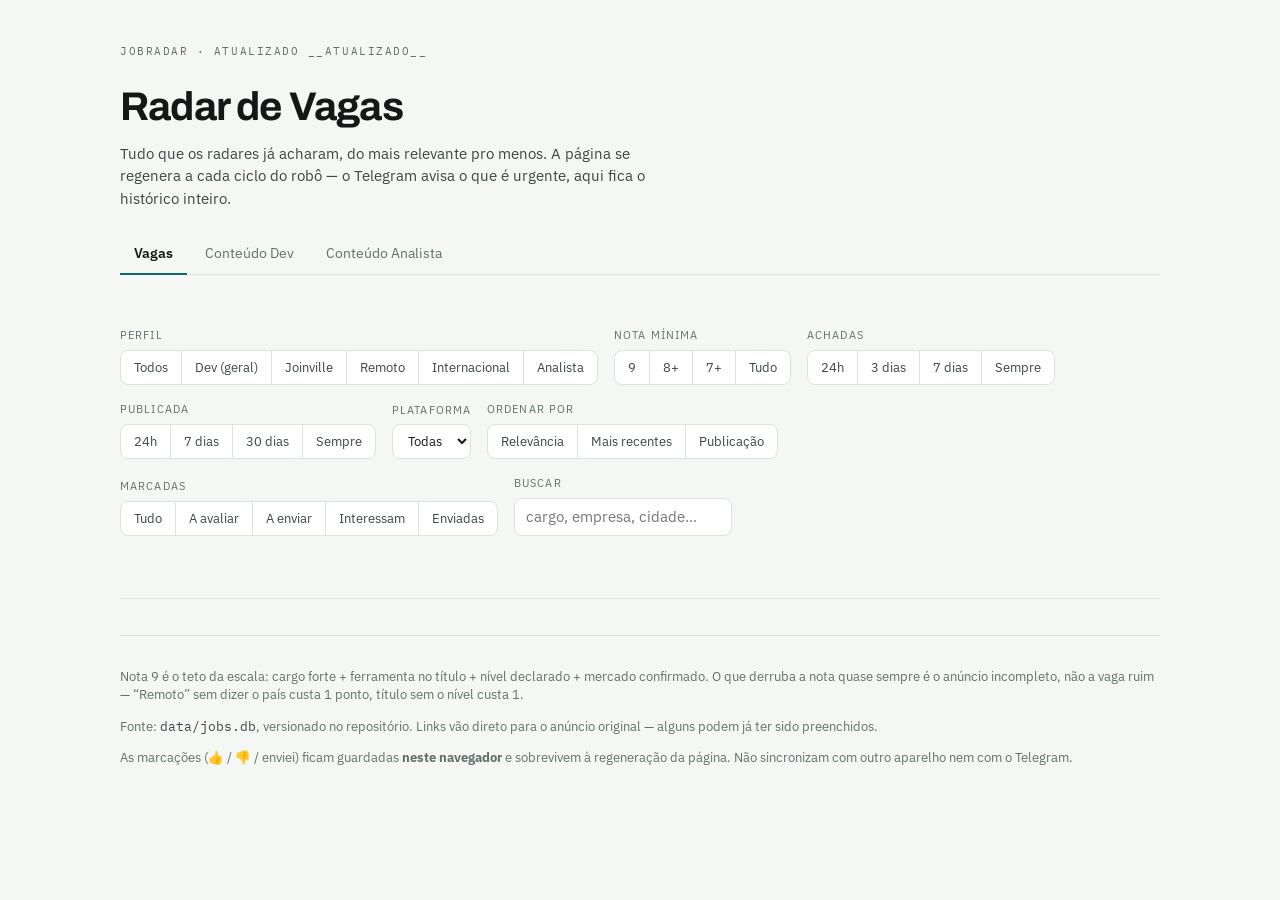
<file: web/template.html>
<!doctype html>
<html lang="pt-BR">
<head>
<meta charset="utf-8">
<meta name="viewport" content="width=device-width, initial-scale=1">
<!-- A página é servida pelo GitHub Pages de um repositório público: quem
     tem o link entra, e não existe versão com senha fora do Enterprise.
     O que dá pra impedir é ela ser ENCONTRADA por quem não tem o link.
     noindex tira dos buscadores; noarchive impede cópia em cache; nofollow
     evita que os links de vaga daqui virem rastro pra cá. robots.txt não
     serviria: em project page o arquivo lido é o da raiz do domínio
     (brgomesz.github.io/robots.txt), fora do controle deste repositório. -->
<meta name="robots" content="noindex, nofollow, noarchive">
<meta name="referrer" content="no-referrer">
<title>Radar de Vagas</title>
<link rel="preconnect" href="https://fonts.googleapis.com">
<link rel="preconnect" href="https://fonts.gstatic.com" crossorigin>
<link rel="stylesheet" href="https://fonts.googleapis.com/css2?family=Archivo:wght@500;600;700&family=IBM+Plex+Mono:wght@400;500;600&family=IBM+Plex+Sans:wght@400;500;600&display=swap">
<style>
:root{
  --ground:#F5F7F4; --surface:#FFFFFF; --surface-2:#EFF2EE;
  --ink:#141917; --ink-2:#3C4644; --muted:#61706C; --line:#DCE2DD;
  --dev:#0C6B63; --dev-soft:#E2F0EE;
  --adm:#9A5716; --adm-soft:#F6EBDE;
  --ana:#5B3F8C; --ana-soft:#EDE7F6;
  --hot:#164E45; --shadow:0 1px 2px rgba(20,25,23,.06),0 8px 24px rgba(20,25,23,.05);
}
@media (prefers-color-scheme:dark){
  :root:not([data-theme="light"]){
    --ground:#0E1312; --surface:#161C1A; --surface-2:#1D2523;
    --ink:#E9EFEC; --ink-2:#C2CDC9; --muted:#8FA09B; --line:#27302E;
    --dev:#4FB0A5; --dev-soft:#12312D;
    --adm:#D89950; --adm-soft:#33240F;
    --ana:#B39DDB; --ana-soft:#271E38;
    --hot:#7FD4C7; --shadow:0 1px 2px rgba(0,0,0,.4),0 8px 24px rgba(0,0,0,.3);
  }
}
:root[data-theme="dark"]{
  --ground:#0E1312; --surface:#161C1A; --surface-2:#1D2523;
  --ink:#E9EFEC; --ink-2:#C2CDC9; --muted:#8FA09B; --line:#27302E;
  --dev:#4FB0A5; --dev-soft:#12312D;
  --adm:#D89950; --adm-soft:#33240F;
  --ana:#B39DDB; --ana-soft:#271E38;
  --hot:#7FD4C7; --shadow:0 1px 2px rgba(0,0,0,.4),0 8px 24px rgba(0,0,0,.3);
}
*{box-sizing:border-box}
body{
  margin:0; background:var(--ground); color:var(--ink);
  font-family:"IBM Plex Sans",system-ui,-apple-system,"Segoe UI",sans-serif;
  font-size:15px; line-height:1.5; -webkit-font-smoothing:antialiased;
}
.wrap{max-width:1080px; margin:0 auto; padding:32px 20px 72px}
header{display:flex; flex-direction:column; gap:6px; margin-bottom:24px}
.eyebrow{
  font-family:"IBM Plex Mono",ui-monospace,monospace; font-size:11px; letter-spacing:.14em;
  text-transform:uppercase; color:var(--muted);
}
h1{
  font-family:Archivo,system-ui,sans-serif; font-weight:700; font-size:clamp(28px,4.5vw,40px);
  letter-spacing:-.02em; margin:0; text-wrap:balance;
}
.sub{color:var(--ink-2); max-width:62ch; margin:0}
.stats{display:flex; flex-wrap:wrap; gap:10px; margin:22px 0 18px}
.stat{
  background:var(--surface); border:1px solid var(--line); border-radius:10px;
  padding:10px 14px; display:flex; flex-direction:column; gap:2px; min-width:104px;
}
.stat b{
  font-family:"IBM Plex Mono",monospace; font-size:20px; font-weight:600;
  font-variant-numeric:tabular-nums; line-height:1.1;
}
.stat span{font-size:11px; letter-spacing:.08em; text-transform:uppercase; color:var(--muted)}
.bar{
  position:sticky; top:0; z-index:5; background:var(--ground);
  padding:12px 0 14px; border-bottom:1px solid var(--line);
  display:flex; flex-wrap:wrap; gap:16px; align-items:flex-end;
}
.controles{display:flex; flex-wrap:wrap; gap:16px; align-items:flex-end}
/* O botão "Filtros" só existe no celular — no desktop os seis controles
   cabem na barra sem atrapalhar. */
.toggle{display:none}
.field{display:flex; flex-direction:column; gap:6px}
.field>span{font-size:11px; letter-spacing:.1em; text-transform:uppercase; color:var(--muted)}
.seg{display:flex; flex-wrap:wrap; border:1px solid var(--line); border-radius:8px; overflow:hidden; background:var(--surface)}
.seg button{
  appearance:none; border:0; background:transparent; color:var(--ink-2);
  font:inherit; font-size:13px; padding:7px 13px; cursor:pointer; white-space:nowrap;
}
.seg button+button{border-left:1px solid var(--line)}
.seg button[aria-pressed="true"]{background:var(--surface-2); color:var(--ink); font-weight:600}
.seg button:focus-visible{outline:2px solid var(--dev); outline-offset:-2px}
input[type=search]{
  font:inherit; padding:7px 11px; border-radius:8px; border:1px solid var(--line);
  background:var(--surface); color:var(--ink); min-width:210px;
}
select{
  font:inherit; font-size:13px; padding:7px 11px; border-radius:8px;
  border:1px solid var(--line); background:var(--surface); color:var(--ink);
  cursor:pointer;
}
select:focus-visible{outline:2px solid var(--dev); outline-offset:-1px}
input[type=search]:focus-visible{outline:2px solid var(--dev); outline-offset:-1px}
.count{margin-left:auto; font-family:"IBM Plex Mono",monospace; font-size:12px; color:var(--muted); padding-bottom:8px}
ol{list-style:none; margin:0; padding:0; display:flex; flex-direction:column; gap:8px}
li{
  background:var(--surface); border:1px solid var(--line); border-radius:10px;
  display:grid; grid-template-columns:52px 1fr auto; gap:0 16px; padding:13px 16px;
  align-items:start; box-shadow:var(--shadow);
}
li[hidden]{display:none}
.score{
  grid-row:1/3; font-family:"IBM Plex Mono",monospace; font-weight:600; font-size:18px;
  font-variant-numeric:tabular-nums; display:flex; flex-direction:column; align-items:center;
  gap:2px; padding-top:2px; color:var(--muted);
}
.score em{font-style:normal; font-size:9px; letter-spacing:.1em; text-transform:uppercase}
li[data-hot="1"] .score{color:var(--hot)}
.title{margin:0; font-size:15px; font-weight:600; line-height:1.35; text-wrap:balance}
.title a{color:var(--ink); text-decoration:none; background-image:linear-gradient(var(--line),var(--line));
  background-size:100% 1px; background-position:0 1.15em; background-repeat:no-repeat}
.title a:hover,.title a:focus-visible{color:var(--dev); background-image:linear-gradient(var(--dev),var(--dev))}
.meta{
  grid-column:2/4; display:flex; flex-wrap:wrap; gap:6px 14px; margin-top:5px;
  font-size:12.5px; color:var(--muted);
}
.meta b{color:var(--ink-2); font-weight:600}
.tag{
  grid-row:1; font-family:"IBM Plex Mono",monospace; font-size:10px; letter-spacing:.08em;
  text-transform:uppercase; padding:3px 8px; border-radius:999px; white-space:nowrap; align-self:start;
}
li[data-p^="dev"] .tag{background:var(--dev-soft); color:var(--dev)}
li[data-p="analista"] .tag{background:var(--ana-soft); color:var(--ana)}
.empty{padding:48px 8px; text-align:center; color:var(--muted)}
footer{margin-top:36px; padding-top:18px; border-top:1px solid var(--line); color:var(--muted); font-size:12.5px}
footer code{font-family:"IBM Plex Mono",monospace; color:var(--ink-2)}
@media (max-width:620px){
  li{grid-template-columns:44px 1fr; gap:0 12px}
  .tag{grid-column:2; grid-row:3; justify-self:start; margin-top:7px}
  .meta{grid-column:2}

  /* MEDIDO em celular: os seis controles empilhados ocupavam ~80% da tela
     e sobrava uma vaga e meia abaixo da dobra. No celular a barra vira um
     painel recolhido: fechada, ela é uma linha só (botão + contador) e a
     lista começa logo abaixo. */
  /* Antes da barra virar painel, o topo já gastava metade da tela: título
     grande, parágrafo de três linhas e seis cartões de número em três
     fileiras. No celular a página é ferramenta, não apresentação — o
     parágrafo sai e os números viram uma fileira só, que rola. */
  .wrap{padding:18px 16px 56px}
  header{gap:3px; margin-bottom:14px}
  .eyebrow{font-size:10px}
  .sub{display:none}
  .stats{flex-wrap:nowrap; overflow-x:auto; scrollbar-width:none; margin:0 0 12px; gap:8px}
  .stats::-webkit-scrollbar{display:none}
  .stat{flex:0 0 auto; min-width:0; padding:8px 12px; gap:1px}
  .stat b{font-size:17px}
  .stat span{font-size:10px}

  .bar{padding:10px 0; gap:10px; align-items:center}
  .toggle{
    display:inline-flex; align-items:center; gap:7px; appearance:none;
    font:inherit; font-size:13px; cursor:pointer; padding:8px 13px;
    border:1px solid var(--line); border-radius:8px;
    background:var(--surface); color:var(--ink-2);
  }
  .toggle::after{content:"▾"; font-size:11px; color:var(--muted)}
  .bar.aberta .toggle::after{content:"▴"}
  .toggle:focus-visible{outline:2px solid var(--dev); outline-offset:1px}
  .badge{
    background:var(--dev); color:var(--surface); border-radius:999px;
    font-size:11px; font-weight:600; min-width:17px; height:17px;
    display:inline-flex; align-items:center; justify-content:center; padding:0 5px;
  }
  /* Sem isto o badge aparece com "0": o atributo hidden do HTML vale
     display:none, mas a regra de classe acima é mais específica e ganha.
     Pego num print de celular, não pelo teste — o teste só perguntava se
     o elemento tinha o atributo, não se ele sumia da tela. */
  .badge[hidden]{display:none}
  .controles{display:none; width:100%; flex-direction:column; gap:11px}
  .bar.aberta .controles{display:flex}

  /* Cada grupo rola na horizontal em vez de quebrar linha: "Marcadas" tem
     cinco botões e sozinho comia duas linhas da tela. */
  .seg{flex-wrap:nowrap; overflow-x:auto; scrollbar-width:none}
  .seg::-webkit-scrollbar{display:none}
  .seg button{padding:7px 12px; font-size:13px}
  .field>span{font-size:10px}
  input[type=search]{width:100%; min-width:0}
  select{width:100%}
  .count{margin-left:auto; padding-bottom:0; white-space:nowrap}
  .limpar{width:100%; align-self:stretch}
  .marcas{gap:5px}
  .marca{padding:7px 10px; font-size:12px}
}
/* Marcações do usuário (👍 / 👎 / enviei) — ver ESTADO em script.
   Ficam no localStorage do navegador, chaveadas pelo LINK da vaga: o link é
   o que sobrevive à regeneração da página a cada ciclo (id de banco não
   aparece no HTML, e título/empresa mudam de grafia entre fontes). */
.marcas{grid-column:2/4; display:flex; gap:6px; align-items:center; margin-top:9px; flex-wrap:wrap}
.marca{
  appearance:none; font:inherit; font-size:12.5px; line-height:1; cursor:pointer;
  border:1px solid var(--line); background:var(--surface); color:var(--muted);
  border-radius:999px; padding:6px 11px; display:inline-flex; align-items:center; gap:6px;
}
.marca:hover{border-color:var(--muted); color:var(--ink-2)}
.marca:focus-visible{outline:2px solid var(--dev); outline-offset:1px}
.marca[aria-pressed="true"]{font-weight:600}
.marca.sim[aria-pressed="true"]{background:var(--dev-soft); border-color:var(--dev); color:var(--dev)}
.marca.nao[aria-pressed="true"]{background:var(--surface-2); border-color:var(--muted); color:var(--ink-2)}
.marca.enviei[aria-pressed="true"]{background:var(--adm-soft); border-color:var(--adm); color:var(--adm)}
/* Descartada continua na lista, mas recuada: some com um filtro, não com
   um delete — mudar de ideia sobre uma vaga é comum. */
li[data-interesse="nao"]{opacity:.5}
li[data-interesse="nao"]:hover,li[data-interesse="nao"]:focus-within{opacity:1}
li[data-interesse="sim"]{border-color:var(--dev)}
li[data-enviei="1"]{border-left:3px solid var(--adm); padding-left:14px}
@media (max-width:620px){ .marcas{grid-column:2} }
.limpar{
  appearance:none; font:inherit; font-size:12.5px; cursor:pointer; align-self:flex-end;
  border:1px solid var(--line); background:var(--surface); color:var(--muted);
  border-radius:8px; padding:7px 12px; margin-bottom:1px;
}
.limpar:hover{border-color:var(--muted); color:var(--ink-2)}
.limpar:focus-visible{outline:2px solid var(--dev); outline-offset:1px}
/* Abas: "Vagas" (a lista de sempre) e "Conteúdo Dev"/"Conteúdo Analista"
   (texto inteiro dos anúncios, pra levar pra uma análise). */
.subperfis{margin:0 0 14px}
.subperfis[hidden]{display:none}
.abas{display:flex; gap:4px; border-bottom:1px solid var(--line); margin:0 0 18px}
.abas button{
  appearance:none; border:0; background:transparent; font:inherit; font-size:14px;
  color:var(--muted); padding:9px 14px; cursor:pointer; border-bottom:2px solid transparent;
  margin-bottom:-1px;
}
.abas button[aria-selected="true"]{color:var(--ink); font-weight:600; border-bottom-color:var(--dev)}
.abas button:focus-visible{outline:2px solid var(--dev); outline-offset:-2px}
.acoes{display:flex; flex-wrap:wrap; gap:10px; align-items:center; margin:0 0 14px}
.btn{
  appearance:none; font:inherit; font-size:13px; cursor:pointer; text-decoration:none;
  border:1px solid var(--line); background:var(--surface); color:var(--ink-2);
  border-radius:8px; padding:8px 13px; display:inline-flex; align-items:center; gap:6px;
}
.btn:hover{border-color:var(--muted); color:var(--ink)}
.btn:focus-visible{outline:2px solid var(--dev); outline-offset:1px}
.btn.principal{background:var(--dev); border-color:var(--dev); color:var(--surface); font-weight:600}
.btn.principal:hover{color:var(--surface); opacity:.92}
.aviso{font-size:12.5px; color:var(--muted)}
.anuncios{display:flex; flex-direction:column; gap:8px}
.anuncio{background:var(--surface); border:1px solid var(--line); border-radius:10px; box-shadow:var(--shadow)}
.anuncio[hidden]{display:none}
.anuncio summary{cursor:pointer; padding:12px 16px; list-style:none; display:flex; flex-direction:column; gap:3px}
.anuncio summary::-webkit-details-marker{display:none}
.anuncio summary b{font-size:15px; font-weight:600; line-height:1.35}
.anuncio summary span{font-size:12.5px; color:var(--muted)}
.anuncio summary:focus-visible{outline:2px solid var(--dev); outline-offset:-2px; border-radius:10px}
.anuncio[open] summary{border-bottom:1px solid var(--line)}
.anuncio .corpo{padding:12px 16px 16px; font-size:14px; color:var(--ink-2); white-space:pre-wrap; overflow-wrap:anywhere}
.anuncio .corpo a{color:var(--dev)}
@media (max-width:620px){
  .acoes .btn{flex:1 1 auto; justify-content:center}
  #buscaConteudo{width:100%}
}
@media (prefers-reduced-motion:reduce){*{animation:none!important; transition:none!important}}
</style>
</head>
<body>
<div class="wrap">
<header>
  <p class="eyebrow">JobRadar &middot; atualizado __ATUALIZADO__</p>
  <h1>Radar de Vagas</h1>
  <p class="sub">Tudo que os radares já acharam, do mais relevante pro menos. A página se regenera a cada ciclo do robô — o Telegram avisa o que é urgente, aqui fica o histórico inteiro.</p>
</header>

<nav class="abas" role="tablist" aria-label="Seções">
  <button type="button" role="tab" id="tabVagas" aria-controls="abaVagas" aria-selected="true">Vagas</button>
  <button type="button" role="tab" id="tabConteudoDev" data-perfil="dev" aria-controls="abaConteudo" aria-selected="false">Conteúdo Dev</button>
  <button type="button" role="tab" id="tabConteudoAnalista" data-perfil="analista" aria-controls="abaConteudo" aria-selected="false">Conteúdo Analista</button>
</nav>

<section id="abaVagas" role="tabpanel" aria-labelledby="tabVagas">
<div class="stats" id="stats"></div>

<div class="bar" id="bar">
  <button type="button" class="toggle" id="toggleFiltros" aria-expanded="false">
    Filtros<span class="badge" id="badge" hidden></span>
  </button>
  <div class="controles" id="controles">
  <label class="field"><span>Perfil</span>
    <span class="seg" id="segPerfil">
      <button type="button" data-v="todos">Todos</button>
      <button type="button" data-v="dev">Dev (geral)</button>
      <button type="button" data-v="dev-joinville">Joinville</button>
      <button type="button" data-v="dev-remoto">Remoto</button>
      <button type="button" data-v="dev-intl">Internacional</button>
      <button type="button" data-v="analista">Analista</button>
    </span>
  </label>
  <label class="field"><span>Nota mínima</span>
    <span class="seg" id="segNota">
      <button type="button" data-v="9">9</button>
      <button type="button" data-v="8">8+</button>
      <button type="button" data-v="7">7+</button>
      <button type="button" data-v="0">Tudo</button>
    </span>
  </label>
  <label class="field"><span>Achadas</span>
    <span class="seg" id="segPeriodo">
      <button type="button" data-v="1">24h</button>
      <button type="button" data-v="3">3 dias</button>
      <button type="button" data-v="7">7 dias</button>
      <button type="button" data-v="0">Sempre</button>
    </span>
  </label>
  <label class="field"><span>Publicada</span>
    <span class="seg" id="segPublicada">
      <button type="button" data-v="1">24h</button>
      <button type="button" data-v="7">7 dias</button>
      <button type="button" data-v="30">30 dias</button>
      <button type="button" data-v="0">Sempre</button>
    </span>
  </label>
  <label class="field"><span>Plataforma</span>
    <select id="selPlataforma">
      <option value="todas">Todas</option>
    </select>
  </label>
  <label class="field"><span>Ordenar por</span>
    <span class="seg" id="segOrdem">
      <button type="button" data-v="relevancia">Relevância</button>
      <button type="button" data-v="recentes">Mais recentes</button>
      <button type="button" data-v="publicacao">Publicação</button>
    </span>
  </label>
  <label class="field"><span>Marcadas</span>
    <span class="seg" id="segMarca">
      <button type="button" data-v="tudo">Tudo</button>
      <button type="button" data-v="pendente">A avaliar</button>
      <button type="button" data-v="a-enviar">A enviar</button>
      <button type="button" data-v="sim">Interessam</button>
      <button type="button" data-v="enviei">Enviadas</button>
    </span>
  </label>
  <label class="field"><span>Buscar</span>
    <input type="search" id="busca" placeholder="cargo, empresa, cidade…" autocomplete="off">
  </label>
  </div>
  <p class="count" id="count"></p>
  <button type="button" id="limpar" class="limpar" hidden>Limpar filtros</button>
</div>

<ol id="lista"></ol>
<p class="empty" id="vazio" hidden>Nenhuma vaga com esses filtros. Tente ampliar o período ou baixar a nota mínima.</p>
</section>

<section id="abaConteudo" role="tabpanel" hidden>
  <!-- Só na família dev: o perfil original (Geral = tudo) e os três que o
       dividem. Cada opção carrega o próprio conteudo-<perfil>.txt. -->
  <div class="field subperfis" id="subperfisDev" hidden>
    <span>Perfil</span>
    <span class="seg" id="segConteudoDev">
      <button type="button" data-v="dev" title="O perfil dev atual: tudo junto (Joinville + remoto + internacional)">Geral</button>
      <button type="button" data-v="dev-joinville" title="Presencial ou híbrido, só em Joinville">Joinville</button>
      <button type="button" data-v="dev-remoto" title="Remoto, empresa brasileira">Remoto</button>
      <button type="button" data-v="dev-intl" title="Remoto, vaga em inglês / empresa de fora">Internacional</button>
    </span>
  </div>
  <p class="sub">O anúncio inteiro de cada vaga <span id="nomeConteudo">Dev</span> que o radar guardou — descrição, requisitos, diferenciais, benefícios — num texto corrido só, pronto pra colar numa IA e ver o que o mercado está pedindo. O robô abre os anúncios aos poucos, a cada ciclo, então o histórico antigo vai entrando ao longo dos próximos dias.</p>
  <div class="stats" id="statsConteudo"></div>
  <div class="acoes">
    <button type="button" class="btn principal" id="copiarConteudo" disabled>Copiar tudo</button>
    <a class="btn" id="baixarConteudo" href="conteudo-dev.txt" download="conteudo-vagas-dev.txt">Baixar .txt</a>
    <a class="btn" id="abrirConteudo" href="conteudo-dev.txt" target="_blank" rel="noopener">Abrir o arquivo</a>
    <input type="search" id="buscaConteudo" placeholder="filtrar: node, aws, inglês…" autocomplete="off">
    <span class="aviso" id="avisoConteudo" role="status"></span>
  </div>
  <div class="anuncios" id="anuncios"></div>
  <p class="empty" id="vazioConteudo" hidden></p>
</section>

<footer>
  <p>Nota 9 é o teto da escala: cargo forte + ferramenta no título + nível declarado + mercado confirmado. O que derruba a nota quase sempre é o anúncio incompleto, não a vaga ruim — “Remoto” sem dizer o país custa 1 ponto, título sem o nível custa 1.</p>
  <p>Fonte: <code>data/jobs.db</code>, versionado no repositório. Links vão direto para o anúncio original — alguns podem já ter sido preenchidos.</p>
  <p>As marcações (👍 / 👎 / enviei) ficam guardadas <b>neste navegador</b> e sobrevivem à regeneração da página. Não sincronizam com outro aparelho nem com o Telegram.</p>
</footer>
</div>

<script>
const VAGAS = __DADOS__;
const $ = (id) => document.getElementById(id);
const NOMES = {
  dev: "Dev", "dev-joinville": "Dev · Joinville", "dev-remoto": "Dev · Remoto",
  "dev-intl": "Dev · Internacional", analista: "Analista",
};
// Nome no filtro e nas abas, onde "dev" é a família inteira.
const NOMES_FILTRO = Object.assign({}, NOMES, { dev: "Dev (geral)" });
// "Dev (geral)" junta a família toda (o perfil dev original e os três que
// o dividem); o resto é exato.
const doFiltro = (p, filtro) => filtro === "todos" || p === filtro || (filtro === "dev" && p.startsWith("dev-"));
const esc = (s) => String(s).replace(/[&<>"]/g, (c) => ({ "&": "&amp;", "<": "&lt;", ">": "&gt;", '"': "&quot;" }[c]));

// --- Marcações do usuário -------------------------------------------------
// Guardadas por LINK da vaga, não por posição na lista: a página é
// regenerada inteira a cada ciclo e a ordem muda quando entra vaga nova.
// { "<link>": { i: "sim"|"nao"|null, e: true|false } }
const CHAVE_MARCAS = "jobradar-marcas";
const CHAVE_FILTROS = "jobradar-filtros";

function lerJSON(chave, padrao) {
  try {
    const bruto = localStorage.getItem(chave);
    return bruto ? JSON.parse(bruto) : padrao;
  } catch (e) {
    return padrao;  // aba anônima, site data bloqueado: segue sem lembrar
  }
}
function gravarJSON(chave, valor) {
  try { localStorage.setItem(chave, JSON.stringify(valor)); } catch (e) { /* ok */ }
}

const marcas = lerJSON(CHAVE_MARCAS, {});
// Padrão: nota 8+, tudo que já foi achado, ordenado por relevância. É o
// mesmo corte que o Telegram usa pra notificar, então a página abre
// mostrando exatamente o que valeria um alerta.
const PADRAO = {
  perfil: "todos", nota: 8, marca: "tudo", periodo: "0",
  publicada: "0", plataforma: "todas", ordem: "relevancia", busca: "",
};
const estado = Object.assign({}, PADRAO, lerJSON(CHAVE_FILTROS, null) || {});
// Filtro salvo num perfil que saiu da página (admin e agro, removidos em
// nov/2026) abriria a lista vazia sem explicação: volta pra "Todos".
if (estado.perfil !== "todos" && !NOMES[estado.perfil]) estado.perfil = "todos";

const marcaDe = (link) => marcas[link] || { i: null, e: false };

function marcarInteresse(link, valor) {
  const m = marcaDe(link);
  // Clicar de novo no mesmo botão desmarca — sem isso não há como desfazer
  // um 👎 dado por engano a não ser marcando 👍, que é outra afirmação.
  m.i = m.i === valor ? null : valor;
  marcas[link] = m;
  gravarJSON(CHAVE_MARCAS, marcas);
}
function marcarEnviei(link) {
  const m = marcaDe(link);
  m.e = !m.e;
  marcas[link] = m;
  gravarJSON(CHAVE_MARCAS, marcas);
}

// --- Render ---------------------------------------------------------------
$("lista").innerHTML = VAGAS.map((v) => {
  // "achada" é quando a vaga entrou no NOSSO banco; "publicada" é o que a
  // fonte anuncia. Rotuladas porque juntas e sem rótulo viravam duas datas
  // soltas na mesma linha, impossíveis de distinguir.
  const meta = [
    `<b>${esc(v.e)}</b>`,
    esc(v.l),
    v.m ? esc(v.m) : "",
    esc(v.s),
    v.d ? `achada ${esc(v.d)}` : "",
    v.pub ? `publicada ${esc(v.pub)}` : "",
  ].filter(Boolean).join("</span><span>");
  const link = esc(v.u);
  return `<li data-p="${v.p}" data-r="${v.r}" data-hot="${v.r >= 8 ? 1 : 0}" data-link="${link}"
    data-ts="${v.ts || 0}" data-pts="${v.pts || 0}" data-site="${esc(v.s)}"
    data-busca="${esc((v.t + " " + v.e + " " + v.l).toLowerCase())}">
    <span class="score">${v.r}<em>nota</em></span>
    <p class="title"><a href="${link}" target="_blank" rel="noopener noreferrer">${esc(v.t)}</a></p>
    <span class="tag">${NOMES[v.p]}</span>
    <p class="meta"><span>${meta}</span></p>
    <div class="marcas">
      <button type="button" class="marca sim" data-acao="sim">👍 Interessa</button>
      <button type="button" class="marca nao" data-acao="nao">👎 Não interessa</button>
      <button type="button" class="marca enviei" data-acao="enviei">✓ Enviei currículo</button>
    </div>
  </li>`;
}).join("");

const itens = Array.from(document.querySelectorAll("#lista li"));

// A lista de plataformas sai dos DADOS, não de uma constante: fonte nova
// que entre no radar aparece aqui sozinha, sem precisar mexer no template.
const PLATAFORMAS = [...new Set(VAGAS.map((v) => v.s).filter(Boolean))].sort();
$("selPlataforma").insertAdjacentHTML(
  "beforeend",
  PLATAFORMAS.map((s) => {
    const n = VAGAS.filter((v) => v.s === s).length;
    return `<option value="${esc(s)}">${esc(s)} (${n})</option>`;
  }).join("")
);

// Duas ordens fixas, calculadas uma vez. "Relevância" é a ordem que veio
// do servidor (nota desc, empate desempatado pela mais recente); trocar de
// ordenação só re-anexa os mesmos nós, sem recriar HTML.
const ORDENS = {
  relevancia: itens.slice(),
  recentes: itens.slice().sort((a, b) => Number(b.dataset.ts) - Number(a.dataset.ts)),
  // Por data do ANÚNCIO. Vaga sem data legível vai pro fim, não pro topo:
  // pts 0 ordenaria como 1970 em ordem crescente e como "mais nova" aqui.
  publicacao: itens.slice().sort((a, b) => (Number(b.dataset.pts) || 0) - (Number(a.dataset.pts) || 0)),
};
let ordemAplicada = null;

function ordenar() {
  if (ordemAplicada === estado.ordem) return;
  const frag = document.createDocumentFragment();
  for (const li of ORDENS[estado.ordem] || ORDENS.relevancia) frag.appendChild(li);
  $("lista").appendChild(frag);
  ordemAplicada = estado.ordem;
}

// Corte do filtro "Achadas": epoch em segundos, ou null pra "Sempre".
// Vaga sem data legível (ts 0) fica de fora de qualquer janela — dizer
// que ela é das últimas 24h seria inventar.
function corteDeJanela(dias) {
  const n = Number(dias);
  if (!n) return null;
  return Math.floor(Date.now() / 1000) - n * 86400;
}

function pintarMarcas(li) {
  const m = marcaDe(li.dataset.link);
  li.dataset.interesse = m.i || "";
  li.dataset.enviei = m.e ? "1" : "";
  for (const b of li.querySelectorAll(".marca")) {
    const ativo = b.dataset.acao === "enviei" ? m.e : m.i === b.dataset.acao;
    b.setAttribute("aria-pressed", String(ativo));
  }
}
itens.forEach(pintarMarcas);

function pintarSegmento(id, valor) {
  for (const b of $(id).children) b.setAttribute("aria-pressed", String(b.dataset.v === valor));
}

function passaMarca(li) {
  const m = marcaDe(li.dataset.link);
  // "A enviar" é a fila de trabalho: você já disse que interessa e ainda
  // não mandou currículo. É o único filtro daqui que combina os dois
  // marcadores, e o mais usado no dia a dia -- por isso fica antes de
  // "Interessam", que inclui as já enviadas.
  if (estado.marca === "a-enviar") return m.i === "sim" && !m.e;
  if (estado.marca === "sim") return m.i === "sim";
  if (estado.marca === "enviei") return m.e === true;
  // "A avaliar": o que ainda não recebeu nenhuma decisão sua.
  if (estado.marca === "pendente") return !m.i && !m.e;
  return true;
}

// Link -> perfil, pra contar marcação por perfil. As marcações são
// guardadas só por link (é o que sobrevive à regeneração da página), então
// sozinhas elas não sabem de quem é a vaga.
const PERFIL_DO_LINK = Object.fromEntries(VAGAS.map((v) => [v.u, v.p]));

function contarStats() {
  // Com um perfil selecionado, TODOS os números passam a ser daquele
  // perfil. Misturar "vagas do Dev" com "interessam de todo mundo" no
  // mesmo painel dava um número que não respondia pergunta nenhuma.
  const doPerfil = (p) => p !== undefined && doFiltro(p, estado.perfil);
  const vagas = VAGAS.filter((v) => doPerfil(v.p));
  const marcadas = Object.entries(marcas)
    .filter(([link]) => doPerfil(PERFIL_DO_LINK[link]))
    .map(([, m]) => m);

  $("stats").innerHTML = [
    [estado.perfil === "todos" ? "Vagas guardadas" : `Vagas · ${NOMES_FILTRO[estado.perfil]}`, vagas.length],
    ["Nota 8+", vagas.filter((v) => v.r >= 8).length],
    ["A enviar", marcadas.filter((m) => m.i === "sim" && !m.e).length],
    ["Interessam", marcadas.filter((m) => m.i === "sim").length],
    ["Currículo enviado", marcadas.filter((m) => m.e).length],
    ["Descartadas", marcadas.filter((m) => m.i === "nao").length],
  ].map(([rot, n]) => `<div class="stat"><b>${n}</b><span>${rot}</span></div>`).join("");
}

function aplicar() {
  const termo = estado.busca.trim().toLowerCase();
  const corte = corteDeJanela(estado.periodo);
  const cortePub = corteDeJanela(estado.publicada);
  ordenar();
  let visiveis = 0;
  for (const li of itens) {
    const ts = Number(li.dataset.ts);
    const pts = Number(li.dataset.pts);
    const ok =
      doFiltro(li.dataset.p, estado.perfil) &&
      Number(li.dataset.r) >= estado.nota &&
      (corte === null || (ts > 0 && ts >= corte)) &&
      // Vaga sem data de publicação legível (pts 0) fica fora de qualquer
      // janela — mesma regra de "Achadas". São 9 em 2065 hoje.
      (cortePub === null || (pts > 0 && pts >= cortePub)) &&
      (estado.plataforma === "todas" || li.dataset.site === estado.plataforma) &&
      passaMarca(li) &&
      (!termo || li.dataset.busca.includes(termo));
    li.hidden = !ok;
    if (ok) visiveis++;
  }
  $("count").textContent = `${visiveis} de ${VAGAS.length} vagas`;
  $("vazio").hidden = visiveis > 0;
  pintarSegmento("segPerfil", estado.perfil);
  pintarSegmento("segNota", String(estado.nota));
  pintarSegmento("segMarca", estado.marca);
  pintarSegmento("segPeriodo", estado.periodo);
  pintarSegmento("segOrdem", estado.ordem);
  pintarSegmento("segPublicada", estado.publicada);
  $("selPlataforma").value = estado.plataforma;
  // O botão só aparece quando há o que limpar: com seis controles na
  // barra, é fácil esquecer um filtro ligado e achar que a lista secou.
  const alterados = Object.keys(PADRAO).filter((k) => estado[k] !== PADRAO[k]).length;
  $("limpar").hidden = alterados === 0;
  // No celular a barra fica FECHADA por padrão, então o badge é a única
  // pista de que existe filtro ligado escondido ali dentro.
  $("badge").hidden = alterados === 0;
  $("badge").textContent = String(alterados);
  contarStats();
  gravarJSON(CHAVE_FILTROS, estado);
}

// --- Eventos --------------------------------------------------------------
// Delegação: os botões nascem no innerHTML acima e são centenas — um listener
// só na lista, em vez de um por botão.
$("lista").addEventListener("click", (ev) => {
  const b = ev.target.closest(".marca"); if (!b) return;
  const li = b.closest("li");
  const link = li.dataset.link;
  if (b.dataset.acao === "enviei") marcarEnviei(link); else marcarInteresse(link, b.dataset.acao);
  pintarMarcas(li);
  // Só re-filtra quando a marcação pode esconder a linha; senão a vaga
  // sumiria debaixo do dedo no filtro "Tudo", que não é o que se espera.
  if (estado.marca !== "tudo") aplicar(); else contarStats();
});

$("segPerfil").addEventListener("click", (ev) => {
  const b = ev.target.closest("button"); if (!b) return;
  estado.perfil = b.dataset.v; aplicar();
});
$("segNota").addEventListener("click", (ev) => {
  const b = ev.target.closest("button"); if (!b) return;
  estado.nota = Number(b.dataset.v); aplicar();
});
$("segMarca").addEventListener("click", (ev) => {
  const b = ev.target.closest("button"); if (!b) return;
  estado.marca = b.dataset.v; aplicar();
});
$("segPeriodo").addEventListener("click", (ev) => {
  const b = ev.target.closest("button"); if (!b) return;
  estado.periodo = b.dataset.v; aplicar();
});
$("segOrdem").addEventListener("click", (ev) => {
  const b = ev.target.closest("button"); if (!b) return;
  estado.ordem = b.dataset.v; aplicar();
});
$("toggleFiltros").addEventListener("click", () => {
  const aberta = $("bar").classList.toggle("aberta");
  $("toggleFiltros").setAttribute("aria-expanded", String(aberta));
});
$("segPublicada").addEventListener("click", (ev) => {
  const b = ev.target.closest("button"); if (!b) return;
  estado.publicada = b.dataset.v; aplicar();
});
$("selPlataforma").addEventListener("change", (ev) => {
  estado.plataforma = ev.target.value; aplicar();
});
$("limpar").addEventListener("click", () => {
  Object.assign(estado, PADRAO);
  $("busca").value = "";
  $("selPlataforma").value = PADRAO.plataforma;
  aplicar();
});
$("busca").addEventListener("input", (ev) => { estado.busca = ev.target.value; aplicar(); });
$("busca").value = estado.busca;
aplicar();

// --- Abas "Conteúdo Dev" / "Conteúdo Analista" ---------------------------
// Um painel só, que troca de perfil. O texto de cada perfil vive em
// conteudo-<perfil>.txt (gerado junto com esta página, ver web/gerar.py) e
// só é baixado quando a aba abre: são centenas de KB que quem só olha a
// lista de vagas nunca usa. A lista é montada dividindo o arquivo pela
// linha "===== VAGA n de N =====" — o mesmo SEPARADOR_VAGA do gerador.
const CONTEUDO = __CONTEUDO__;  // { perfil: { total, capturadas, removidas, pendentes } }
const SEPARADOR = /^===== VAGA \d+ de \d+ =====$/m;
const DICA_DEV = "filtrar: node, aws, inglês…";
const DICA_BUSCA = {
  dev: DICA_DEV, "dev-joinville": DICA_DEV, "dev-remoto": DICA_DEV, "dev-intl": DICA_DEV,
  analista: "filtrar: excel, sap, power bi…",
};
const PERFIS_CONTEUDO = ["dev", "dev-joinville", "dev-remoto", "dev-intl", "analista"];
// Aba (botão) de cada opção: as quatro dev vivem dentro de "Conteúdo Dev".
const abaDe = (perfil) => (perfil.startsWith("dev") ? "dev" : perfil);
// Última opção dev escolhida, pra "Conteúdo Dev" reabrir nela.
let ultimoDev = "dev";
const carregados = {};  // perfil -> { cabecalho, anuncios: [{ bruto, busca, el }] } | "carregando"
let perfilConteudo = null;

function montarAnuncio(bruto) {
  const [cab, ...resto] = bruto.split("\n--- Anúncio ---\n");
  const campos = {};
  for (const linha of cab.split("\n")) {
    const i = linha.indexOf(": ");
    if (i > 0) campos[linha.slice(0, i)] = linha.slice(i + 2);
  }
  const det = document.createElement("details");
  det.className = "anuncio";
  const link = campos["Link"] || "";
  det.innerHTML = `<summary><b>${esc(campos["Título"] || "—")}</b>
    <span>${esc(campos["Empresa"] || "—")} · ${esc(campos["Local"] || "—")} · ${esc(campos["Fonte"] || "")}</span></summary>
    <div class="corpo">${link ? `<a href="${esc(link)}" target="_blank" rel="noopener noreferrer">Abrir anúncio original</a>\n\n` : ""}${esc(resto.join("\n--- Anúncio ---\n").trim())}</div>`;
  return { bruto: bruto.trim(), busca: bruto.toLowerCase(), el: det };
}

const atual = () => {
  const c = carregados[perfilConteudo];
  return c && c !== "carregando" ? c : null;
};

function filtrarConteudo() {
  const c = atual();
  if (!c) return;
  const termo = $("buscaConteudo").value.trim().toLowerCase();
  let n = 0;
  for (const a of c.anuncios) {
    a.el.hidden = !!termo && !a.busca.includes(termo);
    if (!a.el.hidden) n++;
  }
  $("copiarConteudo").textContent = termo ? `Copiar ${n} filtrada(s)` : `Copiar tudo (${n})`;
  $("copiarConteudo").disabled = n === 0;
  $("vazioConteudo").hidden = n > 0;
  $("vazioConteudo").textContent = c.anuncios.length
    ? "Nenhum anúncio tem esse termo."
    : "Nenhum anúncio capturado ainda — o robô começa a abrir as vagas no próximo ciclo.";
}

function exibirConteudo() {
  const c = atual();
  const frag = document.createDocumentFragment();
  if (c) for (const a of c.anuncios) frag.appendChild(a.el);
  $("anuncios").replaceChildren(frag);
  filtrarConteudo();
}

function carregarConteudo(perfil) {
  if (carregados[perfil]) return;
  carregados[perfil] = "carregando";
  $("avisoConteudo").textContent = "Carregando…";
  fetch(`conteudo-${perfil}.txt`, { cache: "no-cache" })
    .then((r) => { if (!r.ok) throw new Error(r.status); return r.text(); })
    .then((texto) => {
      const partes = texto.split(SEPARADOR);
      const cabecalho = partes.shift().trim();
      carregados[perfil] = { cabecalho, anuncios: partes.filter((p) => p.trim()).map(montarAnuncio) };
      if (perfil === perfilConteudo) { $("avisoConteudo").textContent = ""; exibirConteudo(); }
    })
    .catch(() => {
      delete carregados[perfil];
      if (perfil === perfilConteudo) $("avisoConteudo").textContent = "Não deu pra carregar o texto aqui — use “Abrir o arquivo”.";
    });
}

function selecionarPerfilConteudo(perfil) {
  perfilConteudo = perfil;
  const nome = NOMES_FILTRO[perfil];
  const ehDev = abaDe(perfil) === "dev";
  if (ehDev) ultimoDev = perfil;
  $("subperfisDev").hidden = !ehDev;
  pintarSegmento("segConteudoDev", perfil);
  const arquivo = `conteudo-${perfil}.txt`;
  const cont = CONTEUDO[perfil] || { total: 0, capturadas: 0, removidas: 0, pendentes: 0 };
  $("nomeConteudo").textContent = nome;
  $("baixarConteudo").href = arquivo;
  $("baixarConteudo").download = `conteudo-vagas-${perfil}.txt`;
  $("abrirConteudo").href = arquivo;
  $("buscaConteudo").value = "";
  $("buscaConteudo").placeholder = DICA_BUSCA[perfil] || "filtrar…";
  $("copiarConteudo").textContent = "Copiar tudo";
  $("copiarConteudo").disabled = true;
  $("vazioConteudo").hidden = true;
  $("avisoConteudo").textContent = carregados[perfil] === "carregando" ? "Carregando…" : "";
  $("statsConteudo").innerHTML = [
    ["Com anúncio", cont.capturadas],
    ["Na fila", cont.pendentes],
    ["Removidas na fonte", cont.removidas],
    [`Vagas ${nome}`, cont.total],
  ].map(([rot, n]) => `<div class="stat"><b>${n}</b><span>${rot}</span></div>`).join("");
  exibirConteudo();
  carregarConteudo(perfil);
}

function textoParaCopiar() {
  const c = atual();
  const visiveis = c.anuncios.filter((a) => !a.el.hidden);
  return [c.cabecalho, ...visiveis.map((a, i) => `===== VAGA ${i + 1} de ${visiveis.length} =====\n${a.bruto}`)]
    .join("\n\n\n");
}

$("copiarConteudo").addEventListener("click", () => {
  const texto = textoParaCopiar();
  const ok = () => { $("avisoConteudo").textContent = "Copiado."; };
  const reserva = () => {
    // Clipboard API exige contexto seguro e permissão; sem ela, cai no
    // jeito antigo (textarea + execCommand), que ainda funciona em celular.
    const ta = document.createElement("textarea");
    ta.value = texto; document.body.appendChild(ta); ta.select();
    try { document.execCommand("copy"); ok(); } catch (e) { $("avisoConteudo").textContent = "Não deu pra copiar — use “Baixar .txt”."; }
    ta.remove();
  };
  if (navigator.clipboard && navigator.clipboard.writeText) navigator.clipboard.writeText(texto).then(ok, reserva);
  else reserva();
});
$("buscaConteudo").addEventListener("input", filtrarConteudo);

// Opção escolhida fica no endereço (#conteudo-dev, #conteudo-dev-remoto,
// #conteudo-analista...), pra dar pra mandar o link direto pra ela.
const ABAS_CONTEUDO = Array.from(document.querySelectorAll("[data-perfil]"));
function mostrarAba(perfil) {
  $("abaVagas").hidden = !!perfil;
  $("abaConteudo").hidden = !perfil;
  $("tabVagas").setAttribute("aria-selected", String(!perfil));
  const aba = perfil ? abaDe(perfil) : null;
  for (const t of ABAS_CONTEUDO) t.setAttribute("aria-selected", String(t.dataset.perfil === aba));
  if (perfil) {
    $("abaConteudo").setAttribute("aria-labelledby", ABAS_CONTEUDO.find((t) => t.dataset.perfil === aba).id);
    selecionarPerfilConteudo(perfil);
  }
}
function abrirConteudo(perfil) {
  history.replaceState(null, "", `#conteudo-${perfil}`);
  mostrarAba(perfil);
}
$("tabVagas").addEventListener("click", () => { history.replaceState(null, "", location.pathname + location.search); mostrarAba(null); });
for (const t of ABAS_CONTEUDO) {
  t.addEventListener("click", () => abrirConteudo(t.dataset.perfil === "dev" ? ultimoDev : t.dataset.perfil));
}
$("segConteudoDev").addEventListener("click", (ev) => {
  const b = ev.target.closest("button"); if (!b) return;
  abrirConteudo(b.dataset.v);
});
const doEndereco = location.hash.replace("#conteudo-", "");
mostrarAba(PERFIS_CONTEUDO.includes(doEndereco) ? doEndereco : null);
</script>
</body>
</html>
</file>
